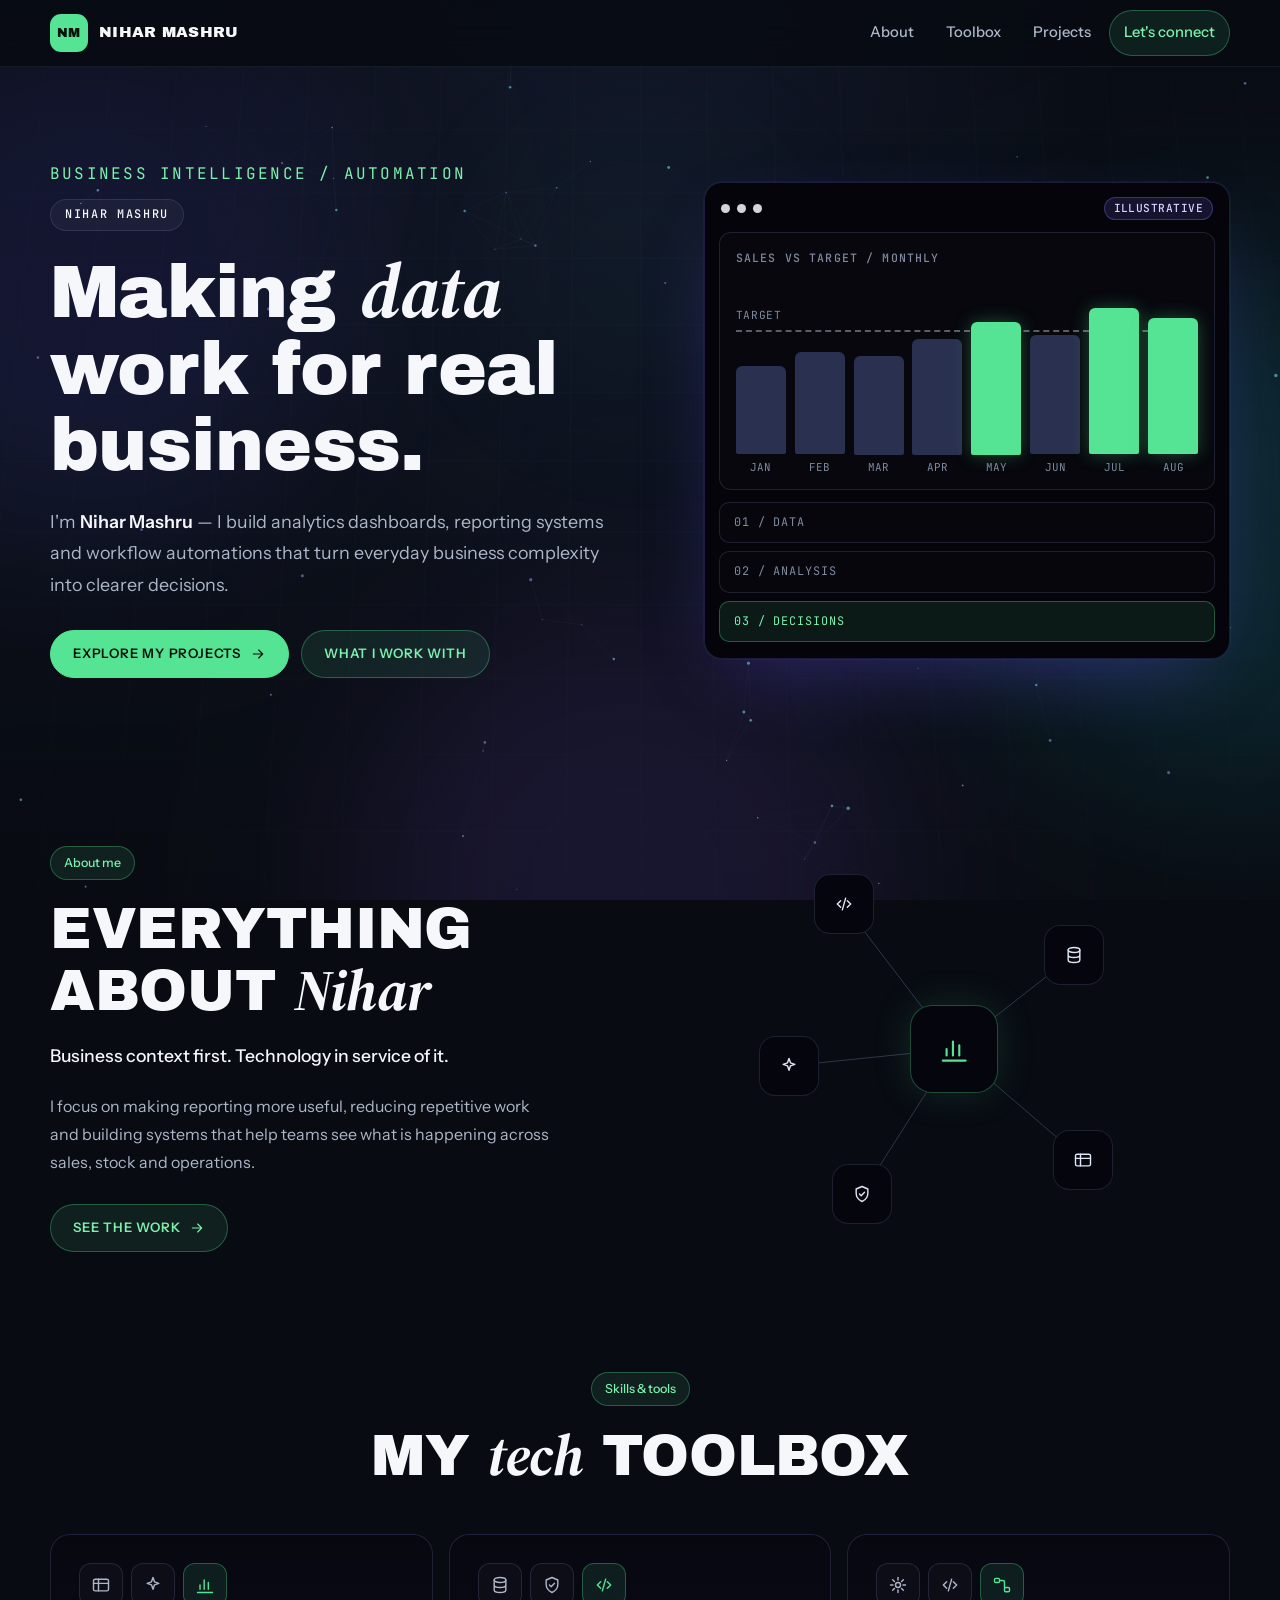
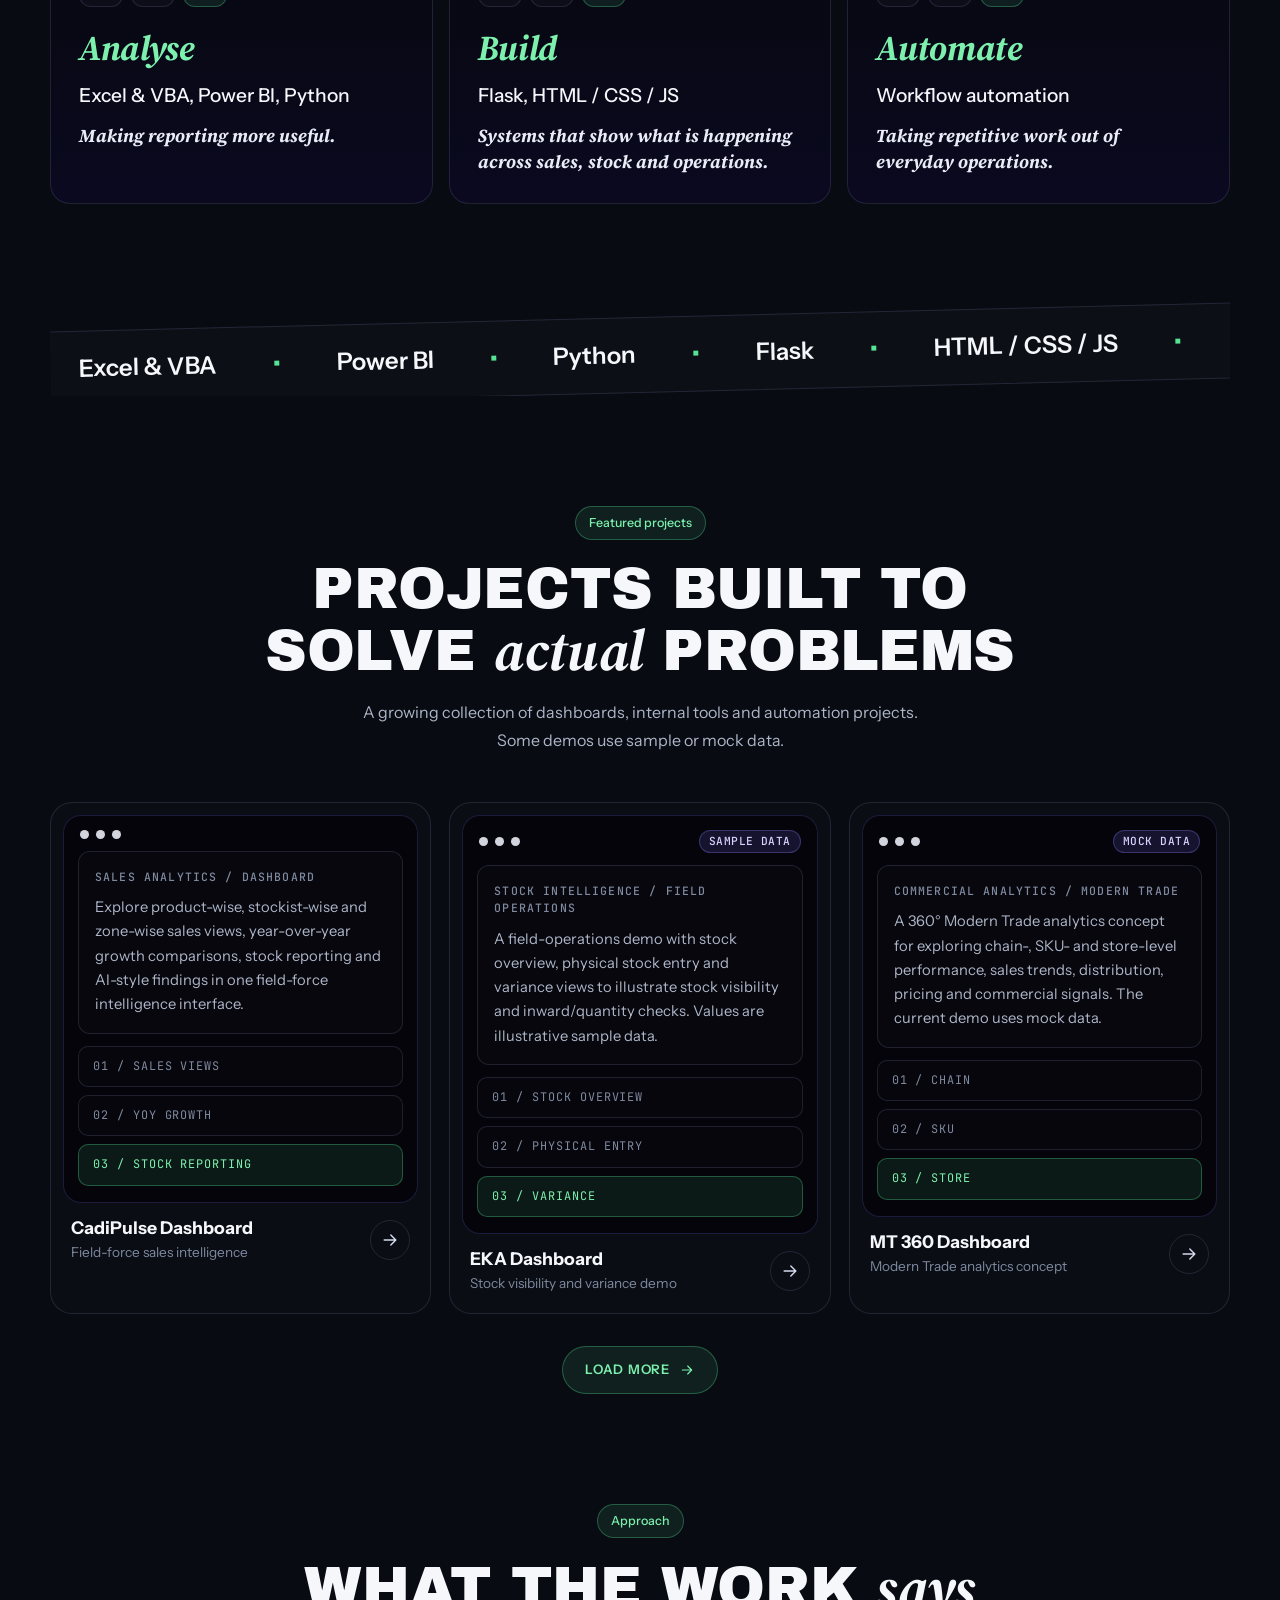
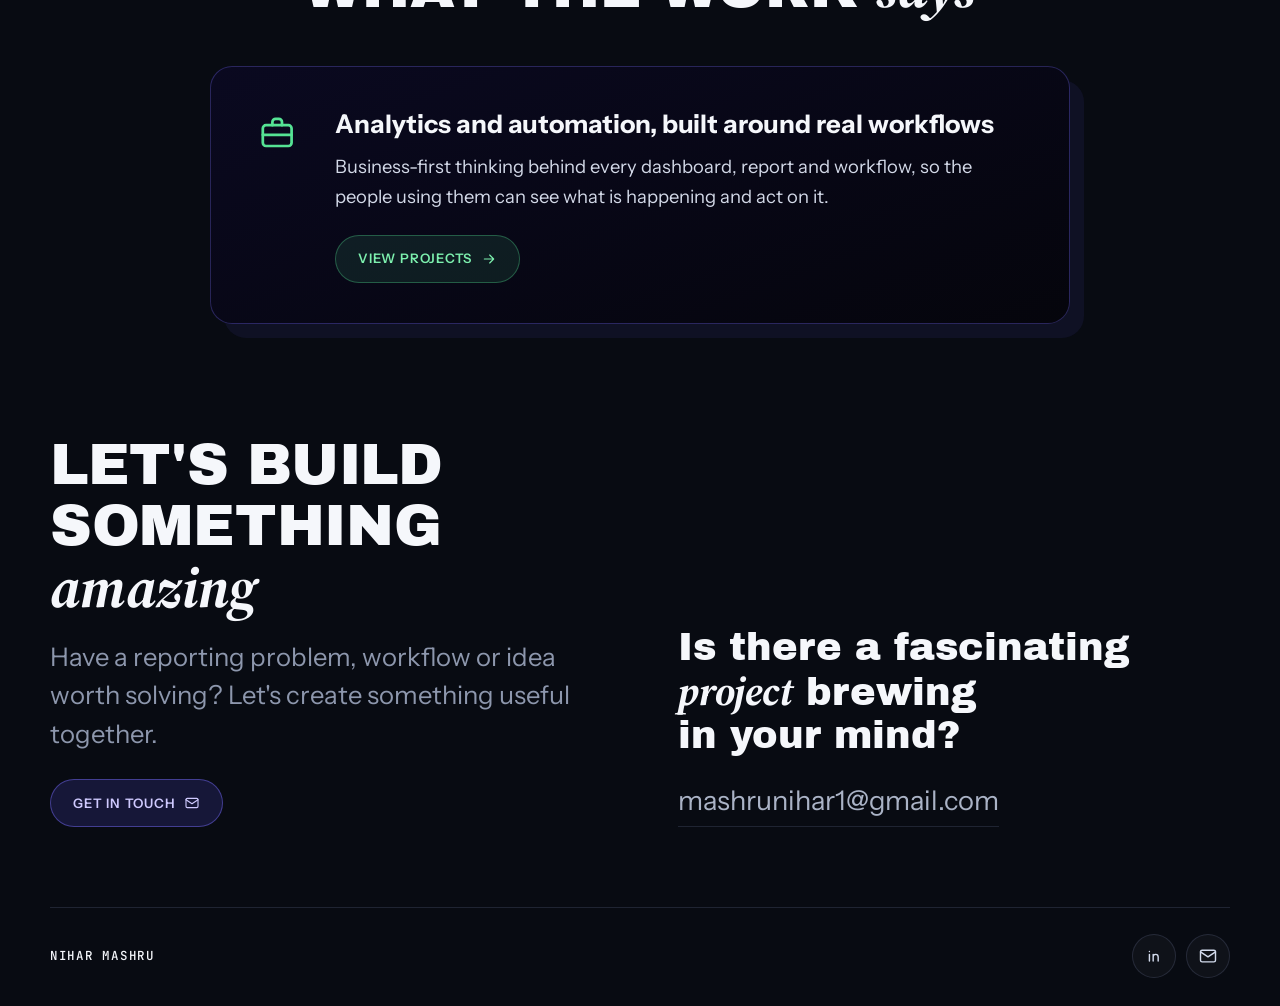
<file: index.html>
<!DOCTYPE html>
<html lang="en">
<head>
  <meta charset="UTF-8">
  <meta name="viewport" content="width=device-width, initial-scale=1, viewport-fit=cover">
  <meta name="theme-color" content="#080b12">
  <meta name="description" content="Nihar Mashru — business analytics, dashboards, workflow automation and decision intelligence projects.">
  <title>Nihar Mashru — Analytics & Automation</title>
  <link rel="preconnect" href="https://fonts.googleapis.com">
  <link rel="preconnect" href="https://fonts.gstatic.com" crossorigin>
  <link href="https://fonts.googleapis.com/css2?family=Archivo+Black&family=Source+Serif+4:ital,wght@1,600;1,700&family=Instrument+Sans:wght@400;500;600&family=JetBrains+Mono:wght@400;500&display=swap" rel="stylesheet">
  <script>document.documentElement.classList.add('js');</script>
  <style>
    :root {
      --bg: #080b12;
      --ink: #f5f7fb;
      --muted: #adb6c8;
      --faint: #7f8aa0;
      --line: rgba(150, 160, 215, .17);
      --card: #070812;
      --green: #55e394;
      --green-ink: #7df0ae;
      --green-soft: rgba(85, 227, 148, .1);
      --green-line: rgba(85, 227, 148, .32);
      --indigo: #6458ff;
      --max: 1180px;
      --gutter: clamp(16px, 4vw, 36px);
      --display: 'Archivo Black', 'Arial Black', Impact, sans-serif;
      --serif: 'Source Serif 4', Georgia, 'Times New Roman', serif;
      --sans: 'Instrument Sans', system-ui, -apple-system, 'Segoe UI', Roboto, sans-serif;
      --mono: 'JetBrains Mono', ui-monospace, SFMono-Regular, Menlo, monospace;
    }
    * { box-sizing: border-box; margin: 0; padding: 0; }
    html { scroll-behavior: smooth; scroll-padding-top: 84px; -webkit-text-size-adjust: 100%; }
    body {
      min-height: 100vh; min-height: 100svh; overflow-x: hidden;
      background: var(--bg); color: var(--ink);
      font-family: var(--sans); font-size: 1rem; line-height: 1.6;
      -webkit-font-smoothing: antialiased; overflow-wrap: break-word;
    }
    a { color: inherit; }
    button { font: inherit; color: inherit; }
    svg { display: block; }
    .icon { width: 1.25rem; height: 1.25rem; fill: none; stroke: currentColor; stroke-width: 1.7; stroke-linecap: round; stroke-linejoin: round; flex: none; }
    :focus-visible { outline: 2px solid var(--green); outline-offset: 3px; border-radius: 8px; }
    .wrap { width: min(var(--max), 100% - var(--gutter) * 2); margin-inline: auto; }
    .ital { font-family: var(--serif); font-style: italic; font-weight: 700; text-transform: none; letter-spacing: -.01em; }

    /* ---------- Background ---------- */
    .scene {
      position: fixed; inset: 0; z-index: -3; overflow: hidden; pointer-events: none;
      background:
        radial-gradient(ellipse at 50% -20%, rgba(64, 82, 145, .22), transparent 55%),
        linear-gradient(180deg, #080b12 0%, #0a0e17 50%, #080b12 100%);
    }
    #particles { position: absolute; inset: 0; width: 100%; height: 100%; opacity: .7; }
    .grid-wash {
      position: absolute; inset: -20%;
      background-image: linear-gradient(rgba(148,166,205,.05) 1px, transparent 1px),
                        linear-gradient(90deg, rgba(148,166,205,.05) 1px, transparent 1px);
      background-size: 64px 64px;
      -webkit-mask-image: radial-gradient(ellipse at 50% 38%, black 0%, transparent 72%);
      mask-image: radial-gradient(ellipse at 50% 38%, black 0%, transparent 72%);
      transform: perspective(900px) rotateX(8deg) scale(1.1);
      opacity: .38;
    }
    .aurora {
      position: absolute; width: 42vw; height: 42vw; min-width: 280px; min-height: 280px;
      border-radius: 50%; filter: blur(90px); opacity: .12; mix-blend-mode: screen;
      animation: drift 22s ease-in-out infinite alternate;
    }
    .aurora.one { top: 0; left: -14%; background: #5a55ff; }
    .aurora.two { top: 28%; right: -18%; background: #12d9dc; animation-delay: -7s; }
    .aurora.three { bottom: -28%; left: 28%; background: #8d55ff; animation-delay: -13s; }
    .cursor-glow {
      position: fixed; width: 460px; height: 460px; border-radius: 50%; z-index: -1;
      pointer-events: none; opacity: .16; filter: blur(85px);
      background: radial-gradient(circle, rgba(98,228,236,.35), transparent 66%);
      transform: translate(-50%, -50%); left: 50%; top: 30%;
    }
    @media (hover: none), (pointer: coarse) { .cursor-glow { display: none; } }
    @keyframes drift { from { transform: translate3d(-4%, -2%, 0) scale(.9); } to { transform: translate3d(8%, 7%, 0) scale(1.12); } }
    .progress { position: fixed; top: 0; left: 0; right: 0; height: 3px; z-index: 60; background: var(--green); transform: scaleX(0); transform-origin: left; box-shadow: 0 0 12px rgba(85,227,148,.6); }

    /* ---------- Shared bits ---------- */
    .pill { display: inline-flex; align-items: center; font-size: .78rem; font-weight: 500; color: var(--green-ink); border: 1px solid var(--green-line); background: var(--green-soft); border-radius: 999px; padding: 6px 13px; }
    .title { font-family: var(--display); font-weight: 400; text-transform: uppercase; letter-spacing: -.005em; line-height: 1.06; font-size: clamp(1.9rem, 5.4vw, 3.6rem); text-wrap: balance; }
    .section { padding-block: clamp(56px, 9vw, 110px) 0; }
    .section-head { text-align: center; display: grid; justify-items: center; gap: 18px; margin-bottom: clamp(28px, 5vw, 48px); }
    .section-note { color: var(--muted); max-width: 52ch; font-size: 1rem; line-height: 1.7; }
    .btn { display: inline-flex; align-items: center; justify-content: center; gap: 9px; min-height: 48px; padding: 0 22px; border-radius: 999px; text-decoration: none; cursor: pointer; font: 600 .82rem/1 var(--sans); letter-spacing: .06em; text-transform: uppercase; border: 1px solid var(--green-line); color: var(--green-ink); background: var(--green-soft); transition: background-color .2s, box-shadow .2s, border-color .2s; }
    .btn:hover { background: rgba(85,227,148,.17); box-shadow: 0 0 28px rgba(85,227,148,.16); }
    .btn-solid { background: var(--green); color: #03120a; border-color: var(--green); }
    .btn-solid:hover { background: #6ef0a6; }
    .btn-indigo { border-color: rgba(120,110,255,.45); background: rgba(100,88,255,.16); color: #cfcaff; }
    .btn-indigo:hover { background: rgba(100,88,255,.28); box-shadow: 0 0 28px rgba(100,88,255,.22); }
    .btn .icon { width: 1rem; height: 1rem; }

    /* window frame used by hero + project cards */
    .win { background: #04040a; border: 1px solid rgba(130,120,255,.2); border-radius: 18px; overflow: hidden; }
    .win-bar { display: flex; align-items: center; gap: 7px; padding: 14px 16px 6px; }
    .win-bar i { width: 9px; height: 9px; border-radius: 50%; background: #e9edf6; opacity: .9; }
    .win-bar .badge { margin-left: auto; }
    .badge { font: 500 .7rem/1 var(--mono); letter-spacing: .04em; color: #d9d2ff; background: rgba(120,110,255,.15); border: 1px solid rgba(140,130,255,.3); border-radius: 999px; padding: 5px 9px; white-space: nowrap; text-transform: uppercase; }
    .win-body { margin: 6px 14px 0; padding: 16px; border: 1px solid var(--line); border-radius: 12px; background: rgba(255,255,255,.015); }
    .kicker { font: 500 .72rem/1.5 var(--mono); letter-spacing: .1em; text-transform: uppercase; color: var(--faint); }
    .steps { list-style: none; display: grid; gap: 8px; padding: 12px 14px 16px; }
    .steps li { font: 400 .74rem/1.3 var(--mono); letter-spacing: .08em; text-transform: uppercase; color: var(--faint); border: 1px solid var(--line); border-radius: 10px; padding: 12px 14px; background: rgba(255,255,255,.012); }
    .steps li.on { color: var(--green-ink); border-color: var(--green-line); background: var(--green-soft); }

    /* ---------- Nav ---------- */
    .nav { position: sticky; top: 0; z-index: 40; background: rgba(8,11,18,.86); -webkit-backdrop-filter: blur(16px); backdrop-filter: blur(16px); border-bottom: 1px solid rgba(150,160,215,.1); padding-top: env(safe-area-inset-top, 0px); }
    .nav-inner { min-height: 66px; display: flex; align-items: center; justify-content: space-between; gap: 14px; }
    .brand { display: inline-flex; align-items: center; gap: 11px; text-decoration: none; font: 400 .95rem/1 var(--display); letter-spacing: .02em; text-transform: uppercase; }
    .brand-mark { width: 38px; height: 38px; border-radius: 11px; display: grid; place-items: center; background: var(--green); color: #03120a; font-size: .8rem; }
    .nav-links { display: flex; align-items: center; gap: 4px; }
    .nav-links a { text-decoration: none; color: var(--muted); font-size: .92rem; font-weight: 500; padding: 10px 14px; border-radius: 999px; transition: color .2s; }
    .nav-links a:hover { color: var(--green-ink); }
    .nav-links a.nav-cta { color: var(--green-ink); border: 1px solid var(--green-line); background: var(--green-soft); }

    /* ---------- Hero ---------- */
    .hero { display: grid; grid-template-columns: minmax(0, 1.05fr) minmax(0, .95fr); gap: clamp(32px, 6vw, 72px); align-items: center; padding-block: clamp(44px, 8vw, 96px) clamp(24px, 4vw, 48px); }
    .eyebrow { font: 400 clamp(.85rem, 1.6vw, 1rem)/1.4 var(--mono); letter-spacing: .14em; text-transform: uppercase; color: var(--green-ink); margin-bottom: 14px; }
    .name-pill { display: inline-flex; font: 500 .74rem/1 var(--mono); letter-spacing: .14em; text-transform: uppercase; border: 1px solid var(--line); background: rgba(255,255,255,.04); border-radius: 999px; padding: 9px 14px; margin-bottom: 20px; }
    h1 { font-family: var(--display); font-weight: 400; font-size: clamp(2.5rem, 6.4vw, 4.6rem); line-height: 1.04; letter-spacing: -.01em; text-wrap: balance; }
    h1 .ital { font-size: 1.04em; }
    .hero-copy { margin-top: 22px; color: var(--muted); font-size: clamp(1rem, 1.5vw, 1.12rem); line-height: 1.75; max-width: 34em; }
    .hero-copy strong { color: var(--ink); font-weight: 600; }
    .hero-actions { display: flex; flex-wrap: wrap; gap: 12px; margin-top: 30px; }

    .hero-win { box-shadow: 0 30px 80px -30px rgba(100,88,255,.4), 0 0 0 1px rgba(85,227,148,.05); min-width: 0; }
    .plot { position: relative; display: grid; grid-template-columns: repeat(8, minmax(0,1fr)); gap: clamp(5px, 1.1vw, 9px); height: clamp(130px, 20vw, 170px); align-items: end; margin-top: 18px; }
    .target { position: absolute; left: 0; right: 0; bottom: 72%; border-top: 2px dashed rgba(173,182,200,.5); pointer-events: none; }
    .target span { position: absolute; left: 0; top: -22px; font: 400 .7rem/1 var(--mono); color: var(--faint); letter-spacing: .06em; }
    .bar { height: var(--h); border-radius: 6px 6px 2px 2px; background: #2a3150; transform-origin: bottom; animation: grow .9s cubic-bezier(.2,.7,.2,1) both; animation-delay: calc(var(--i) * 70ms + 300ms); }
    .bar.hit { background: var(--green); box-shadow: 0 0 18px rgba(85,227,148,.3); }
    .months { display: grid; grid-template-columns: repeat(8, minmax(0,1fr)); gap: clamp(5px, 1.1vw, 9px); margin-top: 8px; text-align: center; font: 400 .68rem/1 var(--mono); color: var(--faint); }
    .win-note { margin-top: 14px; font: 400 .7rem/1.4 var(--mono); color: var(--faint); letter-spacing: .06em; text-transform: uppercase; }
    @keyframes grow { from { transform: scaleY(0); } to { transform: scaleY(1); } }

    /* ---------- About ---------- */
    .about { display: grid; grid-template-columns: minmax(0, 1fr) minmax(0, 1fr); gap: clamp(28px, 6vw, 80px); align-items: center; }
    .about .title { margin-top: 18px; }
    .about p { margin-top: 20px; color: var(--muted); line-height: 1.75; max-width: 46ch; }
    .about .lead { color: var(--ink); font-weight: 500; font-size: 1.1rem; }
    .about .btn { margin-top: 28px; }
    .graph { position: relative; width: 100%; max-width: 460px; aspect-ratio: 1.08; margin-inline: auto; }
    .graph svg.lines { position: absolute; inset: 0; width: 100%; height: 100%; }
    .graph svg.lines line { stroke: rgba(150,160,215,.28); stroke-width: 1; vector-effect: non-scaling-stroke; }
    .node { position: absolute; translate: -50% -50%; width: clamp(46px, 10vw, 60px); aspect-ratio: 1; border-radius: 16px; display: grid; place-items: center; background: #05060d; border: 1px solid var(--line); color: #dfe5f3; animation: bob 6s ease-in-out infinite; }
    .node.main { width: clamp(64px, 14vw, 88px); border-radius: 22px; border-color: var(--green-line); color: var(--green); box-shadow: 0 0 40px rgba(85,227,148,.14); }
    .node.main .icon { width: 1.9rem; height: 1.9rem; }
    @keyframes bob { 0%,100% { transform: translateY(0); } 50% { transform: translateY(-7px); } }

    /* ---------- Toolbox ---------- */
    .tools { display: grid; grid-template-columns: repeat(3, minmax(0,1fr)); gap: 16px; }
    .tool { border: 1px solid var(--line); border-radius: 20px; padding: clamp(20px, 3vw, 28px); background: linear-gradient(180deg, #07080f, #0a0920); display: flex; flex-direction: column; gap: 14px; }
    .tool-icons { display: flex; gap: 8px; margin-bottom: 8px; }
    .tool-icons span { width: 44px; height: 44px; border-radius: 12px; display: grid; place-items: center; border: 1px solid var(--line); background: rgba(255,255,255,.025); color: var(--muted); }
    .tool-icons span:last-child { color: var(--green); border-color: var(--green-line); background: var(--green-soft); }
    .tool h3 { font-size: clamp(1.8rem, 3.4vw, 2.2rem); line-height: 1.1; color: var(--green-ink); }
    .tool .list { font-size: 1.2rem; line-height: 1.45; font-weight: 500; }
    .tool .tag { font-family: var(--serif); font-style: italic; font-weight: 700; font-size: 1.15rem; line-height: 1.4; color: #e9ecf6; }
    .marquee-wrap { margin-top: clamp(36px, 6vw, 64px); overflow: hidden; padding-block: 26px; }
    .marquee { display: flex; width: max-content; transform: rotate(-1.4deg); border-block: 1px solid var(--line); background: rgba(255,255,255,.02); animation: slide 32s linear infinite; }
    .marquee span { padding: 18px 28px; font-weight: 600; font-size: clamp(1.1rem, 2.4vw, 1.5rem); white-space: nowrap; }
    .marquee span::after { content: '•'; margin-left: 56px; color: var(--green); }
    @keyframes slide { to { transform: rotate(-1.4deg) translateX(-50%); } }

    /* ---------- Projects ---------- */
    .grid { display: grid; grid-template-columns: repeat(3, minmax(0,1fr)); gap: 18px; }
    .proj { display: flex; flex-direction: column; gap: 14px; padding: 12px 12px 18px; border: 1px solid var(--line); border-radius: 22px; text-decoration: none; background: rgba(255,255,255,.012); transition: border-color .25s, transform .25s, background-color .25s; min-width: 0; }
    .proj[hidden] { display: none; }
    @media (hover: hover) {
      .proj:hover { border-color: var(--green-line); background: rgba(85,227,148,.03); transform: translateY(-3px); }
      .proj:hover .arrow { background: var(--green); color: #03120a; border-color: var(--green); }
    }
    .proj .win-desc { margin-top: 10px; font-size: .92rem; line-height: 1.65; color: var(--muted); }
    .proj-foot { display: flex; align-items: center; justify-content: space-between; gap: 14px; padding-inline: 8px; }
    .proj-foot h3 { font: 700 1.1rem/1.3 var(--sans); }
    .proj-foot p { color: var(--faint); font-size: .85rem; margin-top: 2px; }
    .arrow { width: 40px; height: 40px; flex: none; border-radius: 50%; border: 1px solid var(--line); display: grid; place-items: center; color: #d3dbed; transition: background-color .25s, color .25s, border-color .25s; }
    .more { display: flex; justify-content: center; margin-top: 32px; }

    /* ---------- Work says ---------- */
    .says { position: relative; max-width: 860px; margin-inline: auto; border: 1px solid rgba(120,110,255,.3); border-radius: 22px; padding: clamp(22px, 4vw, 40px); background: linear-gradient(160deg, #0a0920, #05050c); display: grid; grid-template-columns: auto minmax(0,1fr); gap: 20px clamp(16px, 3vw, 32px); box-shadow: 14px 14px 0 rgba(100,88,255,.08); }
    .says-icon { width: 52px; height: 52px; display: grid; place-items: center; color: var(--green); }
    .says-icon .icon { width: 2.4rem; height: 2.4rem; }
    .says h3 { font: 700 clamp(1.25rem, 2.6vw, 1.6rem)/1.3 var(--sans); }
    .says p { margin-top: 12px; color: #d3d9e8; font-size: clamp(1rem, 1.8vw, 1.15rem); line-height: 1.65; }
    .says .btn { margin-top: 22px; }

    /* ---------- Contact ---------- */
    .cta { display: grid; grid-template-columns: minmax(0,1fr) minmax(0,1fr); gap: clamp(28px, 6vw, 80px); align-items: end; padding-bottom: clamp(48px, 7vw, 80px); }
    .cta p.lead { margin-top: 20px; font-size: clamp(1.15rem, 2.4vw, 1.6rem); line-height: 1.5; color: #8d97ad; max-width: 24em; }
    .cta .btn { margin-top: 26px; }
    .cta-right h3 { font-family: var(--display); font-weight: 400; font-size: clamp(1.5rem, 3.4vw, 2.4rem); line-height: 1.12; text-wrap: balance; }
    .cta-right h3 .ital { font-size: 1.04em; }
    .mail { display: inline-block; margin-top: 22px; font-size: clamp(1.1rem, 2.6vw, 1.7rem); color: #aab3c6; text-decoration: none; overflow-wrap: anywhere; border-bottom: 1px solid var(--line); padding-bottom: 4px; transition: color .2s, border-color .2s; }
    .mail:hover { color: var(--green-ink); border-color: var(--green-line); }
    .footer { border-top: 1px solid var(--line); padding-block: 26px calc(28px + env(safe-area-inset-bottom, 0px)); display: flex; align-items: center; justify-content: space-between; gap: 16px; flex-wrap: wrap; }
    .footer .who { font: 500 .78rem/1 var(--mono); letter-spacing: .14em; text-transform: uppercase; }
    .socials { display: flex; gap: 10px; }
    .socials a { width: 44px; height: 44px; border-radius: 50%; border: 1px solid var(--line); display: grid; place-items: center; color: #d3dbed; background: rgba(255,255,255,.03); transition: color .2s, border-color .2s; }
    .socials a:hover { color: var(--green-ink); border-color: var(--green-line); }
    .totop { position: fixed; right: max(16px, env(safe-area-inset-right)); bottom: calc(16px + env(safe-area-inset-bottom, 0px)); z-index: 50; width: 48px; height: 48px; border-radius: 50%; border: 1px solid var(--line); background: rgba(20,22,34,.9); color: #e9edf6; display: grid; place-items: center; cursor: pointer; opacity: 0; visibility: hidden; transform: translateY(8px); transition: opacity .25s, transform .25s, visibility .25s; -webkit-backdrop-filter: blur(8px); backdrop-filter: blur(8px); }
    .totop.show { opacity: 1; visibility: visible; transform: none; }

    .js .reveal { opacity: 0; transform: translateY(20px); transition: opacity .65s ease, transform .65s cubic-bezier(.2,.7,.2,1); }
    .js .reveal.visible { opacity: 1; transform: none; }

    /* ---------- Responsive ---------- */
    @media (max-width: 960px) {
      .hero, .about, .cta { grid-template-columns: minmax(0,1fr); }
      .grid { grid-template-columns: repeat(2, minmax(0,1fr)); }
      .tools { grid-template-columns: minmax(0,1fr); }
      .tool { display: grid; grid-template-columns: auto minmax(0,1fr); gap: 6px 22px; align-items: start; }
      .tool-icons { grid-row: span 3; flex-direction: column; margin: 0; }
      .graph { max-width: 400px; }
    }
    @media (max-width: 640px) {
      html { scroll-padding-top: 74px; }
      .nav-inner { min-height: 62px; }
      .nav-links a:not(.nav-cta) { display: none; }
      .grid { grid-template-columns: minmax(0,1fr); }
      .tool { display: flex; }
      .tool-icons { flex-direction: row; }
      .hero-actions .btn, .about .btn, .cta .btn { width: 100%; }
      .says { grid-template-columns: minmax(0,1fr); box-shadow: 8px 8px 0 rgba(100,88,255,.08); }
      .says .btn { width: 100%; }
      .footer { flex-direction: column; align-items: flex-start; }
    }
    @media (max-width: 360px) { .brand span:last-child { display: none; } }
    @media (prefers-reduced-motion: reduce) {
      html { scroll-behavior: auto; }
      *, *::before, *::after { animation: none !important; transition: none !important; }
      .js .reveal { opacity: 1; transform: none; }
      .marquee { transform: rotate(-1.4deg); }
      #particles { display: none; }
    }
  </style>
</head>
<body>
  <svg width="0" height="0" style="position:absolute" aria-hidden="true" focusable="false">
    <symbol id="i-chart" viewBox="0 0 24 24"><path d="M3 21h18M6 17v-5M11 17V6M16 17v-8"/></symbol>
    <symbol id="i-db" viewBox="0 0 24 24"><ellipse cx="12" cy="6" rx="7" ry="3"/><path d="M5 6v6c0 1.7 3.1 3 7 3s7-1.3 7-3V6M5 12v6c0 1.7 3.1 3 7 3s7-1.3 7-3v-6"/></symbol>
    <symbol id="i-gear" viewBox="0 0 24 24"><circle cx="12" cy="12" r="3"/><path d="M12 3v3M12 18v3M3 12h3M18 12h3M5.6 5.6l2.1 2.1M16.3 16.3l2.1 2.1M18.4 5.6l-2.1 2.1M7.7 16.3l-2.1 2.1"/></symbol>
    <symbol id="i-shield" viewBox="0 0 24 24"><path d="M12 3l7 3v5c0 5-3 8-7 10-4-2-7-5-7-10V6z"/><path d="M9 12l2 2 4-4"/></symbol>
    <symbol id="i-spark" viewBox="0 0 24 24"><path d="M12 3l1.8 5.2L19 10l-5.2 1.8L12 17l-1.8-5.2L5 10l5.2-1.8z"/></symbol>
    <symbol id="i-table" viewBox="0 0 24 24"><rect x="3" y="5" width="18" height="14" rx="2"/><path d="M3 10h18M9 5v14"/></symbol>
    <symbol id="i-code" viewBox="0 0 24 24"><path d="M8 8l-4 4 4 4M16 8l4 4-4 4M14 5l-4 14"/></symbol>
    <symbol id="i-flow" viewBox="0 0 24 24"><rect x="3" y="4" width="6" height="5" rx="1.5"/><rect x="15" y="15" width="6" height="5" rx="1.5"/><path d="M9 6.5h4a2 2 0 0 1 2 2V15"/></symbol>
    <symbol id="i-briefcase" viewBox="0 0 24 24"><rect x="3" y="7" width="18" height="13" rx="2"/><path d="M9 7V5a2 2 0 0 1 2-2h2a2 2 0 0 1 2 2v2M3 13h18"/></symbol>
    <symbol id="i-mail" viewBox="0 0 24 24"><rect x="3" y="5" width="18" height="14" rx="2"/><path d="M3 7l9 6 9-6"/></symbol>
    <symbol id="i-linkedin" viewBox="0 0 24 24"><path d="M6.5 10v8M6.5 6.5v.01M11 18v-8m0 3c0-2 1.4-3 3-3s3 1 3 3.2V18"/></symbol>
    <symbol id="i-arrow" viewBox="0 0 24 24"><path d="M5 12h14M13 6l6 6-6 6"/></symbol>
    <symbol id="i-up" viewBox="0 0 24 24"><path d="M6 15l6-6 6 6M6 9h12"/></symbol>
  </svg>

  <div class="scene" aria-hidden="true">
    <canvas id="particles"></canvas>
    <div class="grid-wash"></div>
    <div class="aurora one"></div><div class="aurora two"></div><div class="aurora three"></div>
  </div>
  <div class="cursor-glow" id="cursorGlow" aria-hidden="true"></div>
  <div class="progress" id="progress" aria-hidden="true"></div>

  <header class="nav">
    <div class="wrap nav-inner">
      <a class="brand" href="#top" aria-label="Nihar Mashru, home"><span class="brand-mark">NM</span><span>Nihar Mashru</span></a>
      <nav class="nav-links" aria-label="Primary">
        <a href="#about">About</a>
        <a href="#tools">Toolbox</a>
        <a href="#work">Projects</a>
        <a class="nav-cta" href="#contact">Let's connect</a>
      </nav>
    </div>
  </header>

  <main id="top">
    <!-- HERO -->
    <section class="wrap hero" aria-labelledby="hero-title">
      <div>
        <p class="eyebrow">Business intelligence / Automation</p>
        <span class="name-pill">Nihar Mashru</span>
        <h1 id="hero-title">Making <span class="ital">data</span> work for real business.</h1>
        <p class="hero-copy">I'm <strong>Nihar Mashru</strong> — I build analytics dashboards, reporting systems and workflow automations that turn everyday business complexity into clearer decisions.</p>
        <div class="hero-actions">
          <a class="btn btn-solid" href="#work">Explore my projects <svg class="icon"><use href="#i-arrow"/></svg></a>
          <a class="btn" href="#tools">What I work with</a>
        </div>
      </div>

      <div class="win hero-win" aria-label="Illustrative analytics preview">
        <div class="win-bar"><i></i><i></i><i></i><span class="badge">Illustrative</span></div>
        <div class="win-body">
          <p class="kicker">Sales vs target / monthly</p>
          <div class="plot" role="img" aria-label="Illustrative bar chart. Sales are above target in May, July and August, and below target in the other months shown.">
            <div class="target"><span>TARGET</span></div>
            <div class="bar" style="--h:52%;--i:0"></div>
            <div class="bar" style="--h:60%;--i:1"></div>
            <div class="bar" style="--h:58%;--i:2"></div>
            <div class="bar" style="--h:68%;--i:3"></div>
            <div class="bar hit" style="--h:78%;--i:4"></div>
            <div class="bar" style="--h:70%;--i:5"></div>
            <div class="bar hit" style="--h:86%;--i:6"></div>
            <div class="bar hit" style="--h:80%;--i:7"></div>
          </div>
          <div class="months" aria-hidden="true"><span>JAN</span><span>FEB</span><span>MAR</span><span>APR</span><span>MAY</span><span>JUN</span><span>JUL</span><span>AUG</span></div>
        </div>
        <ul class="steps">
          <li>01 / Data</li>
          <li>02 / Analysis</li>
          <li class="on">03 / Decisions</li>
        </ul>
      </div>
    </section>

    <!-- ABOUT -->
    <section class="wrap section" id="about" aria-labelledby="about-title">
      <div class="about">
        <div class="reveal">
          <span class="pill">About me</span>
          <h2 class="title" id="about-title">Everything about <span class="ital">Nihar</span></h2>
          <p class="lead">Business context first. Technology in service of it.</p>
          <p>I focus on making reporting more useful, reducing repetitive work and building systems that help teams see what is happening across sales, stock and operations.</p>
          <a class="btn" href="#work">See the work <svg class="icon"><use href="#i-arrow"/></svg></a>
        </div>
        <div class="graph reveal" aria-hidden="true">
          <svg class="lines" viewBox="0 0 100 100" preserveAspectRatio="none">
            <line x1="50" y1="50" x2="26" y2="16"/><line x1="50" y1="50" x2="76" y2="28"/>
            <line x1="50" y1="50" x2="14" y2="54"/><line x1="50" y1="50" x2="30" y2="84"/>
            <line x1="50" y1="50" x2="78" y2="76"/>
          </svg>
          <div class="node" style="left:26%;top:16%"><svg class="icon"><use href="#i-code"/></svg></div>
          <div class="node" style="left:76%;top:28%;animation-delay:-1.5s"><svg class="icon"><use href="#i-db"/></svg></div>
          <div class="node" style="left:14%;top:54%;animation-delay:-3s"><svg class="icon"><use href="#i-spark"/></svg></div>
          <div class="node" style="left:30%;top:84%;animation-delay:-4.5s"><svg class="icon"><use href="#i-shield"/></svg></div>
          <div class="node" style="left:78%;top:76%;animation-delay:-2.2s"><svg class="icon"><use href="#i-table"/></svg></div>
          <div class="node main" style="left:50%;top:50%"><svg class="icon"><use href="#i-chart"/></svg></div>
        </div>
      </div>
    </section>

    <!-- TOOLBOX -->
    <section class="wrap section" id="tools" aria-labelledby="tools-title">
      <div class="section-head reveal">
        <span class="pill">Skills &amp; tools</span>
        <h2 class="title" id="tools-title">My <span class="ital">tech</span> toolbox</h2>
      </div>
      <div class="tools">
        <article class="tool reveal">
          <div class="tool-icons"><span><svg class="icon"><use href="#i-table"/></svg></span><span><svg class="icon"><use href="#i-spark"/></svg></span><span><svg class="icon"><use href="#i-chart"/></svg></span></div>
          <h3 class="ital">Analyse</h3>
          <p class="list">Excel &amp; VBA, Power BI, Python</p>
          <p class="tag">Making reporting more useful.</p>
        </article>
        <article class="tool reveal">
          <div class="tool-icons"><span><svg class="icon"><use href="#i-db"/></svg></span><span><svg class="icon"><use href="#i-shield"/></svg></span><span><svg class="icon"><use href="#i-code"/></svg></span></div>
          <h3 class="ital">Build</h3>
          <p class="list">Flask, HTML / CSS / JS</p>
          <p class="tag">Systems that show what is happening across sales, stock and operations.</p>
        </article>
        <article class="tool reveal">
          <div class="tool-icons"><span><svg class="icon"><use href="#i-gear"/></svg></span><span><svg class="icon"><use href="#i-code"/></svg></span><span><svg class="icon"><use href="#i-flow"/></svg></span></div>
          <h3 class="ital">Automate</h3>
          <p class="list">Workflow automation</p>
          <p class="tag">Taking repetitive work out of everyday operations.</p>
        </article>
      </div>
      <div class="marquee-wrap" aria-hidden="true">
        <div class="marquee">
          <span>Excel &amp; VBA</span><span>Power BI</span><span>Python</span><span>Flask</span><span>HTML / CSS / JS</span><span>Workflow Automation</span>
          <span>Excel &amp; VBA</span><span>Power BI</span><span>Python</span><span>Flask</span><span>HTML / CSS / JS</span><span>Workflow Automation</span>
        </div>
      </div>
    </section>

    <!-- PROJECTS -->
    <section class="wrap section" id="work" aria-labelledby="work-title">
      <div class="section-head reveal">
        <span class="pill">Featured projects</span>
        <h2 class="title" id="work-title">Projects built to solve <span class="ital">actual</span> problems</h2>
        <p class="section-note">A growing collection of dashboards, internal tools and automation projects. Some demos use sample or mock data.</p>
      </div>

      <div class="grid" id="projectGrid">
        <a class="proj reveal" href="CadiPulse_Dashboard.html">
          <div class="win">
            <div class="win-bar"><i></i><i></i><i></i></div>
            <div class="win-body">
              <p class="kicker">Sales analytics / Dashboard</p>
              <p class="win-desc">Explore product-wise, stockist-wise and zone-wise sales views, year-over-year growth comparisons, stock reporting and AI-style findings in one field-force intelligence interface.</p>
            </div>
            <ul class="steps"><li>01 / Sales views</li><li>02 / YoY growth</li><li class="on">03 / Stock reporting</li></ul>
          </div>
          <div class="proj-foot"><div><h3>CadiPulse Dashboard</h3><p>Field-force sales intelligence</p></div><span class="arrow"><svg class="icon"><use href="#i-arrow"/></svg></span></div>
        </a>

        <a class="proj reveal" href="EKA_Dashboard.html">
          <div class="win">
            <div class="win-bar"><i></i><i></i><i></i><span class="badge">Sample data</span></div>
            <div class="win-body">
              <p class="kicker">Stock intelligence / Field operations</p>
              <p class="win-desc">A field-operations demo with stock overview, physical stock entry and variance views to illustrate stock visibility and inward/quantity checks. Values are illustrative sample data.</p>
            </div>
            <ul class="steps"><li>01 / Stock overview</li><li>02 / Physical entry</li><li class="on">03 / Variance</li></ul>
          </div>
          <div class="proj-foot"><div><h3>EKA Dashboard</h3><p>Stock visibility and variance demo</p></div><span class="arrow"><svg class="icon"><use href="#i-arrow"/></svg></span></div>
        </a>

        <a class="proj reveal" href="mt360/index2.html">
          <div class="win">
            <div class="win-bar"><i></i><i></i><i></i><span class="badge">Mock data</span></div>
            <div class="win-body">
              <p class="kicker">Commercial analytics / Modern trade</p>
              <p class="win-desc">A 360° Modern Trade analytics concept for exploring chain-, SKU- and store-level performance, sales trends, distribution, pricing and commercial signals. The current demo uses mock data.</p>
            </div>
            <ul class="steps"><li>01 / Chain</li><li>02 / SKU</li><li class="on">03 / Store</li></ul>
          </div>
          <div class="proj-foot"><div><h3>MT 360 Dashboard</h3><p>Modern Trade analytics concept</p></div><span class="arrow"><svg class="icon"><use href="#i-arrow"/></svg></span></div>
        </a>

        <a class="proj reveal extra" href="HO_Order_Form.html">
          <div class="win">
            <div class="win-bar"><i></i><i></i><i></i></div>
            <div class="win-body">
              <p class="kicker">Workflow / Data validation</p>
              <p class="win-desc">A guided order-entry workflow covering customer and hospital details, division selection, dynamic product rows, CC email details, attachments and a submission confirmation flow.</p>
            </div>
            <ul class="steps"><li>01 / Customer</li><li>02 / Products</li><li class="on">03 / Submission</li></ul>
          </div>
          <div class="proj-foot"><div><h3>HO Order Form</h3><p>Guided order-entry workflow</p></div><span class="arrow"><svg class="icon"><use href="#i-arrow"/></svg></span></div>
        </a>

        <a class="proj reveal extra" href="New_Stk.html">
          <div class="win">
            <div class="win-bar"><i></i><i></i><i></i></div>
            <div class="win-body">
              <p class="kicker">Master data / Operations</p>
              <p class="win-desc">A multi-step stockist onboarding/request experience with applicant details, progress tracking, submission confirmation, document resubmission and an admin records interface.</p>
            </div>
            <ul class="steps"><li>01 / Applicant</li><li>02 / Progress</li><li class="on">03 / Admin records</li></ul>
          </div>
          <div class="proj-foot"><div><h3>New Stockist / Extension Code Form</h3><p>Stockist onboarding and requests</p></div><span class="arrow"><svg class="icon"><use href="#i-arrow"/></svg></span></div>
        </a>

        <a class="proj reveal extra" href="SAP_RUNNER.html">
          <div class="win">
            <div class="win-bar"><i></i><i></i><i></i></div>
            <div class="win-body">
              <p class="kicker">Automation / SAP</p>
              <p class="win-desc">An interactive SAP automation concept with a run control, execution log, reset/clear actions and a report table to demonstrate how repetitive operational steps could be orchestrated.</p>
            </div>
            <ul class="steps"><li>01 / Run</li><li>02 / Execution log</li><li class="on">03 / Report</li></ul>
          </div>
          <div class="proj-foot"><div><h3>SAP Runner</h3><p>SAP automation concept</p></div><span class="arrow"><svg class="icon"><use href="#i-arrow"/></svg></span></div>
        </a>

        <a class="proj reveal extra" href="Dispatch_Tracker.html">
          <div class="win">
            <div class="win-bar"><i></i><i></i><i></i><span class="badge">Sample data</span></div>
            <div class="win-body">
              <p class="kicker">Supply chain / Tracking</p>
              <p class="win-desc">A supply-chain demo with separate order-tracking and stock-gap views, helping users inspect order progress and identify potential quantity gaps. The displayed records are sample data.</p>
            </div>
            <ul class="steps"><li>01 / Order tracking</li><li>02 / Stock gap</li><li class="on">03 / Quantity check</li></ul>
          </div>
          <div class="proj-foot"><div><h3>Dispatch Tracker</h3><p>Order progress and stock gaps</p></div><span class="arrow"><svg class="icon"><use href="#i-arrow"/></svg></span></div>
        </a>

        <a class="proj reveal extra" href="Ticket_System.html">
          <div class="win">
            <div class="win-bar"><i></i><i></i><i></i><span class="badge">Sample data</span></div>
            <div class="win-body">
              <p class="kicker">Support system / Operations</p>
              <p class="win-desc">A support-desk concept with dashboard and ticket-raising views for Modern Trade and EKA requests, including status and priority-style tracking. Ticket creation is disabled in this static demo.</p>
            </div>
            <ul class="steps"><li>01 / Raise</li><li>02 / Status</li><li class="on">03 / Priority</li></ul>
          </div>
          <div class="proj-foot"><div><h3>MT &amp; EKA Ticket Desk</h3><p>Support desk concept</p></div><span class="arrow"><svg class="icon"><use href="#i-arrow"/></svg></span></div>
        </a>
      </div>

      <div class="more"><button class="btn" id="moreBtn" type="button" aria-expanded="false" hidden>Load more <svg class="icon"><use href="#i-arrow"/></svg></button></div>
    </section>

    <!-- WHAT THE WORK SAYS -->
    <section class="wrap section" aria-labelledby="says-title">
      <div class="section-head reveal">
        <span class="pill">Approach</span>
        <h2 class="title" id="says-title">What the work <span class="ital">says</span></h2>
      </div>
      <div class="says reveal">
        <span class="says-icon" aria-hidden="true"><svg class="icon"><use href="#i-briefcase"/></svg></span>
        <div>
          <h3>Analytics and automation, built around real workflows</h3>
          <p>Business-first thinking behind every dashboard, report and workflow, so the people using them can see what is happening and act on it.</p>
          <a class="btn" href="#work">View projects <svg class="icon"><use href="#i-arrow"/></svg></a>
        </div>
      </div>
    </section>

    <!-- CONTACT -->
    <section class="wrap section" id="contact" aria-labelledby="contact-title">
      <div class="cta">
        <div class="reveal">
          <h2 class="title" id="contact-title">Let's build something <span class="ital">amazing</span></h2>
          <p class="lead">Have a reporting problem, workflow or idea worth solving? Let's create something useful together.</p>
          <a class="btn btn-indigo" href="mailto:mashrunihar1@gmail.com">Get in touch <svg class="icon"><use href="#i-mail"/></svg></a>
        </div>
        <div class="cta-right reveal">
          <h3>Is there a fascinating <span class="ital">project</span> brewing in your mind?</h3>
          <a class="mail" href="mailto:mashrunihar1@gmail.com">mashrunihar1@gmail.com</a>
        </div>
      </div>
    </section>
  </main>

  <footer class="wrap footer">
    <span class="who">Nihar Mashru</span>
    <div class="socials">
      <a href="https://www.linkedin.com/in/nihar-mashru-5180281bb" target="_blank" rel="noopener" aria-label="LinkedIn"><svg class="icon"><use href="#i-linkedin"/></svg></a>
      <a href="mailto:mashrunihar1@gmail.com" aria-label="Email"><svg class="icon"><use href="#i-mail"/></svg></a>
    </div>
  </footer>

  <button class="totop" id="toTop" type="button" aria-label="Back to top"><svg class="icon"><use href="#i-up"/></svg></button>

  <script>
    (function () {
      var reduce = window.matchMedia('(prefers-reduced-motion: reduce)').matches;

      /* particle network background */
      (function () {
        var canvas = document.getElementById('particles');
        var ctx = canvas.getContext('2d');
        var glow = document.getElementById('cursorGlow');
        var width = 0, height = 0, points = [], raf = 0, running = false;
        var pointer = { x: -1000, y: -1000, active: false };
        function resize() {
          width = window.innerWidth; height = window.innerHeight;
          var ratio = Math.min(window.devicePixelRatio || 1, 1.7);
          canvas.width = Math.floor(width * ratio); canvas.height = Math.floor(height * ratio);
          ctx.setTransform(ratio, 0, 0, ratio, 0, 0);
          var cap = width < 700 ? 52 : 105;
          var count = Math.min(cap, Math.max(32, Math.floor(width * height / 14500)));
          points = Array.from({ length: count }, function () { return {
            x: Math.random() * width, y: Math.random() * height,
            vx: (Math.random() - .5) * .24, vy: (Math.random() - .5) * .24,
            r: Math.random() * 1.35 + .45, hue: Math.random() > .55 ? 184 : 255
          }; });
        }
        function draw() {
          ctx.clearRect(0, 0, width, height);
          for (var i = 0; i < points.length; i++) {
            var p = points[i];
            if (!reduce) { p.x += p.vx; p.y += p.vy; }
            if (p.x < -10) p.x = width + 10; if (p.x > width + 10) p.x = -10;
            if (p.y < -10) p.y = height + 10; if (p.y > height + 10) p.y = -10;
            if (pointer.active && !reduce) {
              var dx = p.x - pointer.x, dy = p.y - pointer.y, d = Math.hypot(dx, dy);
              if (d < 120 && d > 0) { p.x += dx / d * .22; p.y += dy / d * .22; }
            }
            ctx.beginPath(); ctx.arc(p.x, p.y, p.r, 0, Math.PI * 2);
            ctx.fillStyle = 'hsla(' + p.hue + ', 90%, 78%, .72)'; ctx.fill();
            for (var j = i + 1; j < points.length; j++) {
              var q = points[j], ex = p.x - q.x, ey = p.y - q.y, e = Math.hypot(ex, ey);
              if (e < 112) {
                ctx.beginPath(); ctx.moveTo(p.x, p.y); ctx.lineTo(q.x, q.y);
                ctx.strokeStyle = 'rgba(116,170,205,' + ((1 - e / 112) * .16) + ')';
                ctx.lineWidth = .7; ctx.stroke();
              }
            }
          }
          if (running) raf = requestAnimationFrame(draw);
        }
        function start() { if (reduce || running) return; running = true; raf = requestAnimationFrame(draw); }
        function stop() { running = false; cancelAnimationFrame(raf); }
        resize(); draw(); start();
        document.addEventListener('visibilitychange', function () { document.hidden ? stop() : start(); });
        var t;
        window.addEventListener('resize', function () { clearTimeout(t); t = setTimeout(function () { resize(); if (!running) draw(); }, 120); }, { passive: true });
        window.addEventListener('pointermove', function (e) {
          if (e.pointerType && e.pointerType !== 'mouse') return;
          pointer.x = e.clientX; pointer.y = e.clientY; pointer.active = true;
          if (glow && !reduce) { glow.style.left = e.clientX + 'px'; glow.style.top = e.clientY + 'px'; }
        }, { passive: true });
        document.addEventListener('pointerleave', function () { pointer.active = false; }, { passive: true });
      })();

      /* scroll progress + back-to-top */
      var bar = document.getElementById('progress');
      var toTop = document.getElementById('toTop');
      var ticking = false;
      function onScroll() {
        var h = document.documentElement.scrollHeight - window.innerHeight;
        var p = h > 0 ? Math.min(1, window.scrollY / h) : 0;
        bar.style.transform = 'scaleX(' + p + ')';
        toTop.classList.toggle('show', window.scrollY > 700);
        ticking = false;
      }
      window.addEventListener('scroll', function () {
        if (!ticking) { ticking = true; requestAnimationFrame(onScroll); }
      }, { passive: true });
      window.addEventListener('resize', onScroll, { passive: true });
      toTop.addEventListener('click', function () { window.scrollTo({ top: 0, behavior: reduce ? 'auto' : 'smooth' }); });
      onScroll();

      /* load more projects (all visible if JS is off) */
      var extras = document.querySelectorAll('.proj.extra');
      var moreBtn = document.getElementById('moreBtn');
      var expanded = false;
      function render() {
        extras.forEach(function (el) { el.hidden = !expanded; });
        moreBtn.setAttribute('aria-expanded', String(expanded));
        moreBtn.firstChild.nodeValue = expanded ? 'Show less ' : 'Load more ';
      }
      moreBtn.hidden = false;
      moreBtn.addEventListener('click', function () {
        expanded = !expanded; render();
        if (!expanded) document.getElementById('work').scrollIntoView({ behavior: reduce ? 'auto' : 'smooth' });
      });
      render();

      /* reveal on scroll */
      var items = document.querySelectorAll('.reveal');
      if ('IntersectionObserver' in window && !reduce) {
        var io = new IntersectionObserver(function (entries) {
          entries.forEach(function (e) { if (e.isIntersecting) { e.target.classList.add('visible'); io.unobserve(e.target); } });
        }, { threshold: .08, rootMargin: '0px 0px -20px 0px' });
        items.forEach(function (el) { io.observe(el); });
      } else {
        items.forEach(function (el) { el.classList.add('visible'); });
      }
    })();
  </script>
</body>
</html>
</file>
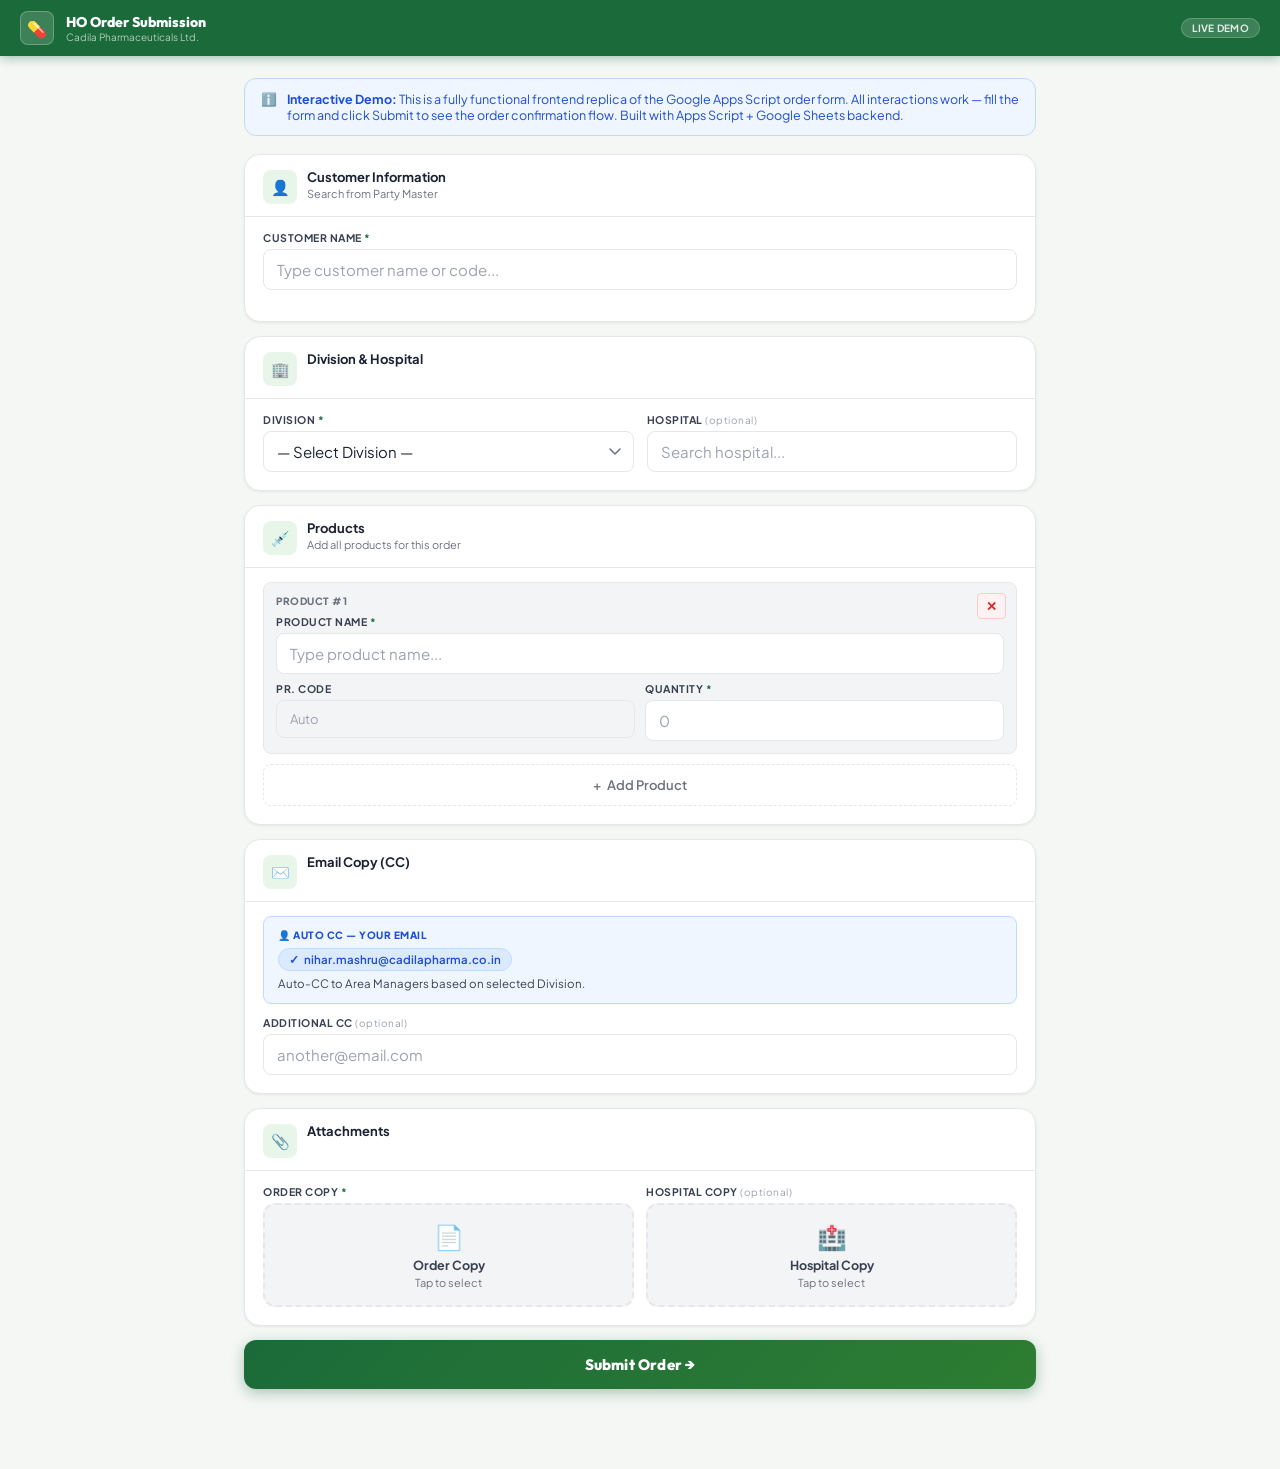
<file: demo2_HO_Order_Form.html>
<!DOCTYPE html>
<html lang="en">
<head>
<meta charset="UTF-8"/>
<meta name="viewport" content="width=device-width,initial-scale=1.0"/>
<title>HO Order Form — Demo</title>
<link href="https://fonts.googleapis.com/css2?family=Plus+Jakarta+Sans:wght@300;400;500;600;700;800&family=Outfit:wght@600;700;800&display=swap" rel="stylesheet"/>
<style>
:root{
  --green:#1B6B3A;--green2:#2E7D32;--green3:#388E3C;
  --gl:#E8F5E9;--gm:#A5D6A7;
  --bg:#F5F7F5;--white:#fff;
  --ink:#1A2332;--ink2:#374151;--ink3:#6B7280;--ink4:#9CA3AF;
  --line:#E5E7EB;--line2:#F3F4F6;
  --red:#DC2626;--redl:#FEF2F2;
  --blue:#1D4ED8;--bluel:#EFF6FF;
  --r4:4px;--r8:8px;--r12:12px;--r16:16px;--r24:24px;
  --sh:0 1px 3px rgba(0,0,0,.07);
  --sh2:0 4px 16px rgba(0,0,0,.10);
  --sh3:0 8px 32px rgba(0,0,0,.14);
  --font:'Plus Jakarta Sans',sans-serif;--fontd:'Outfit',sans-serif;
}
*,*::before,*::after{box-sizing:border-box;margin:0;padding:0}
html{font-size:14px;scroll-behavior:smooth}
body{font-family:var(--font);background:var(--bg);color:var(--ink);min-height:100vh;padding-bottom:60px}
a{color:inherit;text-decoration:none}
button{cursor:pointer;border:none;background:none;font-family:inherit}
::-webkit-scrollbar{width:4px}
::-webkit-scrollbar-thumb{background:var(--line);border-radius:4px}

/* TOPBAR */
.topbar{
  background:var(--green);position:sticky;top:0;z-index:200;
  height:56px;display:flex;align-items:center;padding:0 20px;gap:12px;
  box-shadow:0 2px 10px rgba(27,107,58,.4);
}
.tb-logo{width:34px;height:34px;background:rgba(255,255,255,.15);border:1px solid rgba(255,255,255,.25);border-radius:var(--r8);display:flex;align-items:center;justify-content:center;font-size:16px;flex-shrink:0}
.tb-info{flex:1}
.tb-title{font-family:var(--fontd);font-size:14px;font-weight:800;color:#fff}
.tb-sub{font-size:10px;color:rgba(255,255,255,.65)}
.tb-badge{background:rgba(255,255,255,.15);border:1px solid rgba(255,255,255,.2);color:rgba(255,255,255,.85);font-size:10px;font-weight:700;padding:3px 10px;border-radius:20px;letter-spacing:.3px}

/* SHELL */
.shell{max-width:820px;margin:0 auto;padding:22px 14px 0}

/* DEMO NOTICE */
.demo-notice{
  background:var(--bluel);border:1px solid #BFDBFE;border-radius:var(--r12);
  padding:12px 16px;margin-bottom:18px;
  display:flex;align-items:flex-start;gap:10px;font-size:12.5px;color:var(--blue);
}
.demo-notice strong{font-weight:700}

/* CARD */
.card{background:var(--white);border:1px solid var(--line);border-radius:var(--r16);margin-bottom:14px;box-shadow:var(--sh);overflow:visible}
.card-head{padding:14px 18px 0;display:flex;align-items:flex-start;gap:10px}
.card-icon{width:34px;height:34px;background:var(--gl);border-radius:var(--r8);display:flex;align-items:center;justify-content:center;font-size:15px;flex-shrink:0;margin-top:1px}
.card-head-text h2{font-size:13px;font-weight:700;color:var(--ink)}
.card-head-text p{font-size:11px;color:var(--ink3);margin-top:2px}
.card-divider{height:1px;background:var(--line);margin:12px 0 0}
.card-body{padding:14px 18px 18px}

/* FORM */
label{display:block;font-size:10.5px;font-weight:700;color:var(--ink2);letter-spacing:.5px;text-transform:uppercase;margin-bottom:5px}
.req{color:var(--green)}
.opt{color:var(--ink4);font-weight:400;text-transform:none;font-size:10px}
.inp,select{
  width:100%;padding:10px 13px;border:1.5px solid var(--line);border-radius:var(--r8);
  font-family:var(--font);font-size:15px;color:var(--ink);background:var(--white);
  transition:border-color .15s,box-shadow .15s;outline:none;-webkit-appearance:none;
}
.inp::placeholder{color:var(--ink4)}
.inp:focus,select:focus{border-color:var(--green);box-shadow:0 0 0 3px rgba(27,107,58,.10)}
select{background-image:url("data:image/svg+xml,%3Csvg xmlns='http://www.w3.org/2000/svg' width='12' height='7' fill='none'%3E%3Cpath d='M1 1l5 5 5-5' stroke='%236B7280' stroke-width='1.5' stroke-linecap='round' stroke-linejoin='round'/%3E%3C/svg%3E");background-repeat:no-repeat;background-position:right 12px center;padding-right:32px;cursor:pointer}
.field{margin-bottom:13px}
.field:last-child{margin-bottom:0}
.two-col{display:grid;grid-template-columns:1fr 1fr;gap:13px}
@media(max-width:540px){.two-col{grid-template-columns:1fr}}

/* AUTOCOMPLETE */
.ac-wrap{position:relative}
.ac-inp{padding-right:30px!important}
.ac-x{position:absolute;right:9px;top:50%;transform:translateY(-50%);background:none;border:none;cursor:pointer;color:var(--ink4);font-size:16px;line-height:1;display:none;z-index:2;padding:2px}
.ac-x:hover{color:var(--red)}
.ac-drop{position:fixed;background:var(--white);border:1.5px solid var(--green2);border-radius:var(--r12);max-height:200px;overflow-y:auto;z-index:99999;box-shadow:var(--sh3);display:none;min-width:200px}
.ac-drop.open{display:block}
.ac-item{padding:10px 13px;cursor:pointer;border-bottom:1px solid var(--line2)}
.ac-item:last-child{border-bottom:none}
.ac-item:hover{background:var(--gl)}
.ac-main{font-size:13.5px;font-weight:600;color:var(--ink)}
.ac-sub{font-size:11px;color:var(--ink3);margin-top:2px}
.ac-hl{color:var(--green2);font-weight:800}

/* CUSTOMER BOX */
.cust-box{display:none;background:var(--gl);border:1px solid var(--gm);border-radius:var(--r8);padding:12px 14px;margin-top:10px}
.cust-box.show{display:block}
.cust-box-head{font-size:10px;font-weight:800;letter-spacing:.6px;text-transform:uppercase;color:var(--green2);margin-bottom:8px}
.cust-grid{display:grid;grid-template-columns:1fr 1fr;gap:5px 14px}
.cust-kv{font-size:11.5px;color:var(--ink3)}
.cust-kv strong{display:block;font-size:12px;color:var(--ink);font-weight:600}

/* PRODUCT ROWS */
.prod-list{display:flex;flex-direction:column;gap:10px}
.prod-row{background:var(--line2);border:1px solid var(--line);border-radius:var(--r8);padding:12px;position:relative}
.prod-num{font-size:10px;font-weight:800;color:var(--ink3);letter-spacing:.5px;text-transform:uppercase;margin-bottom:8px}
.prod-fields{display:flex;flex-direction:column;gap:8px}
.prod-rm{position:absolute;top:10px;right:10px;background:var(--redl);border:1px solid #FECACA;color:var(--red);font-size:13px;font-weight:700;padding:4px 8px;border-radius:var(--r4);cursor:pointer;transition:all .12s}
.prod-rm:hover{background:#FEE2E2}
.btn-add{width:100%;margin-top:10px;padding:12px;border:1.5px dashed var(--line);background:none;color:var(--ink3);font-family:var(--font);font-size:13px;font-weight:600;border-radius:var(--r8);cursor:pointer;transition:all .15s;display:flex;align-items:center;justify-content:center;gap:6px}
.btn-add:hover{border-color:var(--green);color:var(--green);background:var(--gl)}

/* FILES */
.file-pair{display:grid;grid-template-columns:1fr 1fr;gap:12px}
@media(max-width:540px){.file-pair{grid-template-columns:1fr}}
.fzone{border:2px dashed var(--line);border-radius:var(--r12);padding:16px;text-align:center;cursor:pointer;background:var(--line2);transition:all .15s}
.fzone:hover{border-color:var(--green);background:var(--gl)}
.fzone input{display:none}
.fz-icon{font-size:24px;margin-bottom:5px}
.fz-title{font-size:12.5px;font-weight:700;color:var(--ink2)}
.fz-sub{font-size:11px;color:var(--ink3);margin-top:3px}

/* SUBMIT */
.btn-submit{
  width:100%;padding:15px;
  background:linear-gradient(135deg,var(--green) 0%,var(--green2) 100%);
  color:#fff;font-family:var(--fontd);font-size:15px;font-weight:800;
  border:none;border-radius:var(--r12);cursor:pointer;
  box-shadow:0 4px 14px rgba(27,107,58,.35);margin-bottom:20px;
  transition:all .15s;letter-spacing:.2px;
}
.btn-submit:hover{transform:translateY(-1px);box-shadow:0 6px 24px rgba(27,107,58,.4)}
.btn-submit:disabled{background:#9CA3AF;box-shadow:none;cursor:not-allowed;transform:none}

/* SUCCESS */
.success{display:none;text-align:center;padding:48px 20px}
.success.show{display:block}
.success-circle{width:70px;height:70px;background:var(--gl);border:2px solid var(--gm);border-radius:50%;display:flex;align-items:center;justify-content:center;font-size:30px;margin:0 auto 14px}
.success h2{font-family:var(--fontd);font-size:20px;font-weight:800;color:var(--ink);margin-bottom:8px}
.success p{font-size:13px;color:var(--ink3)}
.success-ordno{display:inline-block;margin:14px 0;background:var(--gl);border:1px solid var(--gm);border-radius:var(--r8);padding:9px 18px;font-family:var(--fontd);font-size:15px;font-weight:800;color:var(--green2);letter-spacing:.5px}
.btn-new{margin-top:14px;display:inline-flex;align-items:center;gap:7px;padding:10px 22px;background:var(--green2);color:#fff;font-family:var(--fontd);font-size:14px;font-weight:700;border:none;border-radius:var(--r8);cursor:pointer}
.btn-new:hover{background:var(--green3)}

/* OVERLAY */
.overlay{display:none;position:fixed;inset:0;background:rgba(0,0,0,.5);z-index:9999;align-items:center;justify-content:center;padding:16px}
.overlay.show{display:flex}
.loader-box{background:var(--white);border-radius:var(--r16);padding:28px 38px;text-align:center;box-shadow:var(--sh3);width:100%;max-width:280px}
.spin{width:40px;height:40px;border:3px solid var(--line);border-top-color:var(--green2);border-radius:50%;animation:spin .7s linear infinite;margin:0 auto 12px}
@keyframes spin{to{transform:rotate(360deg)}}
.loader-box h3{font-family:var(--fontd);font-size:14px;font-weight:700;color:var(--ink);margin-bottom:4px}
.loader-box p{font-size:12px;color:var(--ink3)}

/* TOAST */
.toast{position:fixed;bottom:14px;left:12px;right:12px;padding:12px 16px;border-radius:var(--r12);font-size:13px;font-weight:600;color:#fff;box-shadow:var(--sh3);z-index:100001;display:none;text-align:center;max-width:460px;margin:0 auto}
.toast.ok{background:var(--green2);display:block}
.toast.err{background:var(--red);display:block}

/* CC */
.cc-box{background:var(--bluel);border:1px solid #BFDBFE;border-radius:var(--r8);padding:12px 14px;margin-bottom:12px}
.cc-box-head{font-size:10px;font-weight:800;letter-spacing:.5px;text-transform:uppercase;color:var(--blue);margin-bottom:7px}
.cc-auto-tag{display:inline-flex;align-items:center;gap:5px;background:#DBEAFE;border:1px solid #BFDBFE;border-radius:20px;padding:3px 10px;font-size:11.5px;color:var(--blue);font-weight:600;margin-bottom:5px}
</style>
</head>
<body>

<header class="topbar">
  <div class="tb-logo">💊</div>
  <div class="tb-info">
    <div class="tb-title">HO Order Submission</div>
    <div class="tb-sub">Cadila Pharmaceuticals Ltd.</div>
  </div>
  <div class="tb-badge">LIVE DEMO</div>
</header>

<div class="shell">

  <div class="demo-notice">
    <span>ℹ️</span>
    <span><strong>Interactive Demo:</strong> This is a fully functional frontend replica of the Google Apps Script order form. All interactions work — fill the form and click Submit to see the order confirmation flow. Built with Apps Script + Google Sheets backend.</span>
  </div>

  <div id="orderForm">

    <!-- CUSTOMER -->
    <div class="card">
      <div class="card-head">
        <div class="card-icon">👤</div>
        <div class="card-head-text"><h2>Customer Information</h2><p>Search from Party Master</p></div>
      </div>
      <div class="card-divider"></div>
      <div class="card-body">
        <div class="field">
          <label>Customer Name <span class="req">*</span></label>
          <div class="ac-wrap">
            <input type="text" id="custInput" class="inp ac-inp" placeholder="Type customer name or code..." autocomplete="off"
              oninput="acSearch(this.value)" onkeydown="acKeyNav(event)">
            <button type="button" class="ac-x" id="custClear" onclick="acClear()">×</button>
            <div class="ac-drop" id="custList"></div>
          </div>
        </div>
        <div class="cust-box" id="custBox">
          <div class="cust-box-head">✦ Auto-filled from Party Master</div>
          <div class="cust-grid" id="custGrid"></div>
        </div>
      </div>
    </div>

    <!-- DIVISION + HOSPITAL -->
    <div class="card">
      <div class="card-head">
        <div class="card-icon">🏢</div>
        <div class="card-head-text"><h2>Division &amp; Hospital</h2></div>
      </div>
      <div class="card-divider"></div>
      <div class="card-body">
        <div class="two-col">
          <div class="field" style="margin-bottom:0">
            <label>Division <span class="req">*</span></label>
            <select id="divSel">
              <option value="">— Select Division —</option>
              <option value="NC">NC — New Care</option>
              <option value="CO">CO — CadiCO</option>
              <option value="NU">NU — CadiNu</option>
              <option value="RACE">RACE — CadiRace</option>
              <option value="SURGE">SURGE — CadiSurge</option>
            </select>
          </div>
          <div class="field" style="margin-bottom:0">
            <label>Hospital <span class="opt">(optional)</span></label>
            <div class="ac-wrap">
              <input type="text" id="hospInput" class="inp ac-inp" placeholder="Search hospital..." autocomplete="off"
                oninput="hospSearch(this.value)">
              <button type="button" class="ac-x" id="hospClear" onclick="hospClear()">×</button>
              <div class="ac-drop" id="hospList"></div>
            </div>
          </div>
        </div>
      </div>
    </div>

    <!-- PRODUCTS -->
    <div class="card">
      <div class="card-head">
        <div class="card-icon">💉</div>
        <div class="card-head-text"><h2>Products</h2><p>Add all products for this order</p></div>
      </div>
      <div class="card-divider"></div>
      <div class="card-body">
        <div class="prod-list" id="prodRows"></div>
        <button type="button" class="btn-add" onclick="addProd()"><span>+</span> Add Product</button>
      </div>
    </div>

    <!-- EMAIL CC -->
    <div class="card">
      <div class="card-head">
        <div class="card-icon">✉️</div>
        <div class="card-head-text"><h2>Email Copy (CC)</h2></div>
      </div>
      <div class="card-divider"></div>
      <div class="card-body">
        <div class="cc-box">
          <div class="cc-box-head">👤 Auto CC — Your Email</div>
          <div class="cc-auto-tag"><span>✓</span><span>nihar.mashru@cadilapharma.co.in</span></div>
          <p style="font-size:11.5px;color:#374151">Auto-CC to Area Managers based on selected Division.</p>
        </div>
        <div class="field">
          <label>Additional CC <span class="opt">(optional)</span></label>
          <input type="email" id="ccInput" class="inp" placeholder="another@email.com">
        </div>
      </div>
    </div>

    <!-- FILES -->
    <div class="card">
      <div class="card-head">
        <div class="card-icon">📎</div>
        <div class="card-head-text"><h2>Attachments</h2></div>
      </div>
      <div class="card-divider"></div>
      <div class="card-body">
        <div class="file-pair">
          <div>
            <label>Order Copy <span class="req">*</span></label>
            <div class="fzone" id="fzOrder" onclick="document.getElementById('fOrder').click()">
              <input type="file" id="fOrder" accept=".pdf,.jpg,.png,.xlsx" onchange="fileChange('Order')">
              <div class="fz-icon">📄</div>
              <div class="fz-title">Order Copy</div>
              <div class="fz-sub" id="fnOrder">Tap to select</div>
            </div>
          </div>
          <div>
            <label>Hospital Copy <span class="opt">(optional)</span></label>
            <div class="fzone" id="fzHospital" onclick="document.getElementById('fHospital').click()">
              <input type="file" id="fHospital" accept=".pdf,.jpg,.png,.xlsx" onchange="fileChange('Hospital')">
              <div class="fz-icon">🏥</div>
              <div class="fz-title">Hospital Copy</div>
              <div class="fz-sub" id="fnHospital">Tap to select</div>
            </div>
          </div>
        </div>
      </div>
    </div>

    <button class="btn-submit" id="submitBtn" onclick="handleSubmit()">Submit Order →</button>
  </div>

  <!-- SUCCESS -->
  <div class="card success" id="successPanel">
    <div class="success-circle">✓</div>
    <h2>Order Submitted!</h2>
    <p>Order saved &amp; email dispatched to MIS team.</p>
    <div class="success-ordno" id="successOrdNo">ORD-20250519143022</div>
    <p style="font-size:12px;color:var(--ink3);margin-top:4px" id="successMeta"></p>
    <br>
    <button class="btn-new" onclick="resetForm()">+ New Order</button>
  </div>

</div><!-- /shell -->

<div class="overlay" id="overlay">
  <div class="loader-box">
    <div class="spin"></div>
    <h3>Submitting Order...</h3>
    <p>Saving data &amp; sending emails</p>
  </div>
</div>
<div class="toast" id="toast"></div>

<script>
// ── FAKE DATA ────────────────────────────────────────────
var CUSTOMERS = [
  {code:'C001',name:'Ahmedabad Medical Store',city:'Ahmedabad',region:'West',hq:'AMD HQ',plant:'1000',abm:'Rahul Shah',agm:'Priya Mehta'},
  {code:'C002',name:'Surat Pharma Distributors',city:'Surat',region:'West',hq:'SRT HQ',plant:'1000',abm:'Kiran Patel',agm:'Priya Mehta'},
  {code:'C003',name:'Mumbai Central Stockist',city:'Mumbai',region:'West',hq:'MUM HQ',plant:'1001',abm:'Anil Desai',agm:'Raj Verma'},
  {code:'C004',name:'Baroda Health Depot',city:'Vadodara',region:'West',hq:'BRD HQ',plant:'1000',abm:'Rahul Shah',agm:'Priya Mehta'},
  {code:'C005',name:'Rajkot Medical Agency',city:'Rajkot',region:'West',hq:'RJK HQ',plant:'1000',abm:'Nilesh Joshi',agm:'Priya Mehta'},
  {code:'C006',name:'Delhi Pharma Hub',city:'New Delhi',region:'North',hq:'DEL HQ',plant:'1002',abm:'Suresh Kumar',agm:'Deepak Singh'},
  {code:'C007',name:'Pune Distributor Network',city:'Pune',region:'West',hq:'PNE HQ',plant:'1001',abm:'Anil Desai',agm:'Raj Verma'},
  {code:'C008',name:'Hyderabad Medical Stores',city:'Hyderabad',region:'South',hq:'HYD HQ',plant:'1003',abm:'Ravi Reddy',agm:'Kavitha Nair'},
];
var HOSPITALS = [
  {name:'Civil Hospital Ahmedabad',place:'Ahmedabad',code:'H001'},
  {name:'AIIMS Delhi',place:'New Delhi',code:'H002'},
  {name:'Bombay Hospital',place:'Mumbai',code:'H003'},
  {name:'Surat Government Hospital',place:'Surat',code:'H004'},
  {name:'Apollo Hospitals Hyderabad',place:'Hyderabad',code:'H005'},
  {name:'Narayana Health Bangalore',place:'Bangalore',code:'H006'},
];
var PRODUCTS = [
  {name:'Pantodac 40mg Tablet',code:'PDC40',pack:'10x10'},
  {name:'Metformin SR 500mg',code:'MET500',pack:'10x15'},
  {name:'Telmisartan 40mg Tablet',code:'TEL40',pack:'10x10'},
  {name:'Atorvastatin 10mg',code:'ATV10',pack:'10x10'},
  {name:'Amlodipine 5mg',code:'AML5',pack:'10x10'},
  {name:'Cefixime 200mg Capsule',code:'CFX200',pack:'10x6'},
  {name:'Ranitidine 150mg',code:'RAN150',pack:'10x10'},
  {name:'Azithromycin 500mg',code:'AZI500',pack:'3s'},
  {name:'Paracetamol IP 500mg',code:'PCM500',pack:'10x10'},
  {name:'Omeprazole 20mg',code:'OME20',pack:'10x10'},
];

// ── STATE ────────────────────────────────────────────────
var acFiltered = [], acIdx = -1;
var hFiltered  = [], hIdx  = -1;
var currentCust = null;
var prodCount   = 0;
var prodState   = {};
var pFiltered   = {}, pIdx = {};

// ── CUSTOMER AC ──────────────────────────────────────────
function acSearch(q) {
  acIdx = -1;
  document.getElementById('custClear').style.display = q ? 'block' : 'none';
  if (!q.trim()) { closeDrop('custList'); return; }
  var lq = q.toLowerCase();
  acFiltered = CUSTOMERS.filter(function(c){
    return c.name.toLowerCase().includes(lq) || c.code.toLowerCase().includes(lq) || c.city.toLowerCase().includes(lq);
  });
  var drop = document.getElementById('custList');
  drop.innerHTML = '';
  if (!acFiltered.length) { drop.innerHTML='<div style="padding:12px;text-align:center;color:var(--ink3);font-size:13px">No results</div>'; openDrop(drop,'custInput'); return; }
  acFiltered.forEach(function(c,i){
    var d=document.createElement('div');d.className='ac-item';d.dataset.i=i;
    d.innerHTML='<div class="ac-main">'+hl(c.name,lq)+'</div><div class="ac-sub">Code: '+hl(c.code,lq)+' &bull; '+hl(c.city,lq)+'</div>';
    d.onclick=function(){pickCust(c)};
    drop.appendChild(d);
  });
  openDrop(drop,'custInput');
}
function acKeyNav(e){
  var drop=document.getElementById('custList');
  var items=drop.querySelectorAll('.ac-item');
  if(!drop.classList.contains('open'))return;
  if(e.key==='ArrowDown'){e.preventDefault();acIdx=Math.min(acIdx+1,items.length-1);hiItems(items,acIdx)}
  else if(e.key==='ArrowUp'){e.preventDefault();acIdx=Math.max(acIdx-1,0);hiItems(items,acIdx)}
  else if(e.key==='Enter'){e.preventDefault();if(acIdx>=0)items[acIdx].click()}
  else if(e.key==='Escape')closeDrop('custList');
}
function acClear(){
  document.getElementById('custInput').value='';
  document.getElementById('custClear').style.display='none';
  document.getElementById('custBox').classList.remove('show');
  currentCust=null;closeDrop('custList');
}
function pickCust(c){
  currentCust=c;
  document.getElementById('custInput').value=c.name;
  document.getElementById('custClear').style.display='block';
  closeDrop('custList');
  var pairs=[['City',c.city],['Region',c.region],['HQ',c.hq],['Plant',c.plant],['Cust.Code',c.code],['ABM',c.abm]];
  document.getElementById('custGrid').innerHTML=pairs.map(function(p){
    return '<div class="cust-kv">'+p[0]+'<strong>'+(p[1]||'—')+'</strong></div>';
  }).join('');
  document.getElementById('custBox').classList.add('show');
  // Auto-select a division
  var divMap={C001:'NC',C002:'NC',C003:'CO',C004:'NU',C005:'RACE',C006:'SURGE',C007:'CO',C008:'NU'};
  if(divMap[c.code]){document.getElementById('divSel').value=divMap[c.code]}
}

// ── HOSPITAL AC ──────────────────────────────────────────
function hospSearch(q){
  document.getElementById('hospClear').style.display=q?'block':'none';
  if(!q.trim()){closeDrop('hospList');return}
  var lq=q.toLowerCase();
  hFiltered=HOSPITALS.filter(function(h){return h.name.toLowerCase().includes(lq)||h.place.toLowerCase().includes(lq)});
  var drop=document.getElementById('hospList');drop.innerHTML='';
  if(!hFiltered.length){drop.innerHTML='<div style="padding:12px;text-align:center;color:var(--ink3);font-size:13px">No results</div>';openDrop(drop,'hospInput');return}
  hFiltered.forEach(function(h){
    var d=document.createElement('div');d.className='ac-item';
    d.innerHTML='<div class="ac-main">'+hl(h.name,lq)+'</div><div class="ac-sub">'+hl(h.place,lq)+'</div>';
    d.onclick=function(){document.getElementById('hospInput').value=h.name;document.getElementById('hospClear').style.display='block';closeDrop('hospList')};
    drop.appendChild(d);
  });
  openDrop(drop,'hospInput');
}
function hospClear(){document.getElementById('hospInput').value='';document.getElementById('hospClear').style.display='none';closeDrop('hospList')}

// ── PRODUCT ROWS ─────────────────────────────────────────
function addProd(){
  prodCount++;var id=prodCount;prodState[id]={};pFiltered[id]=[];pIdx[id]=-1;
  var div=document.createElement('div');div.className='prod-row';div.id='pr_'+id;
  div.innerHTML=
    '<div class="prod-num">Product #'+id+'</div>'+
    '<button type="button" class="prod-rm" onclick="rmProd('+id+')">✕</button>'+
    '<div class="prod-fields">'+
      '<div class="field" style="margin-bottom:0">'+
        '<label style="margin-bottom:5px">Product Name <span class="req">*</span></label>'+
        '<div class="ac-wrap">'+
          '<input type="text" id="pn_'+id+'" class="inp ac-inp" placeholder="Type product name..." autocomplete="off" '+
            'oninput="pSearch('+id+',this.value)" onkeydown="pKeyNav(event,'+id+')" required>'+
          '<button type="button" class="ac-x" id="px_'+id+'" onclick="pClear('+id+')" style="display:none">×</button>'+
          '<div class="ac-drop" id="pd_'+id+'"></div>'+
        '</div>'+
      '</div>'+
      '<div style="display:grid;grid-template-columns:1fr 1fr;gap:10px">'+
        '<div class="field" style="margin-bottom:0">'+
          '<label style="margin-bottom:5px">PR. Code</label>'+
          '<input type="text" id="pc_'+id+'" class="inp" placeholder="Auto" readonly style="background:var(--line2);color:var(--ink3);font-size:13px">'+
        '</div>'+
        '<div class="field" style="margin-bottom:0">'+
          '<label style="margin-bottom:5px">Quantity <span class="req">*</span></label>'+
          '<input type="number" id="pq_'+id+'" class="inp" placeholder="0" min="1" required>'+
        '</div>'+
      '</div>'+
    '</div>';
  document.getElementById('prodRows').appendChild(div);
}
function pSearch(id,q){
  document.getElementById('px_'+id).style.display=q?'block':'none';
  pIdx[id]=-1;
  if(!q.trim()){closeDrop('pd_'+id);return}
  var lq=q.toLowerCase();
  pFiltered[id]=PRODUCTS.filter(function(p){return p.name.toLowerCase().includes(lq)||(p.code&&p.code.toLowerCase().includes(lq))});
  var drop=document.getElementById('pd_'+id);drop.innerHTML='';
  if(!pFiltered[id].length){closeDrop('pd_'+id);return}
  pFiltered[id].forEach(function(p){
    var d=document.createElement('div');d.className='ac-item';
    d.innerHTML='<div class="ac-main">'+hl(p.name,lq)+'</div>'+(p.code?'<div class="ac-sub">Code: '+p.code+'</div>':'');
    d.onclick=function(){
      document.getElementById('pn_'+id).value=p.name;
      document.getElementById('pc_'+id).value=p.code||'';
      document.getElementById('pn_'+id).dataset.code=p.code||'';
      document.getElementById('pn_'+id).dataset.pack=p.pack||'';
      document.getElementById('px_'+id).style.display='block';
      closeDrop('pd_'+id);
    };
    drop.appendChild(d);
  });
  openDrop(drop,'pn_'+id);
}
function pKeyNav(e,id){
  var drop=document.getElementById('pd_'+id);var items=drop.querySelectorAll('.ac-item');
  if(!drop.classList.contains('open'))return;
  if(e.key==='ArrowDown'){e.preventDefault();pIdx[id]=Math.min(pIdx[id]+1,items.length-1);hiItems(items,pIdx[id])}
  else if(e.key==='ArrowUp'){e.preventDefault();pIdx[id]=Math.max(pIdx[id]-1,0);hiItems(items,pIdx[id])}
  else if(e.key==='Enter'){e.preventDefault();if(pIdx[id]>=0)items[pIdx[id]].click()}
  else if(e.key==='Escape')closeDrop('pd_'+id);
}
function pClear(id){
  document.getElementById('pn_'+id).value='';document.getElementById('pc_'+id).value='';
  document.getElementById('px_'+id).style.display='none';closeDrop('pd_'+id);
}
function rmProd(id){
  if(document.querySelectorAll('.prod-row').length<=1){showToast('At least one product is required.','err');return}
  document.getElementById('pr_'+id).remove();
}
function getProds(){
  return Array.from(document.querySelectorAll('.prod-row')).map(function(row){
    var id=row.id.replace('pr_','');
    var n=document.getElementById('pn_'+id);var q=document.getElementById('pq_'+id);
    if(!n||!n.value.trim())return null;
    return{name:n.value.trim(),code:n.dataset.code||'',pack:n.dataset.pack||'',qty:q.value||1};
  }).filter(Boolean);
}

// ── FILES ────────────────────────────────────────────────
function fileChange(type){
  var file=document.getElementById('f'+type).files[0];
  var sub=document.getElementById('fn'+type);var zone=document.getElementById('fz'+type);
  if(file){sub.innerHTML='<span style="color:var(--green2);font-weight:700">'+file.name+'</span>';zone.style.borderColor='var(--green)';zone.style.background='var(--gl)'}
  else{sub.textContent='Tap to select';zone.style.borderColor='';zone.style.background=''}
}

// ── SUBMIT ───────────────────────────────────────────────
function handleSubmit(){
  if(!currentCust){showToast('Please select a customer first.','err');return}
  if(!document.getElementById('divSel').value){showToast('Please select a division.','err');return}
  var prods=getProds();
  if(!prods.length){showToast('Add at least one product.','err');return}
  if(!document.getElementById('fOrder').files[0]){showToast('Order Copy is mandatory.','err');return}

  document.getElementById('overlay').classList.add('show');
  document.getElementById('submitBtn').disabled=true;

  // Simulate async submission
  setTimeout(function(){
    document.getElementById('overlay').classList.remove('show');
    document.getElementById('submitBtn').disabled=false;
    var ordNo='ORD-'+Date.now().toString().slice(-12);
    document.getElementById('successOrdNo').textContent=ordNo;
    var div=document.getElementById('divSel').value;
    document.getElementById('successMeta').textContent='✉️ Email dispatched to MIS: mis.'+div.toLowerCase()+'@cadilapharma.co.in';
    document.getElementById('orderForm').style.display='none';
    document.getElementById('successPanel').classList.add('show');
    window.scrollTo({top:0,behavior:'smooth'});
  }, 2200);
}
function resetForm(){
  document.getElementById('successPanel').classList.remove('show');
  document.getElementById('orderForm').style.display='';
  document.getElementById('custInput').value='';document.getElementById('custClear').style.display='none';
  document.getElementById('custBox').classList.remove('show');currentCust=null;
  document.getElementById('divSel').value='';
  document.getElementById('hospInput').value='';
  document.getElementById('fOrder').value='';document.getElementById('fHospital').value='';
  fileChange('Order');fileChange('Hospital');
  document.getElementById('prodRows').innerHTML='';
  prodCount=0;addProd();
  window.scrollTo({top:0,behavior:'smooth'});
}

// ── DROPDOWN HELPERS ─────────────────────────────────────
function openDrop(drop,inputId){
  var inp=document.getElementById(inputId);
  var r=inp.getBoundingClientRect();
  drop.style.left=r.left+'px';drop.style.top=(r.bottom+4)+'px';drop.style.width=Math.max(r.width,200)+'px';
  drop.classList.add('open');
}
function closeDrop(id){var d=document.getElementById(id);if(d)d.classList.remove('open')}
function hiItems(items,idx){items.forEach(function(el,i){el.style.background=i===idx?'var(--gl)':''})}
function hl(text,q){if(!q)return text;return text.replace(new RegExp('('+q.replace(/[.*+?^${}()|[\]\\]/g,'\\$&')+')','gi'),'<span class="ac-hl">$1</span>')}

document.addEventListener('click',function(e){
  if(!e.target.closest('.ac-wrap')){['custList','hospList'].forEach(closeDrop)}
  document.querySelectorAll('[id^="pd_"]').forEach(function(d){if(!e.target.closest('.prod-row'))d.classList.remove('open')});
});

// ── TOAST ────────────────────────────────────────────────
function showToast(msg,type){
  var t=document.getElementById('toast');t.textContent=msg;t.className='toast '+type;
  setTimeout(function(){t.className='toast'},4000);
}

// ── INIT ─────────────────────────────────────────────────
addProd();
</script>
</body>
</html>
</file>
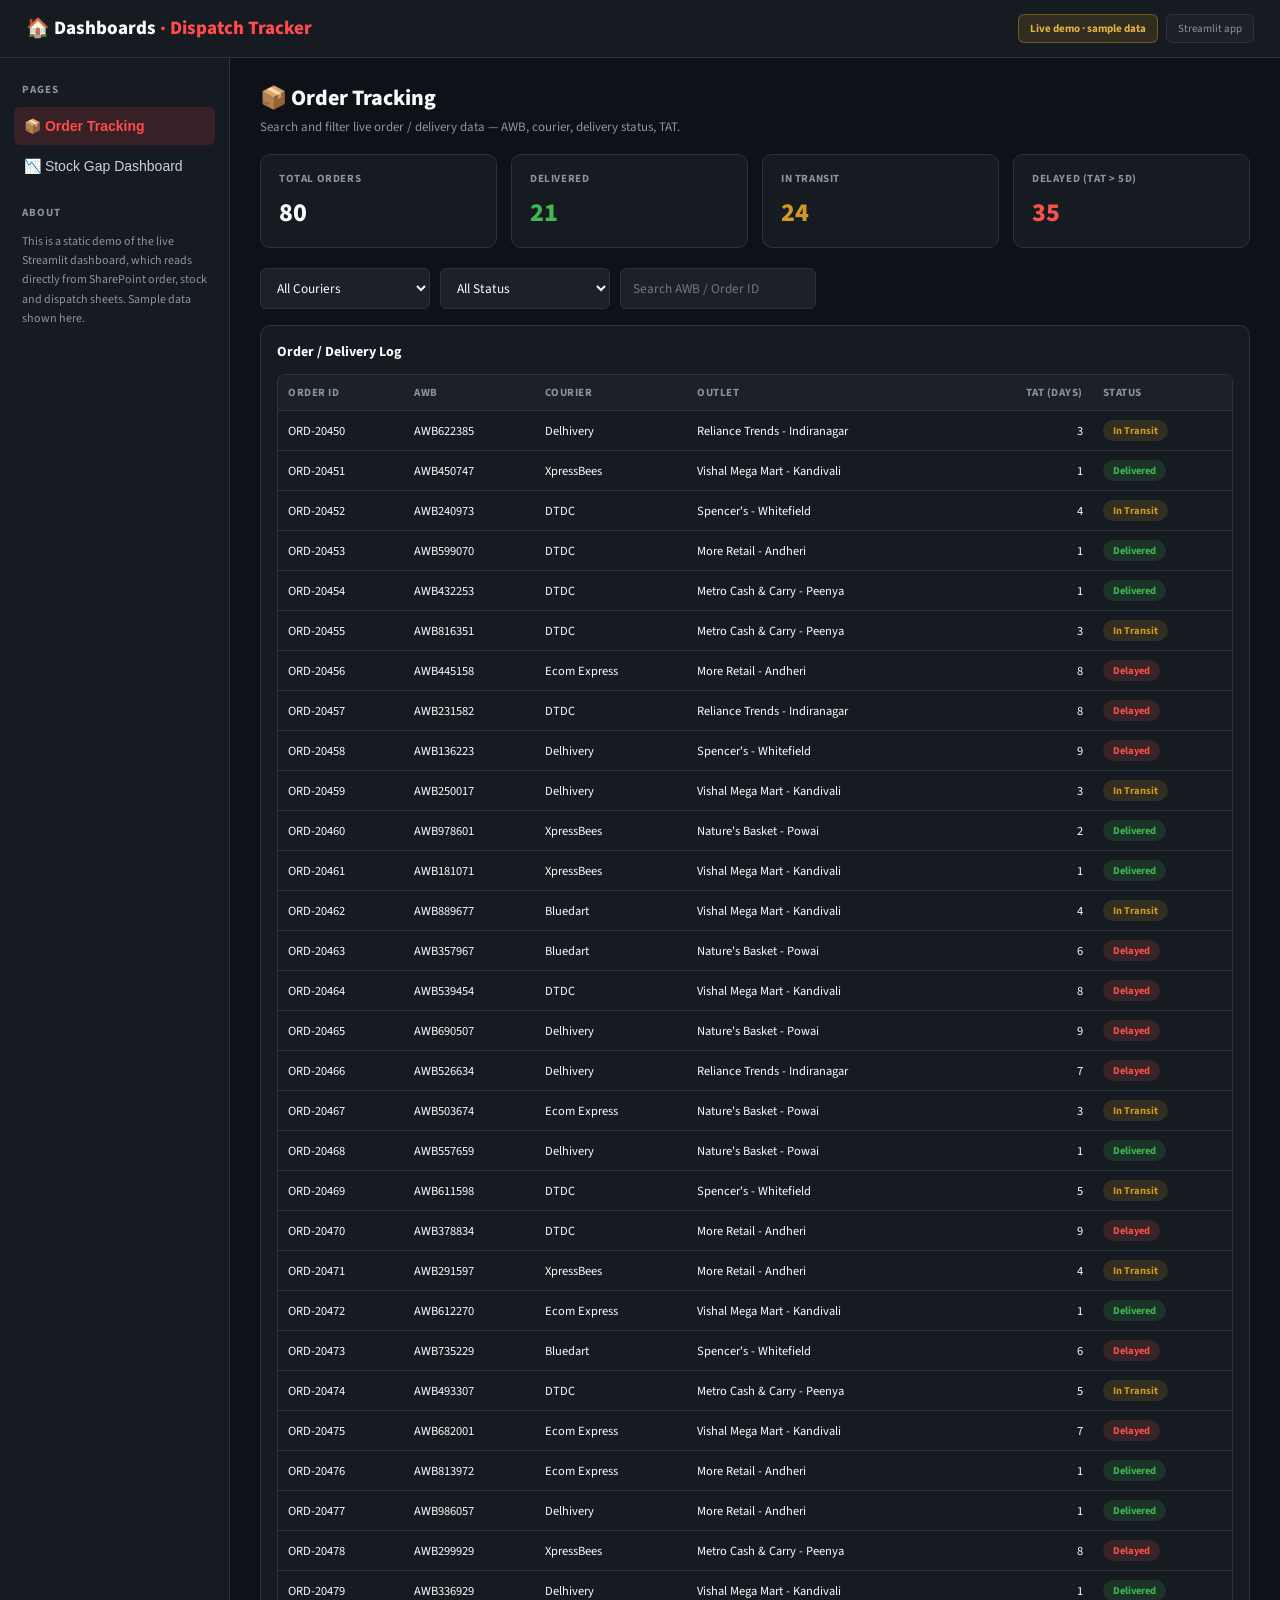
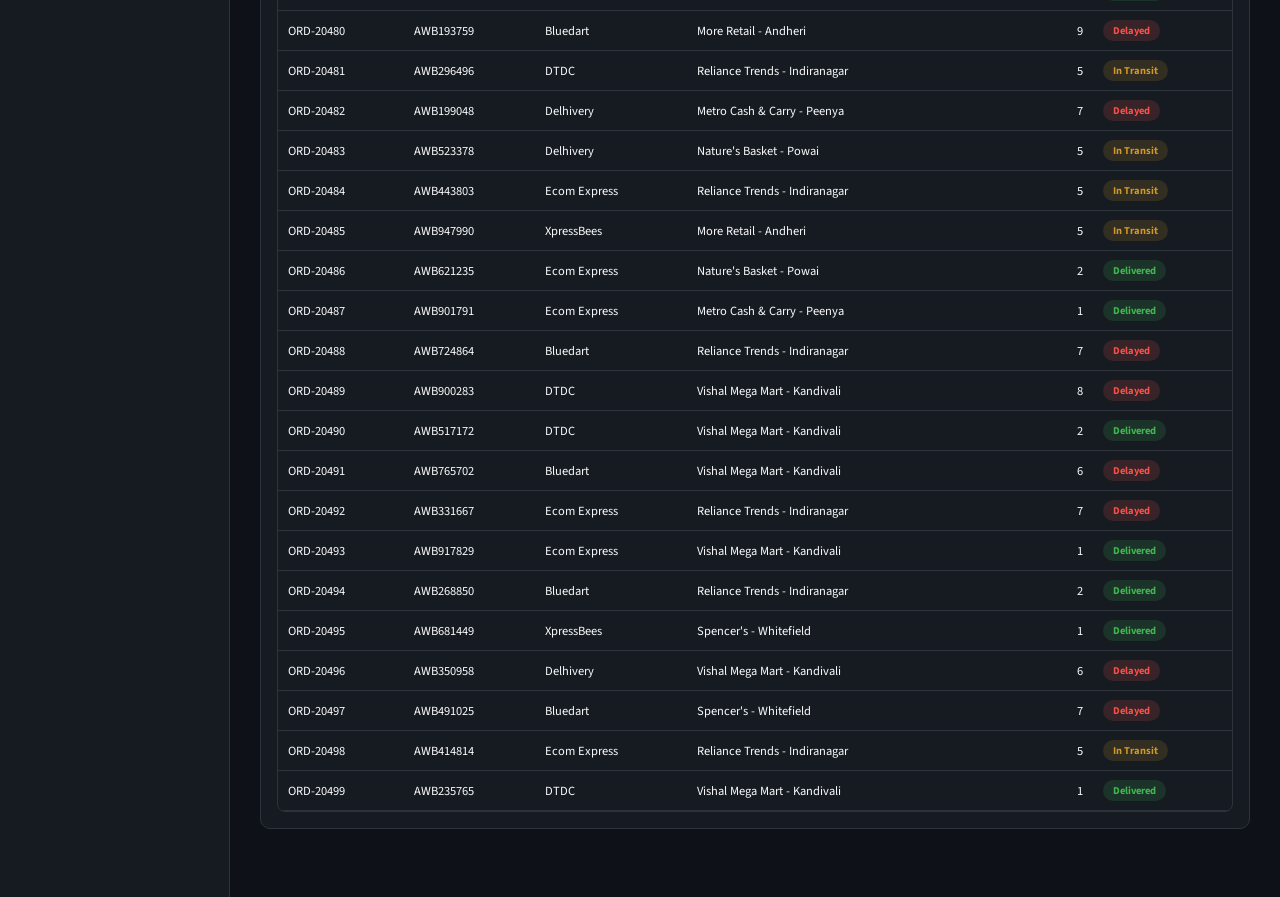
<file: Dispatch_Tracker.html>
<!DOCTYPE html>
<html lang="en">
<head>
<meta charset="UTF-8"/>
<meta name="viewport" content="width=device-width,initial-scale=1.0"/>
<title>Dispatch Tracker — Demo</title>
<link href="https://fonts.googleapis.com/css2?family=Source+Sans+3:wght@400;500;600;700;800&display=swap" rel="stylesheet"/>
<style>
:root{--accent:#FF4B4B;--bg:#0E1117;--panel:#161B22;--panel2:#1C2128;--line:#2D333B;--text:#FAFAFA;--muted:#8B949E;--good:#3FB950;--warn:#D29922;--bad:#F85149}
*{box-sizing:border-box}
body{margin:0;background:var(--bg);color:var(--text);font-family:'Source Sans 3',sans-serif}
.topbar{background:var(--panel);border-bottom:1px solid var(--line);padding:14px 26px;display:flex;justify-content:space-between;align-items:center;flex-wrap:wrap;gap:10px}
.topbar h1{margin:0;font-size:19px;font-weight:800}
.topbar h1 span{color:var(--accent)}
.badge{border:1px solid var(--line);background:var(--panel2);color:var(--muted);padding:6px 11px;border-radius:6px;font-size:11px}
.demo-badge{background:rgba(210,153,34,.15);border-color:rgba(210,153,34,.4);color:#E3B341;font-weight:700}
.wrap{display:flex}
.sidebar{width:230px;flex-shrink:0;background:var(--panel);border-right:1px solid var(--line);min-height:calc(100vh - 57px);padding:18px 14px}
.side-title{font-size:11px;text-transform:uppercase;letter-spacing:1px;color:var(--muted);margin:6px 8px 10px;font-weight:700}
.nav{display:block;width:100%;text-align:left;background:transparent;border:0;color:#C9D1D9;padding:11px 10px;border-radius:6px;font-size:14px;margin-bottom:2px;cursor:pointer}
.nav:hover{background:var(--panel2)}
.nav.active{background:rgba(255,75,75,.14);color:var(--accent);font-weight:700}
main{flex:1;padding:24px 30px 50px;min-width:0}
.view{display:none}
.view.active{display:block}
h2{font-size:22px;margin:0 0 4px;font-weight:800}
.cap{color:var(--muted);font-size:13px;margin-bottom:18px}
.kpis{display:grid;grid-template-columns:repeat(4,1fr);gap:14px;margin-bottom:20px}
.kpi{background:var(--panel);border:1px solid var(--line);border-radius:10px;padding:16px 18px}
.kpi .lbl{font-size:11px;color:var(--muted);text-transform:uppercase;letter-spacing:.6px;font-weight:700}
.kpi .val{font-size:26px;font-weight:800;margin-top:8px}
.kpi.good .val{color:var(--good)}
.kpi.bad .val{color:var(--bad)}
.kpi.warn .val{color:var(--warn)}
.filters{display:flex;gap:10px;margin-bottom:16px;flex-wrap:wrap}
.filters select,.filters input{background:var(--panel2);border:1px solid var(--line);color:var(--text);padding:9px 12px;border-radius:6px;font-family:inherit;min-width:170px}
.panel{background:var(--panel);border:1px solid var(--line);border-radius:10px;padding:16px;margin-bottom:18px}
.panel h3{margin:0 0 12px;font-size:14px;font-weight:700}
.table-wrap{overflow:auto;border-radius:8px;border:1px solid var(--line)}
table{border-collapse:collapse;width:100%;min-width:820px}
th{position:sticky;top:0;background:var(--panel2);text-align:left;padding:10px;font-size:11px;text-transform:uppercase;color:var(--muted);letter-spacing:.5px;border-bottom:1px solid var(--line)}
td{padding:9px 10px;border-bottom:1px solid var(--line);font-size:12.5px}
.num{text-align:right;font-variant-numeric:tabular-nums}
tbody tr:hover td{background:var(--panel2)}
.pill{display:inline-block;padding:3px 10px;border-radius:20px;font-size:10.5px;font-weight:700}
.pill.delivered{background:rgba(63,185,80,.15);color:var(--good)}
.pill.transit{background:rgba(210,153,34,.15);color:var(--warn)}
.pill.delayed{background:rgba(248,81,73,.15);color:var(--bad)}
.gapbar{height:8px;border-radius:4px;background:var(--panel2);overflow:hidden;width:100px}
.gapbar div{height:100%;background:var(--bad)}
@media(max-width:900px){.sidebar{display:none}.kpis{grid-template-columns:1fr 1fr}}
</style>
</head>
<body>
<div class="topbar">
  <h1>🏠 Dashboards<span> · Dispatch Tracker</span></h1>
  <div style="display:flex;gap:8px"><span class="badge demo-badge">Live demo · sample data</span><span class="badge">Streamlit app</span></div>
</div>
<div class="wrap">
  <aside class="sidebar">
    <div class="side-title">Pages</div>
    <button class="nav active" onclick="showView('order')">📦 Order Tracking</button>
    <button class="nav" onclick="showView('gap')">📉 Stock Gap Dashboard</button>
    <div class="side-title" style="margin-top:20px">About</div>
    <p style="color:var(--muted);font-size:12px;line-height:1.6;padding:0 8px">This is a static demo of the live Streamlit dashboard, which reads directly from SharePoint order, stock and dispatch sheets. Sample data shown here.</p>
  </aside>
  <main>
    <div id="view-order" class="view active">
      <h2>📦 Order Tracking</h2>
      <div class="cap">Search and filter live order / delivery data — AWB, courier, delivery status, TAT.</div>
      <div class="kpis">
        <div class="kpi"><div class="lbl">Total Orders</div><div class="val" id="k1">—</div></div>
        <div class="kpi good"><div class="lbl">Delivered</div><div class="val" id="k2">—</div></div>
        <div class="kpi warn"><div class="lbl">In Transit</div><div class="val" id="k3">—</div></div>
        <div class="kpi bad"><div class="lbl">Delayed (TAT &gt; 5d)</div><div class="val" id="k4">—</div></div>
      </div>
      <div class="filters">
        <select id="fCourier" onchange="renderOrders()"><option value="">All Couriers</option></select>
        <select id="fStatus" onchange="renderOrders()"><option value="">All Status</option><option>Delivered</option><option>In Transit</option><option>Delayed</option></select>
        <input id="fAwb" placeholder="Search AWB / Order ID" oninput="renderOrders()"/>
      </div>
      <div class="panel">
        <h3>Order / Delivery Log</h3>
        <div class="table-wrap"><table>
          <thead><tr><th>Order ID</th><th>AWB</th><th>Courier</th><th>Outlet</th><th class="num">TAT (days)</th><th>Status</th></tr></thead>
          <tbody id="orderBody"></tbody>
        </table></div>
      </div>
    </div>

    <div id="view-gap" class="view">
      <h2>📉 Stock Gap Dashboard</h2>
      <div class="cap">Matches live orders against live stock — Ahmedabad (MWH) or Bangalore (Direct Shelf BLR).</div>
      <div class="filters">
        <select id="fWh" onchange="renderGap()"><option value="">All Warehouses</option><option>Ahmedabad (MWH)</option><option>Bangalore (Direct Shelf)</option></select>
      </div>
      <div class="panel">
        <h3>Orders Exceeding Available Stock</h3>
        <div class="table-wrap"><table>
          <thead><tr><th>SKU</th><th>Warehouse</th><th class="num">Ordered Qty</th><th class="num">Available Stock</th><th class="num">Gap</th><th>Severity</th></tr></thead>
          <tbody id="gapBody"></tbody>
        </table></div>
      </div>
    </div>
  </main>
</div>

<script>
function rnd(a,b){return Math.floor(Math.random()*(b-a+1))+a}
function pick(arr){return arr[Math.floor(Math.random()*arr.length)]}
const COURIERS=["Delhivery","Bluedart","Ecom Express","XpressBees","DTDC"];
const OUTLETS=["Reliance Trends - Indiranagar","More Retail - Andheri","Nature's Basket - Powai","Spencer's - Whitefield","Vishal Mega Mart - Kandivali","Metro Cash & Carry - Peenya"];
const ORDERS=Array.from({length:80},(_,i)=>{
  const tat=rnd(1,9);
  const status = tat>5?"Delayed":tat>=3?"In Transit":"Delivered";
  return {id:`ORD-${20450+i}`, awb:`AWB${rnd(100000,999999)}`, courier:pick(COURIERS), outlet:pick(OUTLETS), tat, status};
});
COURIERS.forEach(c=>{const o=document.createElement('option');o.textContent=c;document.getElementById('fCourier').appendChild(o)});

function renderOrders(){
  const c=document.getElementById('fCourier').value, s=document.getElementById('fStatus').value, q=document.getElementById('fAwb').value.toLowerCase();
  const rows=ORDERS.filter(r=>(!c||r.courier===c)&&(!s||r.status===s)&&(!q||r.awb.toLowerCase().includes(q)||r.id.toLowerCase().includes(q)));
  document.getElementById('k1').textContent=rows.length;
  document.getElementById('k2').textContent=rows.filter(r=>r.status==="Delivered").length;
  document.getElementById('k3').textContent=rows.filter(r=>r.status==="In Transit").length;
  document.getElementById('k4').textContent=rows.filter(r=>r.status==="Delayed").length;
  document.getElementById('orderBody').innerHTML=rows.slice(0,50).map(r=>`<tr><td>${r.id}</td><td>${r.awb}</td><td>${r.courier}</td><td>${r.outlet}</td><td class="num">${r.tat}</td><td><span class="pill ${r.status==='Delivered'?'delivered':r.status==='In Transit'?'transit':'delayed'}">${r.status}</span></td></tr>`).join('');
}

const WHS=["Ahmedabad (MWH)","Bangalore (Direct Shelf)"];
const SKUS=["Renee Kajal 0.35g","Renee Matte Lipstick","Renee Lip Serum","Renee Foundation 30ml","Renee Compact Powder","Renee Eyeliner Pen","Renee Highlighter Duo"];
const GAP=Array.from({length:30},()=>{
  const ordered=rnd(20,400), avail=rnd(0,ordered+50);
  const gap=Math.max(0,ordered-avail);
  const sev=gap===0?"None":gap<50?"Low":gap<150?"Medium":"High";
  return {sku:pick(SKUS), wh:pick(WHS), ordered, avail, gap, sev};
}).filter(r=>r.gap>0);

function renderGap(){
  const wh=document.getElementById('fWh').value;
  const rows=GAP.filter(r=>!wh||r.wh===wh);
  document.getElementById('gapBody').innerHTML=rows.map(r=>`<tr><td>${r.sku}</td><td>${r.wh}</td><td class="num">${r.ordered}</td><td class="num">${r.avail}</td><td class="num" style="color:var(--bad)">${r.gap}</td><td><span class="pill ${r.sev==='High'?'delayed':r.sev==='Medium'?'transit':'delivered'}">${r.sev}</span></td></tr>`).join('');
}

function showView(name){
  document.querySelectorAll('.view').forEach(v=>v.classList.remove('active'));
  document.getElementById('view-'+name).classList.add('active');
  document.querySelectorAll('.nav').forEach(n=>n.classList.remove('active'));
  event.target.classList.add('active');
}
renderOrders(); renderGap();
</script>
</body>
</html>
</file>
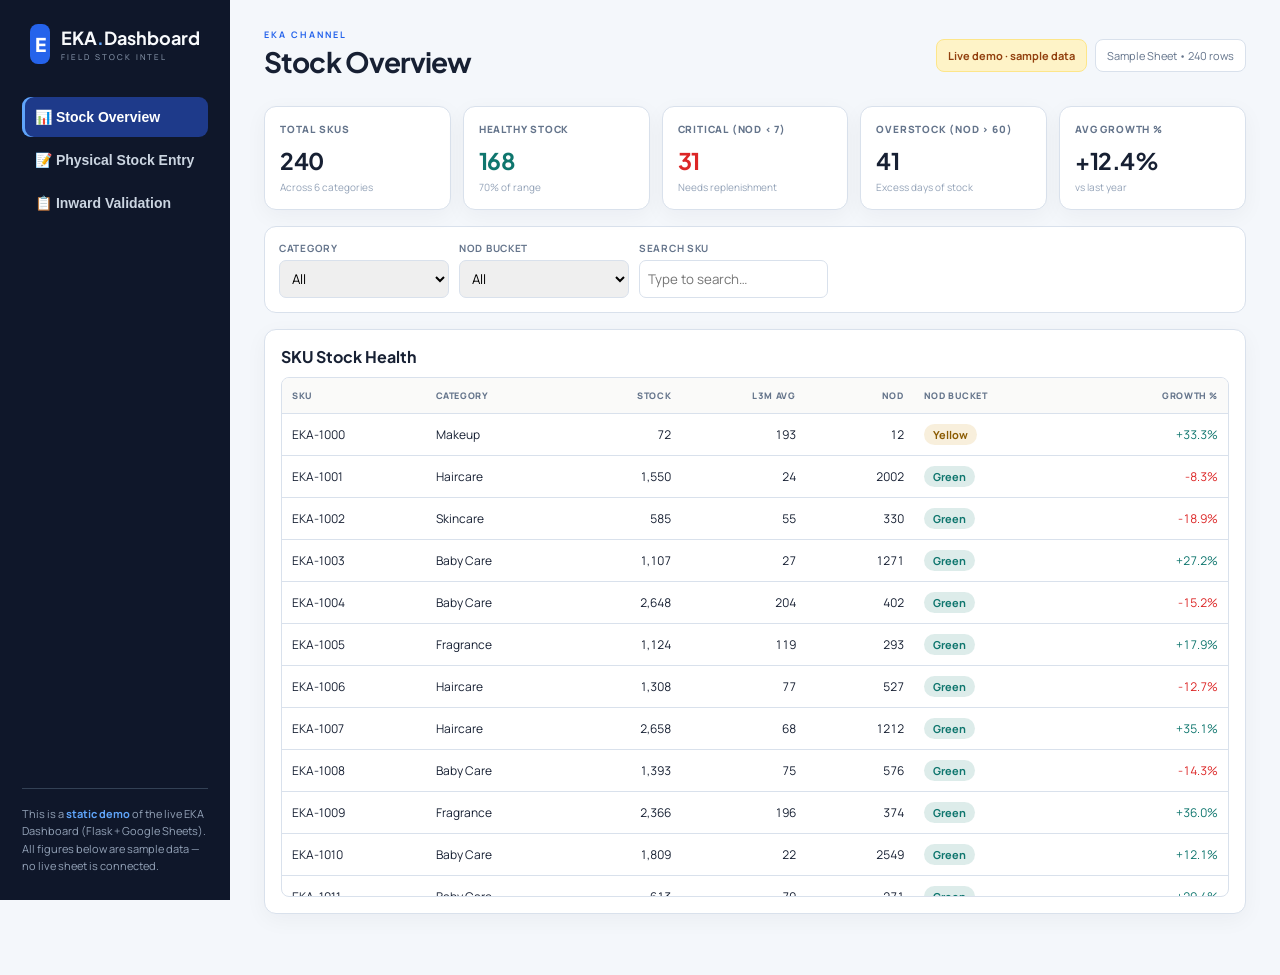
<file: EKA_Dashboard.html>
<!DOCTYPE html>
<html lang="en">
<head>
<meta charset="UTF-8"/>
<meta name="viewport" content="width=device-width,initial-scale=1.0"/>
<title>EKA Dashboard — Demo</title>
<link href="https://fonts.googleapis.com/css2?family=Plus+Jakarta+Sans:wght@400;500;600;700;800&family=Manrope:wght@400;500;700&display=swap" rel="stylesheet"/>
<style>
:root{--accent:#2563EB;--text:#172033;--text2:#334155;--muted:#64748B;--muted2:#94A3B8;--line:#D9E1EC;--bg:#F4F7FB;--good:#0F766E;--danger:#DC2626;--font-display:'Plus Jakarta Sans',sans-serif;--font-body:'Manrope',sans-serif}
*{box-sizing:border-box}
body{margin:0;background:var(--bg);color:var(--text);font-family:var(--font-body)}
a{color:inherit;text-decoration:none}
.app-shell{min-height:100vh}
.sidebar{position:fixed;left:0;top:0;bottom:0;width:230px;background:#0F172A;padding:22px;z-index:20}
.brand{display:flex;gap:11px;align-items:center;padding:2px 8px 30px}
.brand-mark{width:40px;height:40px;border-radius:8px;display:grid;place-items:center;color:#fff;background:var(--accent);font-family:var(--font-display);font-weight:800;font-size:19px}
.brand-name{font:700 18px var(--font-display);color:#F8FAFC}
.brand-name span{color:#60A5FA}
.brand-sub{font-size:8px;letter-spacing:2px;color:#94A3B8;margin-top:2px;text-transform:uppercase}
.nav{width:100%;display:block;background:transparent;border:0;color:#CBD5E1;text-align:left;padding:12px 13px;border-radius:9px;margin:3px 0;font-weight:600;cursor:pointer;font-size:14px}
.nav:hover{background:#17233A;color:#fff}
.nav.active{background:#1E3A8A;color:#fff;box-shadow:inset 3px 0 #60A5FA}
.side-note{position:absolute;left:22px;right:22px;bottom:25px;color:#94A3B8;line-height:1.6;font-size:11px;border-top:1px solid #334155;padding-top:16px}
.side-note b{color:#60A5FA}
main{margin-left:230px;width:calc(100% - 230px);padding:28px 34px 45px}
.topbar{display:flex;justify-content:space-between;align-items:center;margin-bottom:24px;flex-wrap:wrap;gap:12px}
.eyebrow{font-size:9px;letter-spacing:2px;color:var(--accent);font-weight:700}
.topbar h1{font:700 28px var(--font-display);margin:3px 0;letter-spacing:-.03em}
.badge{border:1px solid var(--line);background:#fff;color:var(--muted);padding:8px 11px;border-radius:8px;font-size:11px}
.demo-badge{background:#FEF3C7;border-color:#FDE68A;color:#92400E;font-weight:700}
.kpis{display:grid;grid-template-columns:repeat(5,1fr);gap:12px;margin-bottom:16px}
.kpi{background:#fff;border:1px solid var(--line);border-radius:12px;padding:15px;min-height:100px;box-shadow:0 6px 22px rgba(15,23,42,.045)}
.k-title{font-size:10px;text-transform:uppercase;letter-spacing:.8px;color:var(--muted);font-weight:800}
.k-value{font:700 23px var(--font-display);margin:10px 0 5px;letter-spacing:-.02em}
.k-sub{font-size:10px;color:var(--muted2)}
.good .k-value{color:var(--good)}
.bad .k-value{color:var(--danger)}
.filters{background:#fff;border:1px solid var(--line);border-radius:12px;padding:14px;margin-bottom:16px;display:flex;gap:10px;flex-wrap:wrap;align-items:flex-end}
.filter{min-width:170px}
.filter label{display:block;color:var(--muted);font-size:10px;margin:0 0 5px;text-transform:uppercase;letter-spacing:.7px;font-weight:700}
.filter select,.filter input{width:100%;height:38px;border:1px solid var(--line);border-radius:7px;padding:8px;font-family:inherit}
.card{background:#fff;border:1px solid var(--line);border-radius:12px;padding:16px;margin-bottom:16px;box-shadow:0 6px 22px rgba(15,23,42,.045)}
.card-title{font-family:var(--font-display);font-weight:700;margin-bottom:10px}
.table-wrap{overflow:auto;max-height:520px;border:1px solid var(--line);border-radius:8px}
table{border-collapse:collapse;width:100%;min-width:900px}
th{position:sticky;top:0;background:#FAFAF9;color:var(--muted);text-transform:uppercase;letter-spacing:.6px;font-size:9px;text-align:left;padding:11px 10px;border-bottom:1px solid var(--line);font-weight:800}
td{padding:10px;border-bottom:1px solid var(--line);font-size:12px;white-space:nowrap}
.num{text-align:right;font-variant-numeric:tabular-nums}
tbody tr:hover td{background:#F3F9FE}
.nod-badge{display:inline-block;min-width:32px;text-align:center;padding:3px 9px;border-radius:12px;font-weight:700;font-size:11px}
.nod-red{background:rgba(220,38,38,.12);color:#B91C1C}
.nod-yellow{background:rgba(217,164,65,.18);color:#8A5A00}
.nod-green{background:rgba(15,118,110,.14);color:#0F766E}
.view{display:none}
.view.active{display:block}
@media(max-width:1100px){.sidebar{width:190px}main{margin-left:190px;width:calc(100% - 190px);padding:22px}.kpis{grid-template-columns:repeat(3,1fr)}}
@media(max-width:700px){.sidebar{display:none}main{margin-left:0;width:100%}.kpis{grid-template-columns:1fr 1fr}}
</style>
</head>
<body>
<div class="app-shell">
  <aside class="sidebar">
    <div class="brand">
      <div class="brand-mark">E</div>
      <div>
        <div class="brand-name">EKA<span>.</span>Dashboard</div>
        <div class="brand-sub">Field Stock Intel</div>
      </div>
    </div>
    <button class="nav active" onclick="showView('stock')">📊 Stock Overview</button>
    <button class="nav" onclick="showView('entry')">📝 Physical Stock Entry</button>
    <button class="nav" onclick="showView('variance')">📋 Inward Validation</button>
    <div class="side-note">This is a <b>static demo</b> of the live EKA Dashboard (Flask + Google Sheets). All figures below are sample data — no live sheet is connected.</div>
  </aside>

  <main>
    <div class="topbar">
      <div>
        <div class="eyebrow">EKA CHANNEL</div>
        <h1>Stock Overview</h1>
      </div>
      <div style="display:flex;gap:8px;align-items:center">
        <span class="badge demo-badge">Live demo · sample data</span>
        <span class="badge" id="sourceBadge">Sample Sheet • 240 rows</span>
      </div>
    </div>

    <div id="view-stock" class="view active">
      <div class="kpis">
        <div class="kpi"><div class="k-title">Total SKUs</div><div class="k-value">240</div><div class="k-sub">Across 6 categories</div></div>
        <div class="kpi good"><div class="k-title">Healthy Stock</div><div class="k-value">168</div><div class="k-sub">70% of range</div></div>
        <div class="kpi bad"><div class="k-title">Critical (NOD &lt; 7)</div><div class="k-value">31</div><div class="k-sub">Needs replenishment</div></div>
        <div class="kpi"><div class="k-title">Overstock (NOD &gt; 60)</div><div class="k-value">41</div><div class="k-sub">Excess days of stock</div></div>
        <div class="kpi"><div class="k-title">Avg Growth %</div><div class="k-value">+12.4%</div><div class="k-sub">vs last year</div></div>
      </div>

      <div class="filters">
        <div class="filter"><label>Category</label><select id="fCat" onchange="render()"><option value="">All</option></select></div>
        <div class="filter"><label>NOD Bucket</label><select id="fNod" onchange="render()"><option value="">All</option><option>Red</option><option>Yellow</option><option>Green</option></select></div>
        <div class="filter"><label>Search SKU</label><input id="fSearch" placeholder="Type to search…" oninput="render()"/></div>
      </div>

      <div class="card">
        <div class="card-title">SKU Stock Health</div>
        <div class="table-wrap">
          <table>
            <thead><tr><th>SKU</th><th>Category</th><th class="num">Stock</th><th class="num">L3M Avg</th><th class="num">NOD</th><th>NOD Bucket</th><th class="num">Growth %</th></tr></thead>
            <tbody id="tbody"></tbody>
          </table>
        </div>
      </div>
    </div>

    <div id="view-entry" class="view">
      <div class="card">
        <div class="card-title">Physical Stock Entry</div>
        <p class="k-sub" style="margin-bottom:14px">Select a location, enter counted quantities per SKU, and submit for reconciliation. (Form disabled in this static demo.)</p>
        <div class="filters">
          <div class="filter"><label>Location</label><select disabled><option>Warehouse — Ahmedabad</option></select></div>
          <div class="filter"><label>Entry Date</label><input type="date" disabled/></div>
        </div>
        <div class="table-wrap">
          <table>
            <thead><tr><th>SKU</th><th class="num">System Stock</th><th class="num">Counted Qty</th></tr></thead>
            <tbody id="entryBody"></tbody>
          </table>
        </div>
      </div>
    </div>

    <div id="view-variance" class="view">
      <div class="card">
        <div class="card-title">Inward Validation</div>
        <p class="k-sub" style="margin-bottom:14px">Enter a PO number to fetch expected SKUs and quantities, then log actual received qty to generate a variance report. (Demo only.)</p>
        <div class="filters">
          <div class="filter"><label>PO Number</label><input placeholder="e.g. PO-88291" disabled/></div>
          <div class="filter"><button class="badge" style="cursor:pointer" disabled>Fetch</button></div>
        </div>
        <div class="table-wrap">
          <table>
            <thead><tr><th>SKU</th><th class="num">Order Qty</th><th class="num">Received Qty</th><th class="num">Variance</th></tr></thead>
            <tbody id="varBody"></tbody>
          </table>
        </div>
      </div>
    </div>
  </main>
</div>

<script>
const CATS=["Skincare","Haircare","Makeup","Fragrance","Wellness","Baby Care"];
function rnd(a,b){return Math.floor(Math.random()*(b-a+1))+a}
function pick(arr){return arr[Math.floor(Math.random()*arr.length)]}
const DATA=Array.from({length:240},(_,i)=>{
  const stock=rnd(0,3000), avg=rnd(5,220);
  const nod = avg>0 ? Math.round(stock/avg*31) : 0;
  const bucket = nod<7?"Red":nod>60?"Green":"Yellow";
  const growth = (Math.random()*80-20).toFixed(1);
  return {sku:`EKA-${1000+i}`, cat:pick(CATS), stock, avg, nod, bucket, growth};
});
CATS.forEach(c=>{const o=document.createElement('option');o.textContent=c;document.getElementById('fCat').appendChild(o)});

function render(){
  const cat=document.getElementById('fCat').value;
  const nod=document.getElementById('fNod').value;
  const q=document.getElementById('fSearch').value.toLowerCase();
  const rows=DATA.filter(r=> (!cat||r.cat===cat) && (!nod||r.bucket===nod) && (!q||r.sku.toLowerCase().includes(q)) ).slice(0,120);
  document.getElementById('tbody').innerHTML=rows.map(r=>`<tr><td>${r.sku}</td><td>${r.cat}</td><td class="num">${r.stock.toLocaleString('en-IN')}</td><td class="num">${r.avg}</td><td class="num">${r.nod}</td><td><span class="nod-badge nod-${r.bucket.toLowerCase()}">${r.bucket}</span></td><td class="num" style="color:${r.growth>=0?'#0F766E':'#DC2626'}">${r.growth>=0?'+':''}${r.growth}%</td></tr>`).join('');
}
document.getElementById('entryBody').innerHTML = DATA.slice(0,15).map(r=>`<tr><td>${r.sku}</td><td class="num">${r.stock}</td><td class="num"><input class="entryNum" style="width:90px" placeholder="—" disabled/></td></tr>`).join('');
document.getElementById('varBody').innerHTML = DATA.slice(0,10).map(r=>{const rec=rnd(r.stock-20,r.stock+20); const v=rec-r.stock; return `<tr><td>${r.sku}</td><td class="num">${r.stock}</td><td class="num">${rec}</td><td class="num" style="color:${v===0?'#64748B':v>0?'#0F766E':'#DC2626'}">${v>0?'+':''}${v}</td></tr>`}).join('');

function showView(name){
  document.querySelectorAll('.view').forEach(v=>v.classList.remove('active'));
  document.getElementById('view-'+name).classList.add('active');
  document.querySelectorAll('.nav').forEach(n=>n.classList.remove('active'));
  event.target.classList.add('active');
}
render();
</script>
</body>
</html>
</file>
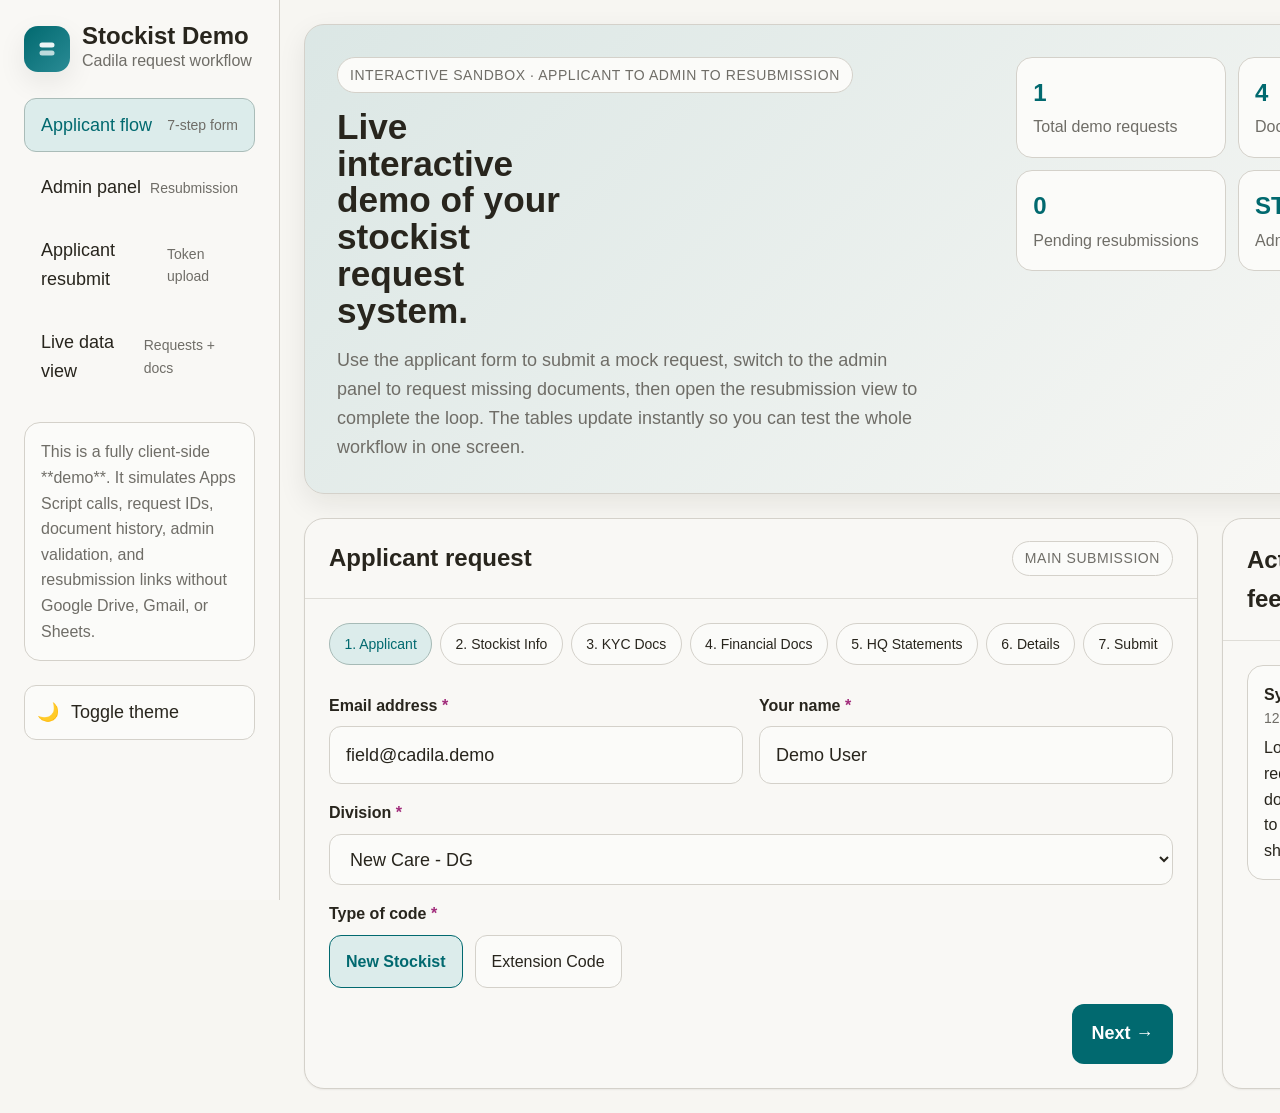
<file: New Stk.html>
<!DOCTYPE html>
<html lang="en" data-theme="light">
<head>
  <meta charset="UTF-8" />
  <meta name="viewport" content="width=device-width, initial-scale=1.0" />
  <title>Cadila Stockist Request Demo</title>
  <link href="https://api.fontshare.com/v2/css?f[]=satoshi@400,500,700&f[]=clash-display@500,600&display=swap" rel="stylesheet">
  <style>
    :root, [data-theme="light"] {
      --text-xs: clamp(0.75rem, 0.7rem + 0.25vw, 0.875rem);
      --text-sm: clamp(0.875rem, 0.8rem + 0.35vw, 1rem);
      --text-base: clamp(1rem, 0.95rem + 0.25vw, 1.125rem);
      --text-lg: clamp(1.125rem, 1rem + 0.75vw, 1.5rem);
      --text-xl: clamp(1.5rem, 1.2rem + 1.25vw, 2.25rem);
      --space-1: .25rem; --space-2: .5rem; --space-3: .75rem; --space-4: 1rem; --space-5: 1.25rem;
      --space-6: 1.5rem; --space-8: 2rem; --space-10: 2.5rem; --space-12: 3rem; --space-16: 4rem;
      --color-bg: #f7f6f2; --color-surface:#f9f8f5; --color-surface-2:#fbfbf9; --color-surface-offset:#f1efe8;
      --color-border:#d4d1ca; --color-divider:#dfddd7; --color-text:#28251d; --color-text-muted:#6f6d67; --color-text-faint:#a19e97;
      --color-primary:#01696f; --color-primary-hover:#0c4e54; --color-primary-highlight:#dceceb;
      --color-success:#437a22; --color-success-highlight:#dde7d7; --color-warning:#964219; --color-error:#a12c7b;
      --radius-sm:.5rem; --radius-md:.75rem; --radius-lg:1rem; --radius-xl:1.25rem; --radius-full:999px;
      --shadow-sm:0 1px 2px rgba(28,24,18,.06); --shadow-md:0 10px 28px rgba(28,24,18,.08); --shadow-lg:0 20px 48px rgba(28,24,18,.12);
      --font-body:'Satoshi', Inter, sans-serif; --font-display:'Clash Display', 'Satoshi', sans-serif;
    }
    [data-theme="dark"] {
      --color-bg:#171614; --color-surface:#1c1b19; --color-surface-2:#201f1d; --color-surface-offset:#23211f;
      --color-border:#393836; --color-divider:#2a2927; --color-text:#d7d4ce; --color-text-muted:#9a9790; --color-text-faint:#6e6b66;
      --color-primary:#4f98a3; --color-primary-hover:#73b4be; --color-primary-highlight:#263334;
      --color-success:#79b155; --color-success-highlight:#263226; --color-warning:#cf845d; --color-error:#d163a7;
      --shadow-sm:0 1px 2px rgba(0,0,0,.22); --shadow-md:0 10px 28px rgba(0,0,0,.28); --shadow-lg:0 20px 48px rgba(0,0,0,.38);
    }
    *{box-sizing:border-box;margin:0;padding:0}
    html{-webkit-font-smoothing:antialiased;scroll-behavior:smooth}
    body{font-family:var(--font-body);font-size:var(--text-base);background:var(--color-bg);color:var(--color-text);line-height:1.6;min-height:100dvh}
    button,input,select,textarea{font:inherit;color:inherit}
    button{cursor:pointer;border:none;background:none}
    img,svg{display:block;max-width:100%}
    a{color:inherit}
    .app-shell{display:grid;grid-template-columns:280px 1fr;min-height:100dvh}
    .sidebar{background:var(--color-surface);border-right:1px solid var(--color-border);padding:var(--space-6);display:flex;flex-direction:column;gap:var(--space-6);position:sticky;top:0;height:100dvh}
    .brand{display:flex;gap:var(--space-3);align-items:center}
    .logo{width:46px;height:46px;border-radius:14px;background:linear-gradient(135deg,var(--color-primary),#2a8b95);display:grid;place-items:center;color:#fff;box-shadow:var(--shadow-md)}
    .brand h1{font-family:var(--font-display);font-size:var(--text-lg);line-height:1}
    .brand p{font-size:var(--text-sm);color:var(--color-text-muted)}
    .nav-group{display:grid;gap:var(--space-2)}
    .nav-btn{width:100%;text-align:left;padding:var(--space-3) var(--space-4);border-radius:var(--radius-md);background:transparent;border:1px solid transparent;display:flex;justify-content:space-between;align-items:center}
    .nav-btn.active{background:var(--color-primary-highlight);border-color:color-mix(in srgb, var(--color-primary) 20%, var(--color-border));color:var(--color-primary)}
    .nav-btn small{font-size:var(--text-xs);color:var(--color-text-muted)}
    .mini-card{background:var(--color-surface-2);border:1px solid var(--color-border);border-radius:var(--radius-lg);padding:var(--space-4);font-size:var(--text-sm);color:var(--color-text-muted)}
    .theme-toggle{padding:var(--space-3);border-radius:var(--radius-md);border:1px solid var(--color-border);background:var(--color-surface-2);display:flex;align-items:center;gap:var(--space-3)}
    .main{padding:var(--space-6);display:grid;gap:var(--space-6)}
    .hero{background:linear-gradient(135deg,color-mix(in srgb,var(--color-primary) 12%, var(--color-surface)),var(--color-surface));border:1px solid var(--color-border);border-radius:var(--radius-xl);padding:var(--space-8);box-shadow:var(--shadow-md);display:grid;grid-template-columns:1.2fr .8fr;gap:var(--space-8)}
    .eyebrow{display:inline-flex;gap:var(--space-2);align-items:center;background:var(--color-surface-2);border:1px solid var(--color-border);border-radius:var(--radius-full);padding:.35rem .75rem;font-size:var(--text-xs);letter-spacing:.04em;text-transform:uppercase;color:var(--color-text-muted)}
    .hero h2{font-family:var(--font-display);font-size:var(--text-xl);line-height:1.05;margin-top:var(--space-4);max-width:13ch}
    .hero p{margin-top:var(--space-4);max-width:58ch;color:var(--color-text-muted)}
    .hero-grid{display:grid;grid-template-columns:repeat(2,minmax(0,1fr));gap:var(--space-3);align-content:start}
    .stat{background:var(--color-surface-2);border:1px solid var(--color-border);border-radius:var(--radius-lg);padding:var(--space-4)}
    .stat strong{display:block;font-size:var(--text-lg);color:var(--color-primary)}
    .stat span{font-size:var(--text-sm);color:var(--color-text-muted)}
    .workspace{display:grid;grid-template-columns:1.3fr .7fr;gap:var(--space-6)}
    .panel{background:var(--color-surface);border:1px solid var(--color-border);border-radius:var(--radius-xl);box-shadow:var(--shadow-sm)}
    .panel-head{padding:var(--space-5) var(--space-6);border-bottom:1px solid var(--color-divider);display:flex;justify-content:space-between;align-items:center;gap:var(--space-3)}
    .panel-head h3{font-size:var(--text-lg);font-family:var(--font-display);font-weight:600}
    .panel-body{padding:var(--space-6)}
    .steps{display:flex;gap:var(--space-2);overflow:auto;padding-bottom:var(--space-2)}
    .step-pill{padding:.55rem .9rem;border-radius:var(--radius-full);border:1px solid var(--color-border);background:var(--color-surface-2);font-size:var(--text-xs);white-space:nowrap}
    .step-pill.done{background:var(--color-success-highlight);color:var(--color-success);border-color:color-mix(in srgb,var(--color-success) 22%, var(--color-border))}
    .step-pill.active{background:var(--color-primary-highlight);color:var(--color-primary);border-color:color-mix(in srgb,var(--color-primary) 22%, var(--color-border))}
    .grid{display:grid;gap:var(--space-4)}
    .grid.two{grid-template-columns:repeat(2,minmax(0,1fr))}
    .field{display:grid;gap:var(--space-2)}
    .field label{font-size:var(--text-sm);font-weight:700}
    .req{color:var(--color-error)}
    input,select,textarea{width:100%;padding:.85rem 1rem;border-radius:var(--radius-md);border:1px solid var(--color-border);background:var(--color-surface-2);outline:none}
    input:focus,select:focus,textarea:focus{border-color:var(--color-primary);box-shadow:0 0 0 4px color-mix(in srgb, var(--color-primary) 14%, transparent)}
    textarea{min-height:96px;resize:vertical}
    .segmented{display:flex;gap:var(--space-3);flex-wrap:wrap}
    .chip{padding:.8rem 1rem;border-radius:var(--radius-md);border:1px solid var(--color-border);background:var(--color-surface-2);font-size:var(--text-sm);display:flex;gap:.5rem;align-items:center}
    .chip.active{border-color:var(--color-primary);background:var(--color-primary-highlight);color:var(--color-primary);font-weight:700}
    .doc-grid{display:grid;grid-template-columns:repeat(2,minmax(0,1fr));gap:var(--space-4)}
    .upload-card{border:1px dashed var(--color-border);background:var(--color-surface-2);border-radius:var(--radius-lg);padding:var(--space-4);display:grid;gap:var(--space-2)}
    .upload-card.done{border-style:solid;border-color:color-mix(in srgb,var(--color-success) 30%, var(--color-border));background:var(--color-success-highlight)}
    .upload-card h4{font-size:var(--text-sm)}
    .upload-card p{font-size:var(--text-xs);color:var(--color-text-muted)}
    .upload-card .fake-file{font-size:var(--text-xs);color:var(--color-success);font-weight:700}
    .actions{display:flex;justify-content:space-between;gap:var(--space-3);padding-top:var(--space-4)}
    .btn{padding:.9rem 1.15rem;border-radius:var(--radius-md);font-weight:700;border:1px solid transparent;display:inline-flex;align-items:center;gap:.6rem}
    .btn-primary{background:var(--color-primary);color:#fff}.btn-primary:hover{background:var(--color-primary-hover)}
    .btn-secondary{background:var(--color-surface-2);border-color:var(--color-border)}
    .btn-success{background:var(--color-success);color:#fff}
    .timeline{display:grid;gap:var(--space-3)}
    .event{padding:var(--space-4);border:1px solid var(--color-border);border-radius:var(--radius-lg);background:var(--color-surface-2)}
    .event strong{display:block;font-size:var(--text-sm)} .event span{display:block;font-size:var(--text-xs);color:var(--color-text-muted)}
    .event p{font-size:var(--text-sm);margin-top:.35rem;color:var(--color-text)}
    .table{width:100%;border-collapse:collapse;font-size:var(--text-sm)}
    .table th,.table td{padding:.8rem;border-bottom:1px solid var(--color-divider);text-align:left;vertical-align:top}
    .table th{color:var(--color-text-muted);font-size:var(--text-xs);text-transform:uppercase;letter-spacing:.04em}
    .badge{display:inline-flex;padding:.28rem .6rem;border-radius:var(--radius-full);font-size:var(--text-xs);font-weight:700}
    .badge.submitted{background:var(--color-primary-highlight);color:var(--color-primary)}
    .badge.pending{background:#f3e3da;color:var(--color-warning)}
    .badge.completed{background:var(--color-success-highlight);color:var(--color-success)}
    .hidden{display:none!important}
    .footer-note{font-size:var(--text-xs);color:var(--color-text-muted)}
    @media (max-width: 1100px){.workspace,.hero{grid-template-columns:1fr}.app-shell{grid-template-columns:1fr}.sidebar{position:relative;height:auto;border-right:none;border-bottom:1px solid var(--color-border)}}
    @media (max-width: 720px){.grid.two,.doc-grid,.hero-grid{grid-template-columns:1fr}.main{padding:var(--space-4)}.panel-body,.panel-head,.sidebar,.hero{padding:var(--space-4)}.actions{flex-direction:column-reverse}.btn{justify-content:center;width:100%}}
  </style>
</head>
<body>
  <div class="app-shell">
    <aside class="sidebar">
      <div class="brand">
        <div class="logo">
          <svg width="24" height="24" viewBox="0 0 24 24" fill="none" aria-label="Cadila demo logo">
            <path d="M7 5.5h10a2.5 2.5 0 0 1 0 5H7a2.5 2.5 0 1 1 0-5Z" fill="currentColor" opacity=".92"/>
            <path d="M7 13.5h10a2.5 2.5 0 0 1 0 5H7a2.5 2.5 0 0 1 0-5Z" fill="currentColor" opacity=".72"/>
          </svg>
        </div>
        <div>
          <h1>Stockist Demo</h1>
          <p>Cadila request workflow</p>
        </div>
      </div>

      <div class="nav-group">
        <button class="nav-btn active" data-view="applicant"><span>Applicant flow</span><small>7-step form</small></button>
        <button class="nav-btn" data-view="admin"><span>Admin panel</span><small>Resubmission</small></button>
        <button class="nav-btn" data-view="resubmit"><span>Applicant resubmit</span><small>Token upload</small></button>
        <button class="nav-btn" data-view="data"><span>Live data view</span><small>Requests + docs</small></button>
      </div>

      <div class="mini-card">
        This is a fully client-side **demo**. It simulates Apps Script calls, request IDs, document history, admin validation, and resubmission links without Google Drive, Gmail, or Sheets.
      </div>

      <button class="theme-toggle" data-theme-toggle aria-label="Switch theme">
        <span id="themeIcon">🌙</span>
        <span>Toggle theme</span>
      </button>
    </aside>

    <main class="main">
      <section class="hero">
        <div>
          <span class="eyebrow">Interactive sandbox · applicant to admin to resubmission</span>
          <h2>Live interactive demo of your stockist request system.</h2>
          <p>Use the applicant form to submit a mock request, switch to the admin panel to request missing documents, then open the resubmission view to complete the loop. The tables update instantly so you can test the whole workflow in one screen.</p>
        </div>
        <div class="hero-grid">
          <div class="stat"><strong id="statRequests">1</strong><span>Total demo requests</span></div>
          <div class="stat"><strong id="statDocs">4</strong><span>Document history rows</span></div>
          <div class="stat"><strong id="statResub">0</strong><span>Pending resubmissions</span></div>
          <div class="stat"><strong>STKREQ@2026</strong><span>Admin demo password</span></div>
        </div>
      </section>

      <section class="workspace">
        <div class="panel" id="leftPanel">
          <div class="panel-head">
            <h3 id="panelTitle">Applicant request</h3>
            <div class="eyebrow" id="panelEyebrow">Main submission</div>
          </div>
          <div class="panel-body">
            <div id="view-applicant">
              <div class="steps" id="stepNav"></div>
              <div style="height: var(--space-5)"></div>
              <div id="formStage"></div>
              <div class="actions">
                <button class="btn btn-secondary" id="backBtn">← Back</button>
                <button class="btn btn-primary" id="nextBtn">Next →</button>
              </div>
            </div>

            <div id="view-admin" class="hidden grid">
              <div class="grid two">
                <div class="field">
                  <label>Admin password <span class="req">*</span></label>
                  <input id="adminPwd" type="password" placeholder="Use STKREQ@2026" />
                </div>
                <div class="field" style="align-content:end;">
                  <button class="btn btn-primary" id="adminUnlock">Unlock admin panel</button>
                </div>
              </div>
              <div id="adminContent" class="hidden grid">
                <div class="grid two">
                  <div class="field">
                    <label>Recent request</label>
                    <select id="adminReqSelect"></select>
                  </div>
                  <div class="field">
                    <label>Admin email</label>
                    <input id="adminEmail" type="email" value="nihar.mashru@cadilapharma.com" />
                  </div>
                </div>
                <div class="field">
                  <label>Requested documents</label>
                  <div class="doc-grid" id="adminDocChecklist"></div>
                </div>
                <div class="field">
                  <label>Remarks for applicant</label>
                  <textarea id="adminRemarks" placeholder="Explain what needs correction..."></textarea>
                </div>
                <div class="actions">
                  <div class="footer-note">A token link is generated instantly in this demo, just like the resubmission email flow.</div>
                  <button class="btn btn-success" id="sendResubmission">Send resubmission request</button>
                </div>
              </div>
            </div>

            <div id="view-resubmit" class="hidden grid">
              <div class="field">
                <label>Resubmission token</label>
                <select id="resubmitTokenSelect"></select>
              </div>
              <div id="resubmitDetails" class="hidden grid">
                <div class="mini-card"><strong>Admin remarks:</strong> <span id="resubmitRemarks"></span></div>
                <div class="doc-grid" id="resubmitDocs"></div>
                <div class="actions">
                  <div class="footer-note">Uploading here marks the resubmission as completed and appends new document history rows.</div>
                  <button class="btn btn-success" id="completeResubmission">Upload & resubmit</button>
                </div>
              </div>
            </div>

            <div id="view-data" class="hidden grid">
              <div class="grid">
                <div>
                  <h4 style="margin-bottom:.75rem">Requests</h4>
                  <div style="overflow:auto"><table class="table" id="requestsTable"></table></div>
                </div>
                <div>
                  <h4 style="margin-bottom:.75rem">Document history</h4>
                  <div style="overflow:auto"><table class="table" id="docsTable"></table></div>
                </div>
                <div>
                  <h4 style="margin-bottom:.75rem">Resubmission requests</h4>
                  <div style="overflow:auto"><table class="table" id="resubTable"></table></div>
                </div>
              </div>
            </div>
          </div>
        </div>

        <div class="panel">
          <div class="panel-head">
            <h3>Activity feed</h3>
            <div class="eyebrow">Simulated backend events</div>
          </div>
          <div class="panel-body">
            <div class="timeline" id="timeline"></div>
          </div>
        </div>
      </section>
    </main>
  </div>

  <script>
    const EMAIL_CONFIG = {
      "New Care - DG": { to: "nihar.mashru@cadilapharma.com", cc: "" },
      "IntenseCare - DT": { to: "intensecare@cadila.demo", cc: "" },
      "Magprime - DP": { to: "magprime@cadila.demo", cc: "" },
      "Maxinova - CA": { to: "maxinova@cadila.demo", cc: "" },
      "Magnastar - CK": { to: "magnastar@cadila.demo", cc: "" },
      "Cardian - CT": { to: "cardian@cadila.demo", cc: "" },
      "Cadila CNS - DN": { to: "cns@cadila.demo", cc: "" },
      "Evanex - CW": { to: "evanex@cadila.demo", cc: "" },
      "Maxima One - CL": { to: "maxima@cadila.demo", cc: "" },
      "Magnawave - CY": { to: "magnawave@cadila.demo", cc: "" },
      "Cadico - CZ": { to: "cadico@cadila.demo", cc: "" },
      "Estomag - DD": { to: "estomag@cadila.demo", cc: "" },
      "ChezGreen - DB": { to: "chezgreen@cadila.demo", cc: "" },
      "Cadinu - DU": { to: "cadinu@cadila.demo", cc: "" },
      "Cadila Oncology - CO": { to: "oncology@cadila.demo", cc: "" },
      "Laviza - DR": { to: "laviza@cadila.demo", cc: "" },
      "Magfam - CP": { to: "magfam@cadila.demo", cc: "" }
    };
    const FALLBACK_EMAIL_CONFIG = { to: "nihar.mashru@cadilapharma.com", cc: "" };
    const DOC_LIST = ['Drug License', 'GSTIN', 'PAN Card', 'Food Licence', 'Aadhar Card', 'Stockist Profile', 'Party Request Letter', 'Bank Statement', 'TDS Declaration', 'Pharma Rack Consent', 'Warehouse Photos', 'HQ Statement 1'];
    const steps = [
      { key:'applicant', label:'Applicant', render: renderApplicantStep },
      { key:'stockist', label:'Stockist Info', render: renderStockistStep },
      { key:'kyc', label:'KYC Docs', render: renderKycStep },
      { key:'financial', label:'Financial Docs', render: renderFinancialStep },
      { key:'hq', label:'HQ Statements', render: renderHqStep },
      { key:'details', label:'Details', render: renderDetailsStep },
      { key:'submit', label:'Submit', render: renderReviewStep }
    ];

    const state = {
      currentView: 'applicant',
      currentStep: 0,
      adminUnlocked: false,
      form: {
        email:'field@cadila.demo', name:'Demo User', division:'New Care - DG', codeType:'New Stockiest Code', stockistName:'Shreeji Pharma Dist.', stockistPlace:'Ahmedabad', hq:'Ahmedabad HQ', pharmaRack:'Yes', remarks:'Demo submission for review.', replacementInfo:'', replacementReason:'', limitReduction:'MIS can select'
      },
      docs: {
        'Drug License':'drug-license.pdf','GSTIN':'gstin.pdf','PAN Card':'pan-card.pdf','Food Licence':'food-licence.pdf','Aadhar Card':'aadhar-card.pdf','Stockist Profile':'stockist-profile.pdf','Party Request Letter':'party-request-letter.pdf','Bank Statement':'bank-statement.pdf','TDS Declaration':'tds-declaration.pdf','Pharma Rack Consent':'pharma-rack-consent.pdf','Warehouse Photos':'warehouse-photos.zip','HQ Statement 1':'hq-statement-1.xlsx'
      },
      resubmitUploads: {},
      db: {
        requests: [],
        docHistory: [],
        resubmissions: []
      },
      timeline: []
    };

    function seed() {
      const reqId = 'REQ-240731-ABC';
      state.db.requests.push({
        requestId:reqId, timestamp:'21/05/2026, 11:00:10 am', submitterName:'Demo User', submitterEmail:'field@cadila.demo', division:'New Care - DG', hq:'Ahmedabad HQ', stockiestPlace:'Ahmedabad', newStockiestName:'Shreeji Pharma Dist.', typeOfCode:'New Stockiest Code', pharmaRack:'Yes', applicantEmail:'field@cadila.demo', status:'Submitted', folderUrl:'drive://New Care - DG/Shreeji Pharma Dist.'
      });
      ['Drug License','GSTIN','Food Licence','HQ Statement 1'].forEach((doc, i) => {
        state.db.docHistory.push({timestamp:`21/05/2026, 11:0${i}:10 am`, requestId:reqId, documentName:doc, versionType:'Original', fileName:doc.toLowerCase().replace(/\s+/g,'-') + '.pdf', uploadedBy:'field@cadila.demo'});
      });
      addTimeline('System seeded', 'Loaded one demo request and four document history rows to mirror the Apps Script sheets.');
    }

    function addTimeline(title, text) {
      state.timeline.unshift({ title, text, time:new Date().toLocaleTimeString([], {hour:'2-digit', minute:'2-digit'}) });
      renderTimeline();
    }
    function generateRequestId(prefix='REQ') {
      const tail = Math.random().toString(36).slice(2,5).toUpperCase();
      const stamp = String(Date.now()).slice(-6);
      return `${prefix}-${stamp}-${tail}`;
    }
    function updateStats() {
      document.getElementById('statRequests').textContent = state.db.requests.length;
      document.getElementById('statDocs').textContent = state.db.docHistory.length;
      document.getElementById('statResub').textContent = state.db.resubmissions.filter(r => r.status === 'Pending').length;
    }
    function renderTimeline() {
      const el = document.getElementById('timeline');
      el.innerHTML = state.timeline.slice(0,10).map(item => `
        <article class="event">
          <strong>${item.title}</strong>
          <span>${item.time}</span>
          <p>${item.text}</p>
        </article>`).join('');
    }
    function switchView(view) {
      state.currentView = view;
      document.querySelectorAll('.nav-btn').forEach(btn => btn.classList.toggle('active', btn.dataset.view === view));
      ['applicant','admin','resubmit','data'].forEach(v => document.getElementById(`view-${v}`).classList.toggle('hidden', v !== view));
      const map = {
        applicant:['Applicant request','Main submission'],
        admin:['Admin resubmission panel','Validation + token flow'],
        resubmit:['Applicant document resubmission','Token-based upload'],
        data:['Demo data tables','Requests, docs, resubmissions']
      };
      document.getElementById('panelTitle').textContent = map[view][0];
      document.getElementById('panelEyebrow').textContent = map[view][1];
      if (view === 'applicant') renderApplicant();
      if (view === 'admin') renderAdmin();
      if (view === 'resubmit') renderResubmit();
      if (view === 'data') renderTables();
    }

    function renderApplicant() {
      const stepNav = document.getElementById('stepNav');
      stepNav.innerHTML = steps.map((s,i) => `<button class="step-pill ${i < state.currentStep ? 'done' : ''} ${i === state.currentStep ? 'active' : ''}" ${i <= state.currentStep ? `onclick="goStep(${i})"` : ''}>${i+1}. ${s.label}</button>`).join('');
      steps[state.currentStep].render();
      document.getElementById('backBtn').style.visibility = state.currentStep === 0 ? 'hidden' : 'visible';
      document.getElementById('nextBtn').textContent = state.currentStep === steps.length - 1 ? 'Submit request' : 'Next →';
      document.getElementById('nextBtn').className = 'btn ' + (state.currentStep === steps.length - 1 ? 'btn-success' : 'btn-primary');
    }
    function goStep(i){ state.currentStep = i; renderApplicant(); }
    function renderApplicantStep(){
      setStage(`
        <div class="grid two">
          <div class="field"><label>Email address <span class="req">*</span></label><input id="f-email" value="${state.form.email}"></div>
          <div class="field"><label>Your name <span class="req">*</span></label><input id="f-name" value="${state.form.name}"></div>
        </div>
        <div class="field"><label>Division <span class="req">*</span></label>
          <select id="f-division">${Object.keys(EMAIL_CONFIG).map(d => `<option ${state.form.division===d?'selected':''}>${d}</option>`).join('')}</select>
        </div>
        <div class="field"><label>Type of code <span class="req">*</span></label>
          <div class="segmented">
            <button class="chip ${state.form.codeType==='New Stockiest Code'?'active':''}" onclick="setCodeType('New Stockiest Code')">New Stockist</button>
            <button class="chip ${state.form.codeType==='Extension Code'?'active':''}" onclick="setCodeType('Extension Code')">Extension Code</button>
          </div>
        </div>
      `);
    }
    function renderStockistStep(){
      setStage(`
        <div class="grid two">
          <div class="field"><label>Stockist name <span class="req">*</span></label><input id="f-stockistName" value="${state.form.stockistName}"></div>
          <div class="field"><label>Stockist place <span class="req">*</span></label><input id="f-stockistPlace" value="${state.form.stockistPlace}"></div>
        </div>
        <div class="grid two">
          <div class="field"><label>HQ <span class="req">*</span></label><input id="f-hq" value="${state.form.hq}"></div>
          <div class="field"><label>Uses Pharma Rack? <span class="req">*</span></label>
            <div class="segmented">
              <button class="chip ${state.form.pharmaRack==='Yes'?'active':''}" onclick="setPharmaRack('Yes')">Yes</button>
              <button class="chip ${state.form.pharmaRack==='No'?'active':''}" onclick="setPharmaRack('No')">No</button>
            </div>
          </div>
        </div>
        <div class="field"><label>Remarks</label><textarea id="f-remarks">${state.form.remarks}</textarea></div>
      `);
    }
    function renderKycStep(){
      renderDocs(['Drug License','GSTIN','PAN Card','Food Licence','Aadhar Card','Stockist Profile','Party Request Letter'], 'Upload placeholders update the simulated files list.');
    }
    function renderFinancialStep(){
      renderDocs(['Bank Statement','TDS Declaration','Pharma Rack Consent','Warehouse Photos'], 'These mirror your financial document section.');
    }
    function renderHqStep(){
      renderDocs(['HQ Statement 1'], 'HQ statements stay separate for clarity.');
    }
    function renderDetailsStep(){
      setStage(`
        <div class="field"><label>Replacement stockist name & HQ</label><textarea id="f-replacementInfo">${state.form.replacementInfo}</textarea></div>
        <div class="field"><label>Reason for replacement</label><textarea id="f-replacementReason">${state.form.replacementReason}</textarea></div>
        <div class="field"><label>Limit reduction stockist</label>
          <div class="segmented">
            <button class="chip ${state.form.limitReduction==='MIS can select'?'active':''}" onclick="setLimitReduction('MIS can select')">MIS can select</button>
            <button class="chip ${state.form.limitReduction==='I will share'?'active':''}" onclick="setLimitReduction('I will share')">I will share name & limit</button>
          </div>
        </div>
      `);
    }
    function renderReviewStep(){
      const config = EMAIL_CONFIG[state.form.division] || FALLBACK_EMAIL_CONFIG;
      setStage(`
        <div class="grid">
          <div class="mini-card"><strong>Division routing:</strong> Internal notification will go to <b>${config.to}</b> and cc the applicant email.</div>
          <div class="mini-card"><strong>Applicant:</strong> ${state.form.name} · ${state.form.email}</div>
          <div class="mini-card"><strong>Stockist:</strong> ${state.form.stockistName} · ${state.form.stockistPlace} · ${state.form.hq}</div>
          <div class="mini-card"><strong>Visible uploaded docs:</strong> ${Object.keys(state.docs).join(', ')}</div>
        </div>
      `);
    }
    function renderDocs(items, note) {
      setStage(`
        <div class="mini-card">${note}</div>
        <div class="doc-grid">
          ${items.map(doc => `
            <div class="upload-card ${state.docs[doc] ? 'done' : ''}">
              <h4>${doc}</h4>
              <p>${state.docs[doc] ? 'Mock file ready' : 'No file selected yet'}</p>
              <div class="fake-file">${state.docs[doc] || '—'}</div>
              <button class="btn btn-secondary" onclick="mockUpload('${doc}')">${state.docs[doc] ? 'Replace file' : 'Upload file'}</button>
            </div>`).join('')}
        </div>
      `);
    }
    function setStage(html){ document.getElementById('formStage').innerHTML = `<div class="grid">${html}</div>`; }
    function setCodeType(v){ state.form.codeType = v; renderApplicant(); }
    function setPharmaRack(v){ state.form.pharmaRack = v; renderApplicant(); }
    function setLimitReduction(v){ state.form.limitReduction = v; renderApplicant(); }
    function mockUpload(doc) {
      state.docs[doc] = doc.toLowerCase().replace(/\s+/g,'-') + (doc.includes('Photos') ? '.zip' : doc.includes('Statement') ? '.xlsx' : '.pdf');
      addTimeline('Document attached', `${doc} prepared for submission as ${state.docs[doc]}.`);
      renderApplicant();
    }
    function syncApplicantFields() {
      ['email','name','division'].forEach(k => {
        const map = {email:'f-email', name:'f-name', division:'f-division'};
        const el = document.getElementById(map[k]); if (el) state.form[k] = el.value;
      });
      ['stockistName','stockistPlace','hq','remarks','replacementInfo','replacementReason'].forEach(k => {
        const map = {stockistName:'f-stockistName',stockistPlace:'f-stockistPlace',hq:'f-hq',remarks:'f-remarks',replacementInfo:'f-replacementInfo',replacementReason:'f-replacementReason'};
        const el = document.getElementById(map[k]); if (el) state.form[k] = el.value;
      });
    }
    function validateStep() {
      syncApplicantFields();
      if (state.currentStep === 0) return state.form.email && state.form.name && state.form.division && state.form.codeType;
      if (state.currentStep === 1) return state.form.stockistName && state.form.stockistPlace && state.form.hq && state.form.pharmaRack;
      return true;
    }
    function handleNext() {
      if (state.currentView !== 'applicant') return;
      if (state.currentStep < steps.length - 1) {
        if (!validateStep()) return addTimeline('Validation block', 'Please complete the required fields before moving forward.');
        state.currentStep += 1; renderApplicant();
      } else {
        if (!validateStep()) return addTimeline('Validation block', 'Missing required applicant fields.');
        submitRequest();
      }
    }
    function handleBack() { if (state.currentView === 'applicant' && state.currentStep > 0) { state.currentStep -= 1; renderApplicant(); } }
    function submitRequest() {
      const requestId = generateRequestId();
      const config = EMAIL_CONFIG[state.form.division] || FALLBACK_EMAIL_CONFIG;
      const request = {
        requestId, timestamp:new Date().toLocaleString('en-IN'), submitterName:state.form.name, submitterEmail:state.form.email,
        division:state.form.division, hq:state.form.hq, stockiestPlace:state.form.stockistPlace, newStockiestName:state.form.stockistName,
        typeOfCode:state.form.codeType, pharmaRack:state.form.pharmaRack, applicantEmail:state.form.email, status:'Submitted',
        folderUrl:`drive://${state.form.division}/${state.form.stockistName}`
      };
      state.db.requests.unshift(request);
      Object.entries(state.docs).forEach(([documentName,fileName]) => {
        state.db.docHistory.unshift({ timestamp:new Date().toLocaleString('en-IN'), requestId, documentName, versionType:'Original', fileName, uploadedBy:state.form.email });
      });
      addTimeline('Request submitted', `${requestId} saved, folder created for ${state.form.stockistName}, and internal notification routed to ${config.to}.`);
      state.currentStep = 0;
      renderAdmin(); renderResubmit(); renderTables(); updateStats();
      switchView('data');
    }

    function renderAdmin() {
      document.getElementById('adminContent').classList.toggle('hidden', !state.adminUnlocked);
      const select = document.getElementById('adminReqSelect');
      select.innerHTML = state.db.requests.map(r => `<option value="${r.requestId}">${r.requestId} | ${r.newStockiestName} (${r.division})</option>`).join('');
      document.getElementById('adminDocChecklist').innerHTML = DOC_LIST.map(doc => `<label class="upload-card" style="padding:1rem"><span style="display:flex;gap:.6rem;align-items:flex-start"><input type="checkbox" class="adminDoc" value="${doc}"><span><strong>${doc}</strong><br><small>${state.db.docHistory.some(h => h.documentName === doc) ? 'Exists in history' : 'Not yet seen'}</small></span></span></label>`).join('');
    }
    function unlockAdmin() {
      const pwd = document.getElementById('adminPwd').value;
      if (pwd !== 'STKREQ@2026') return addTimeline('Admin login failed', 'Invalid password entered in the demo panel.');
      state.adminUnlocked = true;
      addTimeline('Admin unlocked', 'Admin panel opened successfully with the configured script password.');
      renderAdmin();
    }
    function sendResubmission() {
      const reqId = document.getElementById('adminReqSelect').value;
      const docs = Array.from(document.querySelectorAll('.adminDoc:checked')).map(x => x.value);
      const remarks = document.getElementById('adminRemarks').value.trim();
      const request = state.db.requests.find(r => r.requestId === reqId);
      if (!reqId || !docs.length || !remarks || !request) return addTimeline('Admin validation block', 'Select a request, choose documents, and add remarks before sending.');
      const token = generateRequestId('RESUB');
      state.db.resubmissions.unshift({ timestamp:new Date().toLocaleString('en-IN'), requestId:reqId, applicantEmail:request.applicantEmail, requestedDocuments:docs, adminRemarks:remarks, token, link:`?resubmit=${token}`, status:'Pending', sentBy:document.getElementById('adminEmail').value });
      addTimeline('Resubmission email sent', `Token ${token} generated for ${request.applicantEmail}; requested docs: ${docs.join(', ')}.`);
      document.getElementById('adminRemarks').value = '';
      renderResubmit(); renderTables(); updateStats();
      switchView('resubmit');
    }

    function renderResubmit() {
      const select = document.getElementById('resubmitTokenSelect');
      const pending = state.db.resubmissions.filter(r => r.status === 'Pending');
      select.innerHTML = pending.length ? pending.map(r => `<option value="${r.token}">${r.token} | ${r.requestId}</option>`).join('') : '<option value="">No pending tokens</option>';
      if (pending.length) loadResubmitToken(pending[0].token); else {
        document.getElementById('resubmitDetails').classList.add('hidden');
      }
    }
    function loadResubmitToken(token) {
      const item = state.db.resubmissions.find(r => r.token === token && r.status === 'Pending');
      if (!item) return document.getElementById('resubmitDetails').classList.add('hidden');
      document.getElementById('resubmitDetails').classList.remove('hidden');
      document.getElementById('resubmitRemarks').textContent = item.adminRemarks;
      document.getElementById('resubmitDocs').innerHTML = item.requestedDocuments.map(doc => `
        <div class="upload-card ${state.resubmitUploads[doc] ? 'done' : ''}">
          <h4>${doc}</h4>
          <p>${state.resubmitUploads[doc] ? 'Ready to upload' : 'Awaiting replacement file'}</p>
          <div class="fake-file">${state.resubmitUploads[doc] || '—'}</div>
          <button class="btn btn-secondary" onclick="mockResubFile('${doc}')">${state.resubmitUploads[doc] ? 'Replace again' : 'Attach file'}</button>
        </div>`).join('');
    }
    function mockResubFile(doc) {
      state.resubmitUploads[doc] = 'resubmit-' + doc.toLowerCase().replace(/\s+/g,'-') + '.pdf';
      addTimeline('Resubmission file attached', `${doc} prepared as ${state.resubmitUploads[doc]}.`);
      loadResubmitToken(document.getElementById('resubmitTokenSelect').value);
    }
    function completeResubmission() {
      const token = document.getElementById('resubmitTokenSelect').value;
      const item = state.db.resubmissions.find(r => r.token === token && r.status === 'Pending');
      if (!item) return;
      const missing = item.requestedDocuments.filter(doc => !state.resubmitUploads[doc]);
      if (missing.length) return addTimeline('Resubmission blocked', `Please attach all requested documents: ${missing.join(', ')}.`);
      item.status = 'Completed';
      item.requestedDocuments.forEach(doc => {
        state.db.docHistory.unshift({ timestamp:new Date().toLocaleString('en-IN'), requestId:item.requestId, documentName:doc, versionType:'Resubmission', fileName:state.resubmitUploads[doc], uploadedBy:item.applicantEmail });
      });
      addTimeline('Resubmission completed', `${item.requestId} updated and MIS notification sent for ${item.requestedDocuments.join(', ')}.`);
      state.resubmitUploads = {};
      renderResubmit(); renderTables(); updateStats(); switchView('data');
    }

    function renderTables() {
      document.getElementById('requestsTable').innerHTML = `<thead><tr><th>ID</th><th>Stockist</th><th>Division</th><th>Status</th></tr></thead><tbody>${state.db.requests.map(r => `<tr><td>${r.requestId}</td><td>${r.newStockiestName}</td><td>${r.division}</td><td><span class="badge submitted">${r.status}</span></td></tr>`).join('')}</tbody>`;
      document.getElementById('docsTable').innerHTML = `<thead><tr><th>Request</th><th>Document</th><th>Version</th><th>File</th></tr></thead><tbody>${state.db.docHistory.slice(0,16).map(d => `<tr><td>${d.requestId}</td><td>${d.documentName}</td><td>${d.versionType}</td><td>${d.fileName}</td></tr>`).join('')}</tbody>`;
      document.getElementById('resubTable').innerHTML = `<thead><tr><th>Request</th><th>Token</th><th>Docs</th><th>Status</th></tr></thead><tbody>${state.db.resubmissions.length ? state.db.resubmissions.map(r => `<tr><td>${r.requestId}</td><td>${r.token}</td><td>${r.requestedDocuments.join(', ')}</td><td><span class="badge ${r.status==='Pending'?'pending':'completed'}">${r.status}</span></td></tr>`).join('') : '<tr><td colspan="4">No resubmissions yet.</td></tr>'}</tbody>`;
    }

    document.querySelectorAll('.nav-btn').forEach(btn => btn.addEventListener('click', () => switchView(btn.dataset.view)));
    document.getElementById('nextBtn').addEventListener('click', handleNext);
    document.getElementById('backBtn').addEventListener('click', handleBack);
    document.getElementById('adminUnlock').addEventListener('click', unlockAdmin);
    document.getElementById('sendResubmission').addEventListener('click', sendResubmission);
    document.getElementById('resubmitTokenSelect').addEventListener('change', e => loadResubmitToken(e.target.value));
    document.getElementById('completeResubmission').addEventListener('click', completeResubmission);
    document.querySelector('[data-theme-toggle]').addEventListener('click', () => {
      const root = document.documentElement;
      const next = root.getAttribute('data-theme') === 'dark' ? 'light' : 'dark';
      root.setAttribute('data-theme', next);
      document.getElementById('themeIcon').textContent = next === 'dark' ? '☀️' : '🌙';
    });

    seed();
    updateStats();
    renderApplicant();
    renderAdmin();
    renderResubmit();
    renderTables();
  </script>
</body>
</html>
</file>
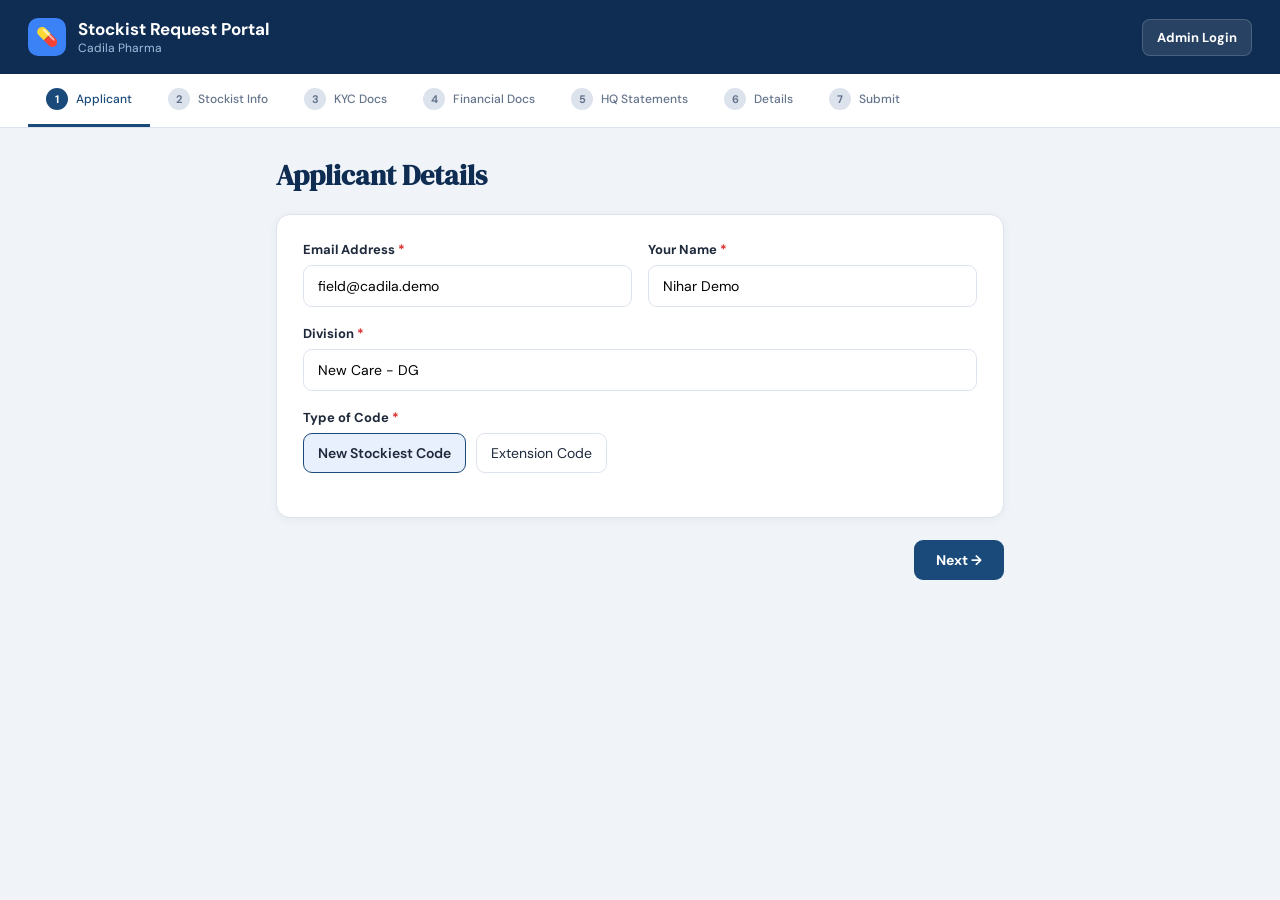
<file: New_Stk.html>
<!DOCTYPE html>
<html lang="en">
<head>
  <meta charset="UTF-8" />
  <meta name="viewport" content="width=device-width, initial-scale=1.0" />
  <title>Cadila Stockist Request Demo</title>
  <link href="https://fonts.googleapis.com/css2?family=DM+Sans:wght@400;500;700&family=DM+Serif+Display&display=swap" rel="stylesheet">
  <style>
    :root{--navy:#0f2d52;--blue:#1a4a7a;--mid:#2563a8;--accent:#3b82f6;--light:#e8f0fe;--green:#16a34a;--red:#dc2626;--grey:#f8f9fc;--border:#dde3ed;--text:#1e293b;--muted:#64748b;--white:#fff}
    *{box-sizing:border-box;margin:0;padding:0} body{font-family:'DM Sans',sans-serif;background:#f0f4f8;color:var(--text);min-height:100vh}
    button,input,select,textarea{font:inherit} button{cursor:pointer;border:none} input,select,textarea{outline:none}
    .header{background:var(--navy);padding:18px 28px;display:flex;align-items:center;justify-content:space-between;box-shadow:0 2px 12px rgba(0,0,0,.16)}
    .header-left{display:flex;align-items:center;gap:12px}.header-logo{width:38px;height:38px;background:var(--accent);border-radius:10px;display:flex;align-items:center;justify-content:center;color:#fff;font-size:18px}
    .header-title{color:#fff;font-size:17px;font-weight:700}.header-sub{color:#9fc0df;font-size:12px}
    .btn-admin-nav{background:rgba(255,255,255,.1);color:#fff;border:1px solid rgba(255,255,255,.16);padding:9px 14px;border-radius:8px;font-size:13px;font-weight:700}
    .btn-exit{background:rgba(220,38,38,.92)}
    .progress-wrap{background:#fff;border-bottom:1px solid var(--border);padding:0 28px;overflow:auto}.progress-steps{display:flex;list-style:none;min-width:max-content}.progress-steps li{display:flex;align-items:center;gap:8px;padding:14px 18px;font-size:12px;font-weight:500;color:var(--muted);border-bottom:3px solid transparent;white-space:nowrap}.progress-steps li.active{color:var(--blue);border-bottom-color:var(--blue)}.progress-steps li.done{color:var(--green);border-bottom-color:var(--green)}
    .step-num{width:22px;height:22px;border-radius:50%;background:var(--border);display:flex;align-items:center;justify-content:center;font-size:11px;font-weight:700}.active .step-num{background:var(--blue);color:#fff}.done .step-num{background:var(--green);color:#fff}
    .container{max-width:760px;margin:28px auto;padding:0 16px 60px}.section-panel{display:none}.section-panel.active{display:block;animation:fade .22s ease}@keyframes fade{from{opacity:0;transform:translateY(8px)}to{opacity:1;transform:translateY(0)}}
    .section-header{margin-bottom:20px}.section-header h2{font-family:'DM Serif Display',serif;font-size:28px;color:var(--navy)}.section-header p{color:var(--muted);font-size:13px;margin-top:5px}
    .card{background:#fff;border-radius:14px;padding:26px;border:1px solid var(--border);box-shadow:0 2px 10px rgba(15,45,82,.05)}
    .field{margin-bottom:18px} label{display:block;font-size:13px;font-weight:700;color:var(--text);margin-bottom:7px}.req{color:var(--red)}
    input[type=text],input[type=email],input[type=password],select,textarea{width:100%;padding:11px 14px;border:1.5px solid var(--border);border-radius:9px;background:#fff;font-size:14px} input:focus,select:focus,textarea:focus{border-color:var(--accent);box-shadow:0 0 0 3px rgba(59,130,246,.12)} textarea{resize:vertical;min-height:88px}
    .grid-2{display:grid;grid-template-columns:1fr 1fr;gap:16px}.radio-group{display:flex;gap:10px;flex-wrap:wrap}.radio-opt{display:flex;align-items:center;gap:10px;padding:10px 14px;border:1.5px solid var(--border);border-radius:9px;background:#fff;cursor:pointer;font-size:14px}.radio-opt.selected{border-color:var(--blue);background:var(--light);font-weight:600}
    .file-upload-area{border:2px dashed var(--border);border-radius:10px;padding:16px;text-align:center;background:var(--grey)}.file-upload-area.has-file{border-color:var(--green);background:#f0fdf4}.upload-icon{font-size:24px;margin-bottom:6px}.upload-label{font-size:13px;color:var(--muted)}.file-name{margin-top:8px;font-size:12px;color:var(--green);font-weight:700}
    .info-box{background:var(--light);border:1px solid #cfe0ff;border-radius:9px;padding:12px 14px;color:var(--blue);font-size:13px;margin-bottom:16px}.nav-bar{display:flex;justify-content:space-between;gap:12px;margin-top:22px}.btn{display:inline-flex;align-items:center;justify-content:center;padding:11px 22px;border-radius:9px;font-size:14px;font-weight:700}.btn-primary{background:var(--blue);color:#fff}.btn-secondary{background:#fff;color:var(--blue);border:1.5px solid var(--border)}.btn-submit{background:var(--green);color:#fff}
    .mini-card{background:#fff;border:1px solid var(--border);border-radius:12px;padding:16px;margin-bottom:12px}.table-wrap{overflow:auto;background:#fff;border:1px solid var(--border);border-radius:12px}.table{width:100%;border-collapse:collapse}.table th,.table td{padding:12px 14px;border-bottom:1px solid #edf1f6;text-align:left;font-size:13px}.table th{font-size:11px;color:var(--muted);text-transform:uppercase;letter-spacing:.05em}.badge{display:inline-flex;padding:4px 9px;border-radius:999px;font-size:11px;font-weight:700}.submitted{background:#dbeafe;color:#1d4ed8}.pending{background:#ffedd5;color:#c2410c}.completed{background:#dcfce7;color:#15803d}
    .modal-overlay{display:none;position:fixed;inset:0;background:rgba(0,0,0,.45);align-items:center;justify-content:center;padding:18px}.modal-overlay.active{display:flex}.modal-box{background:#fff;padding:22px;border-radius:14px;width:340px;box-shadow:0 4px 28px rgba(0,0,0,.2)}.modal-box h3{font-family:'DM Serif Display',serif;color:var(--navy);margin-bottom:12px}
    .hidden{display:none!important}
    @media (max-width:720px){.grid-2{grid-template-columns:1fr}.header{padding:14px 16px}.progress-wrap{padding:0 12px}.container{margin:18px auto;padding:0 12px 40px}.card{padding:18px}.nav-bar{flex-direction:column-reverse}.btn{width:100%}}
  </style>
</head>
<body>
  <div class="header">
    <div class="header-left">
      <div class="header-logo">💊</div>
      <div>
        <div class="header-title">Stockist Request Portal</div>
        <div class="header-sub">Cadila Pharma</div>
      </div>
    </div>
    <div>
      <button class="btn-admin-nav" id="btn-admin-login" onclick="openAdmin()">Admin Login</button>
      <button class="btn-admin-nav btn-exit hidden" id="btn-back-form" onclick="closeAdmin()">← Back to Form</button>
    </div>
  </div>

  <div id="main-app">
    <div class="progress-wrap">
      <ul class="progress-steps" id="progress-steps"></ul>
    </div>
    <div class="container">
      <div id="steps-holder"></div>
      <div id="success-panel" class="card hidden" style="text-align:center">
        <div style="font-size:42px;margin-bottom:10px">✅</div>
        <h2 style="font-family:'DM Serif Display',serif;color:var(--navy)">Submitted Successfully</h2>
        <p style="color:var(--muted);margin-top:8px">Request ID: <strong id="req-id-display"></strong></p>
      </div>
    </div>
  </div>

  <div id="admin-app" class="hidden">
    <div class="container">
      <div class="section-header"><h2>Admin Panel</h2><p>Resubmission</p></div>
      <div class="card">
        <div class="field"><label>Select Request</label><select id="admin-req-select"></select></div>
        <div class="field"><label>Admin Email</label><input type="email" id="admin-email" value="nihar.mashru@cadilapharma.com"></div>
        <div class="field"><label>Documents Needed</label><div class="grid-2" id="admin-doc-list"></div></div>
        <div class="field"><label>Remarks</label><textarea id="admin-remarks"></textarea></div>
        <button class="btn btn-submit" onclick="sendResubmission()">Send Resubmission Email</button>
      </div>
    </div>
  </div>

  <div id="resubmit-app" class="hidden">
    <div class="container">
      <div class="section-header"><h2>Document Resubmission</h2><p>Please upload requested documents.</p></div>
      <div class="card">
        <div class="field"><label>Select Token</label><select id="resubmit-token" onchange="loadResubmission()"></select></div>
        <div class="info-box"><strong>Admin Remarks:</strong> <span id="resubmit-remarks">-</span></div>
        <div id="resubmit-fields"></div>
        <div class="nav-bar"><div></div><button class="btn btn-submit" onclick="submitResubmission()">Upload & Resubmit</button></div>
      </div>
    </div>
  </div>

  <div id="records-app" class="hidden">
    <div class="container">
      <div class="section-header"><h2>Records</h2></div>
      <div class="mini-card"><strong>Requests</strong></div>
      <div class="table-wrap" style="margin-bottom:16px"><table class="table" id="requests-table"></table></div>
      <div class="mini-card"><strong>Document History</strong></div>
      <div class="table-wrap" style="margin-bottom:16px"><table class="table" id="docs-table"></table></div>
      <div class="mini-card"><strong>Resubmissions</strong></div>
      <div class="table-wrap"><table class="table" id="resub-table"></table></div>
    </div>
  </div>

  <div class="modal-overlay" id="admin-modal">
    <div class="modal-box">
      <h3>Admin Login</h3>
      <div class="field"><label>Password</label><input type="password" id="admin-pwd"></div>
      <div class="nav-bar"><button class="btn btn-secondary" onclick="closeAdminModal()">Cancel</button><button class="btn btn-primary" onclick="validateAdmin()">Unlock</button></div>
    </div>
  </div>

<script>
const DOC_LIST=['Drug License','GSTIN','PAN Card','Food Licence','Aadhar Card','Stockist Profile','Party Request Letter','Bank Statement','TDS Declaration','Pharma Rack Consent','Warehouse Photos','HQ Statement 1'];
const stepNames=['Applicant','Stockist Info','KYC Docs','Financial Docs','HQ Statements','Details','Submit'];
let currentStep=0;
let form={email:'field@cadila.demo',name:'Nihar Demo',division:'New Care - DG',codeType:'New Stockiest Code',stockistName:'Shreeji Pharma',stockistPlace:'Ahmedabad',hq:'Ahmedabad HQ',pharmaRack:'Yes',remarks:'',replacementInfo:'',replacementReason:'',limitReduction:'MIS can select'};
let db={requests:[{id:'REQ-240731-ABC',name:'Shreeji Pharma',division:'New Care - DG',status:'Submitted',email:'field@cadila.demo'}],docs:[{req:'REQ-240731-ABC',doc:'Drug License',type:'Original',file:'drug-license.pdf'},{req:'REQ-240731-ABC',doc:'GSTIN',type:'Original',file:'gstin.pdf'},{req:'REQ-240731-ABC',doc:'Food Licence',type:'Original',file:'food-licence.pdf'},{req:'REQ-240731-ABC',doc:'HQ Statement 1',type:'Original',file:'hq1.xlsx'}],resub:[]};
let selectedDocs={};let resubUploads={};
function renderProgress(){document.getElementById('progress-steps').innerHTML=stepNames.map((s,i)=>`<li class="${i===currentStep?'active':''} ${i<currentStep?'done':''}"><div class="step-num">${i+1}</div>${s}</li>`).join('')}
function renderStep(){renderProgress();const holder=document.getElementById('steps-holder');const sections=[
`<div class="section-panel active"><div class="section-header"><h2>Applicant Details</h2></div><div class="card"><div class="grid-2"><div class="field"><label>Email Address <span class="req">*</span></label><input type="email" value="${form.email}"></div><div class="field"><label>Your Name <span class="req">*</span></label><input type="text" value="${form.name}"></div></div><div class="field"><label>Division <span class="req">*</span></label><input type="text" value="${form.division}"></div><div class="field"><label>Type of Code <span class="req">*</span></label><div class="radio-group"><div class="radio-opt selected">New Stockiest Code</div><div class="radio-opt">Extension Code</div></div></div></div><div class="nav-bar"><div></div><button class="btn btn-primary" onclick="nextStep()">Next →</button></div></div>`,
`<div class="section-panel active"><div class="section-header"><h2>Stockist Information</h2></div><div class="card"><div class="grid-2"><div class="field"><label>Stockist Name</label><input type="text" value="${form.stockistName}"></div><div class="field"><label>Stockist Place</label><input type="text" value="${form.stockistPlace}"></div></div><div class="grid-2"><div class="field"><label>HQ</label><input type="text" value="${form.hq}"></div><div class="field"><label>Uses Pharma Rack?</label><div class="radio-group"><div class="radio-opt selected">Yes</div><div class="radio-opt">No</div></div></div></div><div class="field"><label>Remarks</label><textarea>${form.remarks}</textarea></div></div><div class="nav-bar"><button class="btn btn-secondary" onclick="prevStep()">← Back</button><button class="btn btn-primary" onclick="nextStep()">Next →</button></div></div>`,
`<div class="section-panel active"><div class="section-header"><h2>KYC Documents</h2></div><div class="info-box">Upload placeholders</div><div class="card"><div class="grid-2">${['Drug License','GSTIN','PAN Card','Food Licence','Aadhar Card','Stockist Profile','Party Request Letter'].map(x=>docBox(x)).join('')}</div></div><div class="nav-bar"><button class="btn btn-secondary" onclick="prevStep()">← Back</button><button class="btn btn-primary" onclick="nextStep()">Next →</button></div></div>`,
`<div class="section-panel active"><div class="section-header"><h2>Financial Documents</h2></div><div class="card"><div class="grid-2">${['Bank Statement','TDS Declaration','Pharma Rack Consent','Warehouse Photos'].map(x=>docBox(x)).join('')}</div></div><div class="nav-bar"><button class="btn btn-secondary" onclick="prevStep()">← Back</button><button class="btn btn-primary" onclick="nextStep()">Next →</button></div></div>`,
`<div class="section-panel active"><div class="section-header"><h2>HQ Statements</h2></div><div class="card"><div class="grid-2">${['HQ Statement 1','HQ Statement 2'].map(x=>docBox(x)).join('')}</div></div><div class="nav-bar"><button class="btn btn-secondary" onclick="prevStep()">← Back</button><button class="btn btn-primary" onclick="nextStep()">Next →</button></div></div>`,
`<div class="section-panel active"><div class="section-header"><h2>Code Type Details</h2></div><div class="card"><div class="field"><label>Replacement Stockist Name & HQ</label><textarea></textarea></div><div class="field"><label>Reason For Replacement</label><textarea></textarea></div><div class="field"><label>Limit Reduction Stockist</label><div class="radio-group"><div class="radio-opt selected">MIS can select</div><div class="radio-opt">I will share name & limit</div></div></div></div><div class="nav-bar"><button class="btn btn-secondary" onclick="prevStep()">← Back</button><button class="btn btn-primary" onclick="nextStep()">Next →</button></div></div>`,
`<div class="section-panel active"><div class="section-header"><h2>Review & Submit</h2></div><div class="info-box">Ready to submit</div><div class="nav-bar"><button class="btn btn-secondary" onclick="prevStep()">← Back</button><button class="btn btn-submit" onclick="submitMain()">Submit Request</button></div></div>`
]; holder.innerHTML=sections[currentStep];}
function docBox(name){return `<div class="field"><label>${name}</label><div class="file-upload-area has-file"><div class="upload-icon">📄</div><div class="upload-label">Upload</div><div class="file-name">${name.toLowerCase().replace(/\s+/g,'-')}.pdf</div></div></div>`}
function nextStep(){if(currentStep<6){currentStep++;renderStep()}} function prevStep(){if(currentStep>0){currentStep--;renderStep()}}
function submitMain(){const id='REQ-'+String(Date.now()).slice(-6)+'-DEM';db.requests.unshift({id,name:form.stockistName,division:form.division,status:'Submitted',email:form.email});['Drug License','GSTIN','PAN Card','Food Licence','Bank Statement','HQ Statement 1'].forEach(d=>db.docs.unshift({req:id,doc:d,type:'Original',file:d.toLowerCase().replace(/\s+/g,'-')+'.pdf'}));document.getElementById('steps-holder').classList.add('hidden');document.getElementById('success-panel').classList.remove('hidden');document.getElementById('req-id-display').innerText=id;renderTables();renderAdminList()}
function openAdmin(){document.getElementById('admin-modal').classList.add('active')} function closeAdminModal(){document.getElementById('admin-modal').classList.remove('active')}
function validateAdmin(){if(document.getElementById('admin-pwd').value!=='STKREQ@2026') return; closeAdminModal(); document.getElementById('main-app').classList.add('hidden');document.getElementById('records-app').classList.add('hidden');document.getElementById('resubmit-app').classList.add('hidden');document.getElementById('admin-app').classList.remove('hidden');document.getElementById('btn-admin-login').classList.add('hidden');document.getElementById('btn-back-form').classList.remove('hidden');renderAdminList()}
function closeAdmin(){document.getElementById('admin-app').classList.add('hidden');document.getElementById('resubmit-app').classList.add('hidden');document.getElementById('records-app').classList.add('hidden');document.getElementById('main-app').classList.remove('hidden');document.getElementById('btn-back-form').classList.add('hidden');document.getElementById('btn-admin-login').classList.remove('hidden')}
function renderAdminList(){document.getElementById('admin-req-select').innerHTML=db.requests.map(r=>`<option value="${r.id}">${r.id} | ${r.name} (${r.division})</option>`).join('');document.getElementById('admin-doc-list').innerHTML=DOC_LIST.map(d=>`<label class="radio-opt" style="font-size:13px"><input type="checkbox" onchange="pickDoc('${d}',this.checked)"> ${d}</label>`).join('')}
function pickDoc(d,v){if(v) selectedDocs[d]=1; else delete selectedDocs[d]}
function sendResubmission(){const req=document.getElementById('admin-req-select').value;const docs=Object.keys(selectedDocs);const remarks=document.getElementById('admin-remarks').value.trim();if(!req||!docs.length||!remarks) return; const token='RESUB-'+String(Date.now()).slice(-6);const email=db.requests.find(x=>x.id===req)?.email||'';db.resub.unshift({req,token,email,docs,remarks,status:'Pending'});selectedDocs={};document.getElementById('admin-app').classList.add('hidden');document.getElementById('resubmit-app').classList.remove('hidden');renderResubmission();renderTables()}
function renderResubmission(){document.getElementById('resubmit-token').innerHTML=db.resub.filter(x=>x.status==='Pending').map(r=>`<option value="${r.token}">${r.token} | ${r.req}</option>`).join('')||'<option>No pending token</option>';loadResubmission()}
function loadResubmission(){const token=document.getElementById('resubmit-token').value;const row=db.resub.find(r=>r.token===token&&r.status==='Pending');if(!row){document.getElementById('resubmit-remarks').innerText='-';document.getElementById('resubmit-fields').innerHTML='';return} document.getElementById('resubmit-remarks').innerText=row.remarks;document.getElementById('resubmit-fields').innerHTML=row.docs.map(d=>`<div class="field"><label>${d}</label><div class="file-upload-area has-file"><div class="upload-icon">📄</div><div class="upload-label">Upload</div><div class="file-name">resubmit-${d.toLowerCase().replace(/\s+/g,'-')}.pdf</div></div></div>`).join('')}
function submitResubmission(){const token=document.getElementById('resubmit-token').value;const row=db.resub.find(r=>r.token===token&&r.status==='Pending');if(!row) return; row.status='Completed';row.docs.forEach(d=>db.docs.unshift({req:row.req,doc:d,type:'Resubmission',file:'resubmit-'+d.toLowerCase().replace(/\s+/g,'-')+'.pdf'}));document.getElementById('resubmit-app').classList.add('hidden');document.getElementById('records-app').classList.remove('hidden');renderTables()}
function renderTables(){document.getElementById('requests-table').innerHTML=`<thead><tr><th>Request ID</th><th>Stockist</th><th>Division</th><th>Status</th></tr></thead><tbody>${db.requests.map(r=>`<tr><td>${r.id}</td><td>${r.name}</td><td>${r.division}</td><td><span class="badge submitted">${r.status}</span></td></tr>`).join('')}</tbody>`;document.getElementById('docs-table').innerHTML=`<thead><tr><th>Request</th><th>Document</th><th>Version</th><th>File</th></tr></thead><tbody>${db.docs.map(d=>`<tr><td>${d.req}</td><td>${d.doc}</td><td>${d.type}</td><td>${d.file}</td></tr>`).join('')}</tbody>`;document.getElementById('resub-table').innerHTML=`<thead><tr><th>Request</th><th>Token</th><th>Docs</th><th>Status</th></tr></thead><tbody>${db.resub.length?db.resub.map(r=>`<tr><td>${r.req}</td><td>${r.token}</td><td>${r.docs.join(', ')}</td><td><span class="badge ${r.status==='Pending'?'pending':'completed'}">${r.status}</span></td></tr>`).join(''):'<tr><td colspan="4">No rows</td></tr>'}</tbody>`}
renderStep();renderTables();
</script>
</body>
</html>
</file>
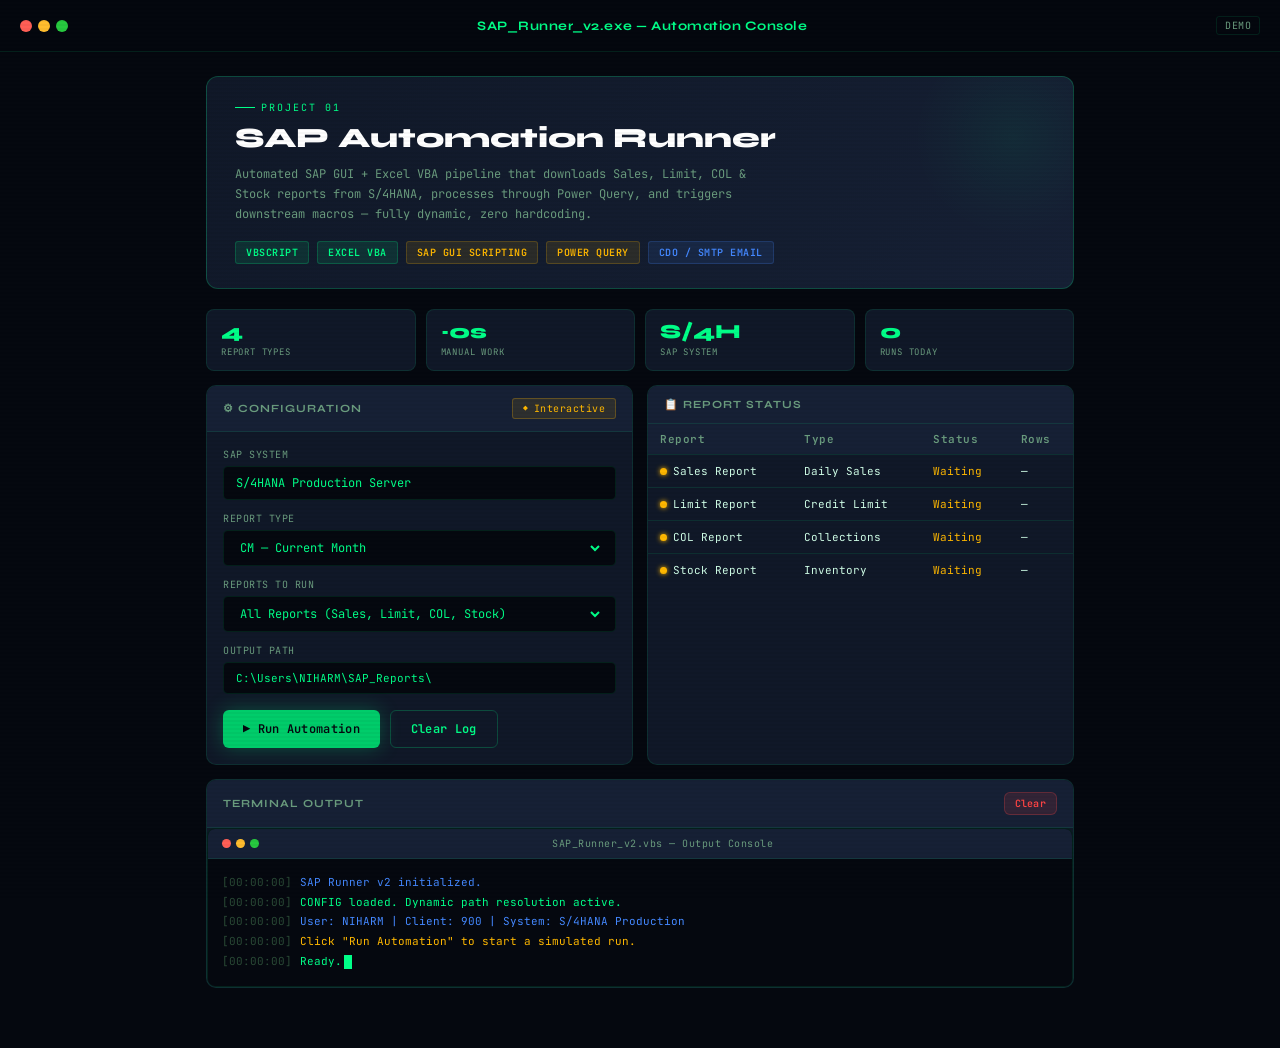
<file: SAP_RUNNER.html>
<!DOCTYPE html>
<html lang="en">
<head>
<meta charset="UTF-8"/>
<meta name="viewport" content="width=device-width,initial-scale=1.0"/>
<title>SAP Runner — Automation Demo</title>
<link href="https://fonts.googleapis.com/css2?family=JetBrains+Mono:wght@400;500;600;700&family=Syne:wght@600;700;800&display=swap" rel="stylesheet"/>
<style>
:root{
  --bg:#05080F;--surface:#0A0F1A;--s2:#101828;--s3:#162035;
  --border:rgba(0,255,136,0.10);--border2:rgba(0,255,136,0.22);
  --green:#00FF88;--green2:#00CC6A;--green3:rgba(0,255,136,0.08);
  --amber:#FFB800;--red:#FF4444;--blue:#4488FF;
  --text:#D0FFE8;--text2:#6A9C7E;--text3:#2A4A36;
  --font:'JetBrains Mono',monospace;--fontd:'Syne',sans-serif;
}
*,*::before,*::after{box-sizing:border-box;margin:0;padding:0}
html{font-size:14px}
body{font-family:var(--font);background:var(--bg);color:var(--text);min-height:100vh;overflow-x:hidden}
/* scanline effect */
body::before{content:'';position:fixed;inset:0;background:repeating-linear-gradient(0deg,transparent,transparent 2px,rgba(0,0,0,0.03) 2px,rgba(0,0,0,0.03) 4px);pointer-events:none;z-index:9999}
a{color:inherit;text-decoration:none}
::-webkit-scrollbar{width:4px}
::-webkit-scrollbar-thumb{background:var(--border2);border-radius:4px}

/* TOPBAR */
.topbar{
  background:rgba(5,8,15,0.95);backdrop-filter:blur(16px);
  border-bottom:1px solid var(--border);
  padding:0 20px;height:52px;
  display:flex;align-items:center;gap:14px;
  position:sticky;top:0;z-index:100;
}
.tb-dots{display:flex;gap:6px}
.tb-dot{width:12px;height:12px;border-radius:50%}
.tb-dot:nth-child(1){background:#FF5F56}
.tb-dot:nth-child(2){background:#FFBD2E}
.tb-dot:nth-child(3){background:#27C93F}
.tb-title{font-family:var(--fontd);font-size:13px;font-weight:700;color:var(--green);letter-spacing:0.5px;flex:1;text-align:center}
.tb-badge{font-size:10px;color:var(--text2);border:1px solid var(--border);padding:2px 8px;border-radius:3px;letter-spacing:0.5px}

/* LAYOUT */
.shell{max-width:900px;margin:0 auto;padding:24px 16px 60px}

/* BANNER */
.banner{
  background:linear-gradient(135deg,var(--s2) 0%,var(--s3) 100%);
  border:1px solid var(--border2);border-radius:12px;
  padding:24px 28px;margin-bottom:20px;position:relative;overflow:hidden;
}
.banner::before{
  content:'';position:absolute;top:-40px;right:-40px;
  width:200px;height:200px;
  background:radial-gradient(circle,rgba(0,255,136,0.06) 0%,transparent 70%);
}
.banner-tag{font-size:10px;color:var(--green);letter-spacing:2px;text-transform:uppercase;margin-bottom:8px;display:flex;align-items:center;gap:6px}
.banner-tag::before{content:'';width:20px;height:1px;background:var(--green)}
.banner-h{font-family:var(--fontd);font-size:clamp(20px,4vw,28px);font-weight:800;color:#fff;margin-bottom:8px;line-height:1.2}
.banner-sub{font-size:12px;color:var(--text2);line-height:1.7;max-width:520px}
.banner-pills{display:flex;flex-wrap:wrap;gap:8px;margin-top:16px}
.pill{font-size:10px;padding:4px 10px;border-radius:3px;letter-spacing:0.5px;text-transform:uppercase;font-weight:600}
.pill-green{background:rgba(0,255,136,0.10);color:var(--green);border:1px solid rgba(0,255,136,0.20)}
.pill-amber{background:rgba(255,184,0,0.10);color:var(--amber);border:1px solid rgba(255,184,0,0.20)}
.pill-blue{background:rgba(68,136,255,0.10);color:var(--blue);border:1px solid rgba(68,136,255,0.20)}

/* GRID */
.grid2{display:grid;grid-template-columns:1fr 1fr;gap:14px;margin-bottom:14px}
@media(max-width:620px){.grid2{grid-template-columns:1fr}}

/* CARD */
.card{background:var(--s2);border:1px solid var(--border);border-radius:10px;overflow:hidden}
.card-head{display:flex;align-items:center;justify-content:space-between;padding:12px 16px;border-bottom:1px solid var(--border);background:var(--s3)}
.card-title{font-family:var(--fontd);font-size:11px;font-weight:700;color:var(--text2);text-transform:uppercase;letter-spacing:1px}
.card-body{padding:16px}

/* CONFIG BLOCK */
.config-row{display:flex;flex-direction:column;gap:5px;margin-bottom:12px}
.config-row:last-child{margin-bottom:0}
.config-label{font-size:10px;color:var(--text2);letter-spacing:0.5px;text-transform:uppercase}
.config-val{
  background:var(--bg);border:1px solid var(--border);border-radius:5px;
  padding:8px 12px;font-size:12px;color:var(--green);
  display:flex;align-items:center;justify-content:space-between;gap:8px;
}
.config-val select,.config-val input{
  background:transparent;border:none;outline:none;color:var(--green);font-family:var(--font);font-size:12px;width:100%;cursor:pointer;
}
.config-val select option{background:var(--s2);color:var(--text)}

/* LOG TERMINAL */
.terminal{background:var(--bg);border:1px solid var(--border);border-radius:8px;overflow:hidden}
.term-bar{background:var(--s3);border-bottom:1px solid var(--border);padding:8px 14px;display:flex;align-items:center;gap:8px}
.term-bar-dots{display:flex;gap:5px}
.term-bar-dot{width:9px;height:9px;border-radius:50%}
.term-bar-dot:nth-child(1){background:#FF5F56}
.term-bar-dot:nth-child(2){background:#FFBD2E}
.term-bar-dot:nth-child(3){background:#27C93F}
.term-bar-label{font-size:10px;color:var(--text2);flex:1;text-align:center;letter-spacing:0.5px}
.term-body{padding:14px;max-height:260px;overflow-y:auto;min-height:120px}
.log-line{font-size:11px;line-height:1.8;display:flex;gap:8px}
.log-ts{color:var(--text3);flex-shrink:0}
.log-ok{color:var(--green)}
.log-warn{color:var(--amber)}
.log-err{color:var(--red)}
.log-info{color:var(--blue)}
.log-cursor{display:inline-block;width:8px;height:14px;background:var(--green);animation:blink .8s step-end infinite;vertical-align:middle;margin-left:2px}
@keyframes blink{50%{opacity:0}}

/* REPORT TABLE */
.report-table{width:100%;border-collapse:collapse;font-size:11px}
.report-table th{background:var(--s3);color:var(--text2);padding:8px 12px;text-align:left;border-bottom:1px solid var(--border);font-weight:600;letter-spacing:0.5px;white-space:nowrap}
.report-table td{padding:9px 12px;border-bottom:1px solid var(--border);color:var(--text)}
.report-table tr:last-child td{border-bottom:none}
.report-table tr:hover td{background:var(--green3)}
.status-dot{display:inline-block;width:7px;height:7px;border-radius:50%;margin-right:6px}
.status-dot.ok{background:var(--green);box-shadow:0 0 5px var(--green)}
.status-dot.pend{background:var(--amber);box-shadow:0 0 5px var(--amber)}
.status-dot.err{background:var(--red)}

/* BUTTONS */
.btn-row{display:flex;gap:10px;flex-wrap:wrap;margin-top:16px}
.btn{
  font-family:var(--font);font-size:12px;font-weight:600;
  padding:10px 20px;border-radius:6px;cursor:pointer;border:none;
  display:inline-flex;align-items:center;gap:8px;transition:all .15s;letter-spacing:0.3px;
}
.btn-primary{background:var(--green2);color:#05080F;box-shadow:0 0 20px rgba(0,255,136,0.25)}
.btn-primary:hover{background:var(--green);box-shadow:0 0 30px rgba(0,255,136,0.4);transform:translateY(-1px)}
.btn-outline{background:transparent;color:var(--green);border:1px solid var(--border2)}
.btn-outline:hover{background:var(--green3);border-color:var(--green)}
.btn-danger{background:rgba(255,68,68,0.12);color:var(--red);border:1px solid rgba(255,68,68,0.25)}
.btn-danger:hover{background:rgba(255,68,68,0.22)}
.btn:disabled{opacity:0.4;cursor:not-allowed;transform:none}

/* PROGRESS */
.progress-wrap{margin-top:14px;display:none}
.progress-wrap.show{display:block}
.progress-label{font-size:10px;color:var(--text2);margin-bottom:6px;display:flex;justify-content:space-between}
.progress-track{height:4px;background:var(--s3);border-radius:4px;overflow:hidden}
.progress-fill{height:100%;background:linear-gradient(90deg,var(--green2),var(--green));border-radius:4px;width:0%;transition:width .3s ease}
.progress-fill.shimmer{position:relative;overflow:hidden}
.progress-fill.shimmer::after{content:'';position:absolute;inset:0;background:linear-gradient(90deg,transparent,rgba(255,255,255,0.3),transparent);animation:shimmer 1s infinite}
@keyframes shimmer{0%{transform:translateX(-100%)}100%{transform:translateX(200%)}}

/* STATS ROW */
.stats-row{display:grid;grid-template-columns:repeat(4,1fr);gap:10px;margin-bottom:14px}
@media(max-width:480px){.stats-row{grid-template-columns:1fr 1fr}}
.stat-box{background:var(--s2);border:1px solid var(--border);border-radius:8px;padding:12px 14px}
.stat-val{font-family:var(--fontd);font-size:20px;font-weight:800;color:var(--green);line-height:1}
.stat-lbl{font-size:9px;color:var(--text2);text-transform:uppercase;letter-spacing:0.8px;margin-top:4px}

/* DEMO BADGE */
.demo-badge{
  background:rgba(255,184,0,0.10);border:1px solid rgba(255,184,0,0.25);
  color:var(--amber);font-size:10px;padding:3px 10px;border-radius:3px;letter-spacing:0.5px;
  display:inline-flex;align-items:center;gap:5px;
}
.demo-badge::before{content:'◆';font-size:8px}
</style>
</head>
<body>

<div class="topbar">
  <div class="tb-dots"><div class="tb-dot"></div><div class="tb-dot"></div><div class="tb-dot"></div></div>
  <div class="tb-title">SAP_Runner_v2.exe — Automation Console</div>
  <div class="tb-badge">DEMO</div>
</div>

<div class="shell">

  <!-- BANNER -->
  <div class="banner">
    <div class="banner-tag">Project 01</div>
    <div class="banner-h">SAP Automation Runner</div>
    <div class="banner-sub">
      Automated SAP GUI + Excel VBA pipeline that downloads Sales, Limit, COL &amp; Stock reports from S/4HANA, processes through Power Query, and triggers downstream macros — fully dynamic, zero hardcoding.
    </div>
    <div class="banner-pills">
      <span class="pill pill-green">VBScript</span>
      <span class="pill pill-green">Excel VBA</span>
      <span class="pill pill-amber">SAP GUI Scripting</span>
      <span class="pill pill-amber">Power Query</span>
      <span class="pill pill-blue">CDO / SMTP Email</span>
    </div>
  </div>

  <!-- STATS -->
  <div class="stats-row">
    <div class="stat-box"><div class="stat-val">4</div><div class="stat-lbl">Report Types</div></div>
    <div class="stat-box"><div class="stat-val">~0s</div><div class="stat-lbl">Manual Work</div></div>
    <div class="stat-box"><div class="stat-val">S/4H</div><div class="stat-lbl">SAP System</div></div>
    <div class="stat-box"><div class="stat-val" id="runCount">0</div><div class="stat-lbl">Runs Today</div></div>
  </div>

  <div class="grid2">
    <!-- CONFIG -->
    <div class="card">
      <div class="card-head">
        <div class="card-title">⚙ Configuration</div>
        <div class="demo-badge">Interactive</div>
      </div>
      <div class="card-body">
        <div class="config-row">
          <div class="config-label">SAP System</div>
          <div class="config-val"><input type="text" value="S/4HANA Production Server" readonly/></div>
        </div>
        <div class="config-row">
          <div class="config-label">Report Type</div>
          <div class="config-val">
            <select id="reportType">
              <option value="CM">CM — Current Month</option>
              <option value="LM">LM — Last Month</option>
              <option value="YT">YT — Year to Date</option>
              <option value="LY">LY — Last Year</option>
            </select>
          </div>
        </div>
        <div class="config-row">
          <div class="config-label">Reports to Run</div>
          <div class="config-val">
            <select id="reportSet">
              <option value="all">All Reports (Sales, Limit, COL, Stock)</option>
              <option value="sales">Sales Only</option>
              <option value="stock">Stock Only</option>
              <option value="limit">Limit + COL</option>
            </select>
          </div>
        </div>
        <div class="config-row">
          <div class="config-label">Output Path</div>
          <div class="config-val"><input type="text" value="C:\Users\NIHARM\SAP_Reports\" style="font-size:11px"/></div>
        </div>
        <div class="btn-row">
          <button class="btn btn-primary" id="btnRun" onclick="runAutomation()">▶ Run Automation</button>
          <button class="btn btn-outline" onclick="clearLog()">Clear Log</button>
        </div>
        <div class="progress-wrap" id="progressWrap">
          <div class="progress-label"><span id="progressStep">Connecting to SAP...</span><span id="progressPct">0%</span></div>
          <div class="progress-track"><div class="progress-fill shimmer" id="progressBar"></div></div>
        </div>
      </div>
    </div>

    <!-- REPORT STATUS -->
    <div class="card">
      <div class="card-head"><div class="card-title">📋 Report Status</div></div>
      <div class="card-body" style="padding:0">
        <table class="report-table">
          <thead><tr><th>Report</th><th>Type</th><th>Status</th><th>Rows</th></tr></thead>
          <tbody id="reportStatusTbl">
            <tr><td><span class="status-dot pend"></span>Sales Report</td><td>Daily Sales</td><td style="color:var(--amber)">Waiting</td><td>—</td></tr>
            <tr><td><span class="status-dot pend"></span>Limit Report</td><td>Credit Limit</td><td style="color:var(--amber)">Waiting</td><td>—</td></tr>
            <tr><td><span class="status-dot pend"></span>COL Report</td><td>Collections</td><td style="color:var(--amber)">Waiting</td><td>—</td></tr>
            <tr><td><span class="status-dot pend"></span>Stock Report</td><td>Inventory</td><td style="color:var(--amber)">Waiting</td><td>—</td></tr>
          </tbody>
        </table>
      </div>
    </div>
  </div>

  <!-- TERMINAL LOG -->
  <div class="card">
    <div class="card-head">
      <div class="card-title">Terminal Output</div>
      <button class="btn btn-danger" style="padding:4px 10px;font-size:10px" onclick="clearLog()">Clear</button>
    </div>
    <div class="card-body" style="padding:0">
      <div class="terminal">
        <div class="term-bar">
          <div class="term-bar-dots"><div class="term-bar-dot"></div><div class="term-bar-dot"></div><div class="term-bar-dot"></div></div>
          <div class="term-bar-label">SAP_Runner_v2.vbs — Output Console</div>
        </div>
        <div class="term-body" id="termBody">
          <div class="log-line"><span class="log-ts">[00:00:00]</span><span class="log-info">SAP Runner v2 initialized.</span></div>
          <div class="log-line"><span class="log-ts">[00:00:00]</span><span class="log-ok">CONFIG loaded. Dynamic path resolution active.</span></div>
          <div class="log-line"><span class="log-ts">[00:00:00]</span><span class="log-info">User: NIHARM | Client: 900 | System: S/4HANA Production</span></div>
          <div class="log-line"><span class="log-ts">[00:00:00]</span><span class="log-warn">Click "Run Automation" to start a simulated run.</span></div>
          <div class="log-line"><span class="log-ts">[00:00:00]</span><span class="log-ok">Ready.<span class="log-cursor"></span></span></div>
        </div>
      </div>
    </div>
  </div>

</div><!-- /shell -->

<script>
var running = false;
var runCount = parseInt(localStorage.getItem('sap_runs') || '0');
document.getElementById('runCount').textContent = runCount;

var SEQUENCES = {
  all: [
    {step:'Launching SAP GUI Scripting Engine...', delay:300, type:'info'},
    {step:'Connecting to S/4HANA Production Server (Client 900)...', delay:600, type:'info'},
    {step:'Login successful — User: NIHARM', delay:400, type:'ok'},
    {step:'Navigating to transaction: ZSD_SALES...', delay:500, type:'info'},
    {step:'Setting date range for CM (Current Month)...', delay:300, type:'info'},
    {step:'Executing Sales Report — please wait...', delay:1200, type:'info', progress:15, progressTxt:'Running Sales Report...'},
    {step:'Sales Report downloaded → SAP_Reports\\Sales_CM.xlsx (3,847 rows)', delay:400, type:'ok', updateReport:[0,'ok','3,847']},
    {step:'Navigating to transaction: FBL5N (Limit Report)...', delay:500, type:'info'},
    {step:'Executing Limit Report...', delay:1000, type:'info', progress:35, progressTxt:'Running Limit Report...'},
    {step:'Limit Report downloaded → SAP_Reports\\Limit_CM.xlsx (1,203 rows)', delay:400, type:'ok', updateReport:[1,'ok','1,203']},
    {step:'Navigating to COL Report transaction...', delay:400, type:'info'},
    {step:'Executing COL Report...', delay:900, type:'info', progress:55, progressTxt:'Running COL Report...'},
    {step:'COL Report downloaded → SAP_Reports\\COL_CM.xlsx (892 rows)', delay:300, type:'ok', updateReport:[2,'ok','892']},
    {step:'Navigating to MB52 (Stock Report)...', delay:400, type:'info'},
    {step:'Executing Stock Report — all plants...', delay:1100, type:'info', progress:75, progressTxt:'Running Stock Report...'},
    {step:'Stock Report downloaded → SAP_Reports\\Stock_CM.xlsx (2,156 rows)', delay:400, type:'ok', updateReport:[3,'ok','2,156']},
    {step:'SAP session closed successfully.', delay:300, type:'ok'},
    {step:'Triggering Power Query refresh on MasterWorkbook.xlsm...', delay:800, type:'info', progress:88, progressTxt:'Processing with Power Query...'},
    {step:'Power Query refresh complete. 8,098 total rows processed.', delay:400, type:'ok'},
    {step:'Triggering VBA macro: Run_EmailDispatch()...', delay:600, type:'info', progress:95, progressTxt:'Sending emails...'},
    {step:'Emails dispatched via CDO/SMTP to 14 zone recipients.', delay:400, type:'ok'},
    {step:'─────────────────────────────────────', delay:100, type:'info'},
    {step:'✓ All 4 reports completed successfully.', delay:0, type:'ok', progress:100, progressTxt:'Complete'},
    {step:'Total execution time: 4m 32s', delay:0, type:'ok'},
  ]
};

function ts() {
  var d = new Date();
  return '[' + String(d.getHours()).padStart(2,'0') + ':' + String(d.getMinutes()).padStart(2,'0') + ':' + String(d.getSeconds()).padStart(2,'0') + ']';
}

function appendLog(text, type) {
  var tb = document.getElementById('termBody');
  var line = document.createElement('div');
  line.className = 'log-line';
  line.innerHTML = '<span class="log-ts">' + ts() + '</span><span class="log-' + type + '">' + text + '</span>';
  tb.appendChild(line);
  tb.scrollTop = tb.scrollHeight;
}

function clearLog() {
  document.getElementById('termBody').innerHTML =
    '<div class="log-line"><span class="log-ts">[--:--:--]</span><span class="log-ok">Log cleared. Ready.<span class="log-cursor"></span></span></div>';
  resetReportTable();
  document.getElementById('progressWrap').classList.remove('show');
}

function resetReportTable() {
  var rows = document.querySelectorAll('#reportStatusTbl tr');
  var names = ['Sales Report','Limit Report','COL Report','Stock Report'];
  var types = ['Daily Sales','Credit Limit','Collections','Inventory'];
  rows.forEach(function(r, i) {
    r.cells[0].innerHTML = '<span class="status-dot pend"></span>' + names[i];
    r.cells[2].textContent = 'Waiting';
    r.cells[2].style.color = 'var(--amber)';
    r.cells[3].textContent = '—';
  });
}

function updateReportRow(idx, status, rows) {
  var r = document.querySelectorAll('#reportStatusTbl tr')[idx];
  var names = ['Sales Report','Limit Report','COL Report','Stock Report'];
  if (status === 'ok') {
    r.cells[0].innerHTML = '<span class="status-dot ok"></span>' + names[idx];
    r.cells[2].textContent = 'Complete';
    r.cells[2].style.color = 'var(--green)';
  } else {
    r.cells[0].innerHTML = '<span class="status-dot err"></span>' + names[idx];
    r.cells[2].textContent = 'Error';
    r.cells[2].style.color = 'var(--red)';
  }
  r.cells[3].textContent = rows;
}

function runAutomation() {
  if (running) return;
  running = true;
  document.getElementById('btnRun').disabled = true;
  document.getElementById('progressWrap').classList.add('show');
  resetReportTable();
  clearLog();

  var seq = SEQUENCES['all'];
  var delay = 0;

  seq.forEach(function(s) {
    delay += s.delay;
    setTimeout(function() {
      appendLog(s.step, s.type);
      if (s.progress !== undefined) {
        document.getElementById('progressBar').style.width = s.progress + '%';
        document.getElementById('progressPct').textContent = s.progress + '%';
        document.getElementById('progressStep').textContent = s.progressTxt;
      }
      if (s.updateReport) updateReportRow(s.updateReport[0], s.updateReport[1], s.updateReport[2]);
    }, delay);
  });

  var totalDelay = delay + 500;
  setTimeout(function() {
    running = false;
    document.getElementById('btnRun').disabled = false;
    document.getElementById('progressFill');
    runCount++;
    document.getElementById('runCount').textContent = runCount;
    try { localStorage.setItem('sap_runs', runCount); } catch(e){}
    var cursor = document.createElement('span');
    cursor.className = 'log-cursor';
    var lastLine = document.createElement('div');
    lastLine.className = 'log-line';
    lastLine.innerHTML = '<span class="log-ts">' + ts() + '</span><span class="log-ok">System idle. Ready for next run.</span>';
    document.getElementById('termBody').appendChild(lastLine);
    document.getElementById('termBody').scrollTop = 9999;
  }, totalDelay);
}
</script>
</body>
</html>
</file>
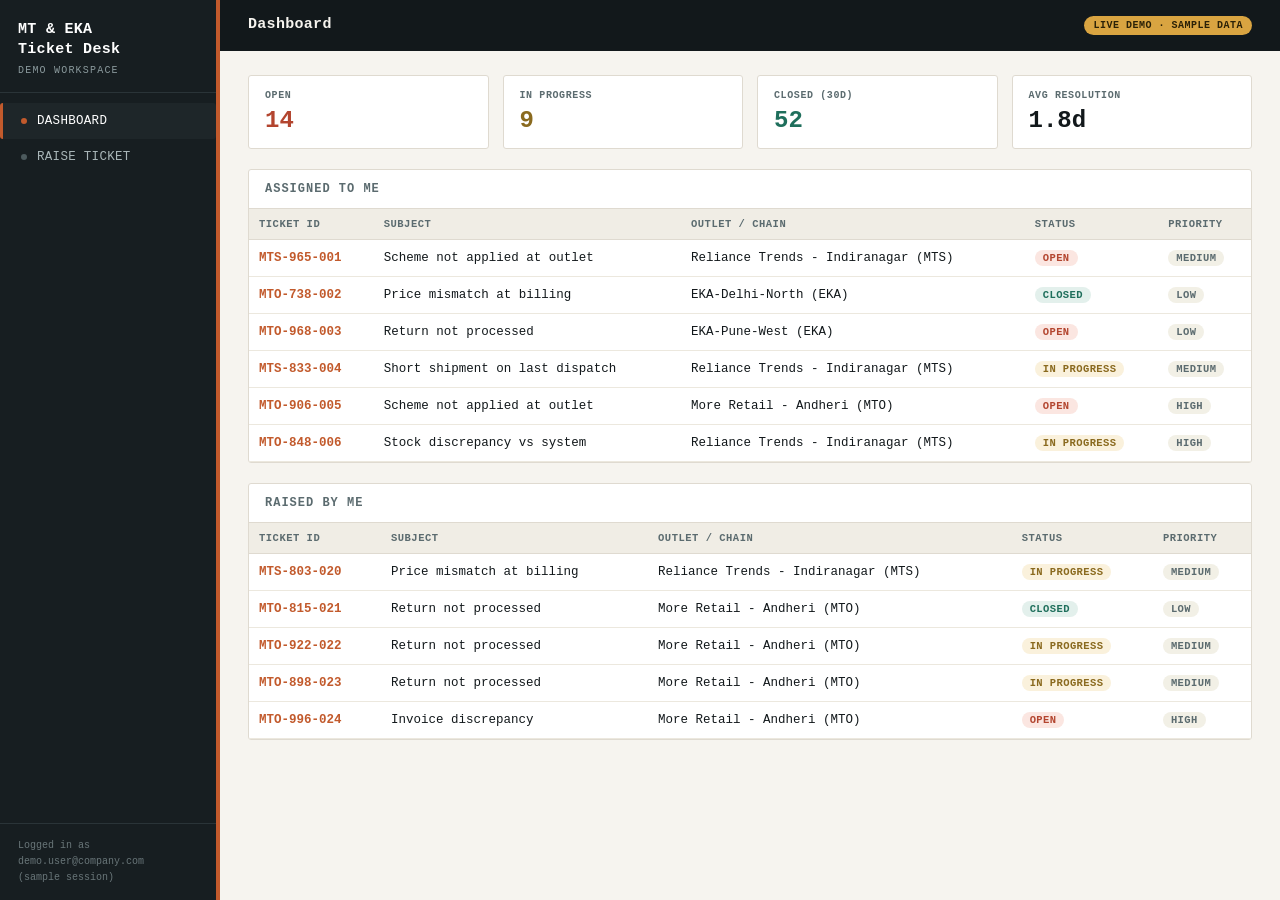
<file: Ticket_System.html>
<!DOCTYPE html>
<html lang="en">
<head>
<meta charset="UTF-8">
<meta name="viewport" content="width=device-width, initial-scale=1.0">
<title>MT & EKA Ticket Desk — Demo</title>
<style>
  :root{
    --ink:#12181b; --paper:#f6f4ef; --panel:#ffffff; --line:#dfdad0; --slate:#5b6b6f;
    --mt:#c25a2c; --eka:#1f6f5c; --amber:#d9a441; --danger:#b3452f; --sidebar:#171e21; --radius:3px;
  }
  *{box-sizing:border-box;}
  body{ margin:0; background:var(--paper); color:var(--ink);
    font-family:'Courier New', ui-monospace, monospace; -webkit-font-smoothing:antialiased; }
  .shell{ display:flex; min-height:100vh; }
  .sidebar{ width:220px; flex-shrink:0; background:var(--sidebar); color:#cfd8da;
    border-right:4px solid var(--mt); display:flex; flex-direction:column; }
  .brand{ padding:20px 18px 16px; border-bottom:1px solid #2a3438; }
  .brand h1{ margin:0; font-size:15px; color:#fff; letter-spacing:0.3px; line-height:1.35; }
  .brand .tag{ font-size:10px; color:#8b9a9d; text-transform:uppercase; letter-spacing:1.2px; margin-top:4px; }
  nav{ padding:10px 0; flex:1; }
  .nav-item{ display:flex; align-items:center; gap:10px; padding:11px 18px; font-size:12.5px;
    letter-spacing:0.3px; cursor:pointer; border-left:3px solid transparent; color:#a9b6b8; text-decoration:none; background:none; border-top:0; border-bottom:0; border-right:0; width:100%; text-align:left; font-family:inherit; }
  .nav-item .dot{ width:6px; height:6px; border-radius:50%; background:#4c5a5d; }
  .nav-item:hover{ background:#1e2629; color:#fff; }
  .nav-item.active{ background:#1e2629; color:#fff; border-left-color:var(--mt); }
  .nav-item.active .dot{ background:var(--mt); }
  .sidebar-foot{ padding:14px 18px; font-size:10px; color:#697679; border-top:1px solid #2a3438; line-height:1.6; }
  .main{ flex:1; min-width:0; }
  .topbar{ background:var(--ink); color:var(--paper); padding:16px 28px;
    display:flex; align-items:baseline; justify-content:space-between; flex-wrap:wrap; gap:8px; }
  .topbar h2{ margin:0; font-size:15px; letter-spacing:0.3px; }
  .demo-flag{ font-size:10px; background:var(--amber); color:#2b2107; padding:4px 9px; border-radius:20px; text-transform:uppercase; letter-spacing:.5px; font-weight:700; }
  .content{ padding:24px 28px 60px; max-width:1180px; }
  .panel{ background:var(--panel); border:1px solid var(--line); border-radius:var(--radius); margin-bottom:20px; }
  .panel-head{ padding:12px 16px; border-bottom:1px solid var(--line); display:flex; align-items:center; justify-content:space-between; }
  .panel-head h3{ margin:0; font-size:12px; text-transform:uppercase; letter-spacing:1px; color:var(--slate); }
  .panel-body{ padding:16px; }
  label{ display:block; font-size:11px; text-transform:uppercase; letter-spacing:0.5px; color:var(--slate); margin:12px 0 4px; }
  select, input, textarea{ width:100%; padding:8px 9px; font-family:inherit; font-size:13px;
    border:1px solid var(--line); border-radius:var(--radius); background:#fff; color:var(--ink); }
  textarea{ resize:vertical; min-height:80px; }
  button{ font-family:inherit; cursor:pointer; border:none; border-radius:var(--radius);
    font-size:12px; letter-spacing:0.5px; text-transform:uppercase; padding:10px 14px; }
  .btn-primary{ background:var(--ink); color:#fff; }
  .btn-primary:hover{ background:#000; }
  table{ width:100%; border-collapse:collapse; font-size:12.5px; }
  th{ text-align:left; padding:9px 10px; background:#f0ede5; border-bottom:1px solid var(--line);
    font-size:10.5px; text-transform:uppercase; letter-spacing:0.5px; color:var(--slate); }
  td{ padding:10px 10px; border-bottom:1px solid #ece8de; }
  .pill{ display:inline-block; padding:2px 8px; border-radius:20px; font-size:10.5px;
    text-transform:uppercase; letter-spacing:0.4px; font-weight:700; background:#f2f0e6; color:var(--slate); }
  .pill.open{ background:#fbe6e1; color:var(--danger); }
  .pill.progress{ background:#faf1dc; color:#8a6a1f; }
  .pill.closed{ background:#e3f0ec; color:var(--eka); }
  .ticket-id-cell{ font-weight:700; color:var(--mt); }
  .kpis{ display:grid; grid-template-columns:repeat(4,1fr); gap:14px; margin-bottom:20px; }
  .kpi{ background:var(--panel); border:1px solid var(--line); border-radius:var(--radius); padding:14px 16px; }
  .kpi .lbl{ font-size:10px; text-transform:uppercase; letter-spacing:0.6px; color:var(--slate); font-weight:700; }
  .kpi .val{ font-size:24px; font-weight:700; margin-top:6px; }
  .view{ display:none; } .view.active{ display:block; }
  @media(max-width:900px){ .sidebar{ display:none; } .kpis{ grid-template-columns:1fr 1fr; } }
</style>
</head>
<body>
<div class="shell">
  <aside class="sidebar">
    <div class="brand">
      <h1>MT &amp; EKA<br>Ticket Desk</h1>
      <div class="tag">Demo Workspace</div>
    </div>
    <nav>
      <button class="nav-item active" onclick="showView('dashboard')"><span class="dot"></span> Dashboard</button>
      <button class="nav-item" onclick="showView('raise')"><span class="dot"></span> Raise Ticket</button>
    </nav>
    <div class="sidebar-foot">Logged in as demo.user@company.com<br>(sample session)</div>
  </aside>
  <div class="main">
    <div class="topbar"><h2 id="pageTitle">Dashboard</h2><span class="demo-flag">Live demo · sample data</span></div>
    <div class="content">

      <div id="view-dashboard" class="view active">
        <div class="kpis">
          <div class="kpi"><div class="lbl">Open</div><div class="val" style="color:var(--danger)">14</div></div>
          <div class="kpi"><div class="lbl">In Progress</div><div class="val" style="color:#8a6a1f">9</div></div>
          <div class="kpi"><div class="lbl">Closed (30d)</div><div class="val" style="color:var(--eka)">52</div></div>
          <div class="kpi"><div class="lbl">Avg Resolution</div><div class="val">1.8d</div></div>
        </div>

        <div class="panel">
          <div class="panel-head"><h3>Assigned to Me</h3></div>
          <div class="panel-body" style="padding:0;">
            <table>
              <thead><tr><th>Ticket ID</th><th>Subject</th><th>Outlet / Chain</th><th>Status</th><th>Priority</th></tr></thead>
              <tbody id="assignedBody"></tbody>
            </table>
          </div>
        </div>

        <div class="panel">
          <div class="panel-head"><h3>Raised by Me</h3></div>
          <div class="panel-body" style="padding:0;">
            <table>
              <thead><tr><th>Ticket ID</th><th>Subject</th><th>Outlet / Chain</th><th>Status</th><th>Priority</th></tr></thead>
              <tbody id="myBody"></tbody>
            </table>
          </div>
        </div>
      </div>

      <div id="view-raise" class="view">
        <div class="panel">
          <div class="panel-head"><h3>Raise a New Ticket</h3></div>
          <div class="panel-body">
            <label>Channel</label>
            <select><option>MT — Modern Trade</option><option>EKA</option></select>
            <label>Outlet / Chain</label>
            <input placeholder="e.g. Reliance Trends - Indiranagar"/>
            <label>Subject</label>
            <input placeholder="Short summary of the issue"/>
            <label>Priority</label>
            <select><option>Low</option><option>Medium</option><option>High</option></select>
            <label>Description</label>
            <textarea placeholder="Describe the issue…"></textarea>
            <div style="margin-top:16px"><button class="btn-primary" onclick="alert('Demo only — ticket creation is disabled on this static page.')">Submit Ticket</button></div>
          </div>
        </div>
      </div>

    </div>
  </div>
</div>

<script>
function rnd(a,b){return Math.floor(Math.random()*(b-a+1))+a}
function pick(arr){return arr[Math.floor(Math.random()*arr.length)]}
const OUTLETS=["Reliance Trends - Indiranagar (MTS)","More Retail - Andheri (MTO)","Spencer's - Whitefield (MTS)","EKA-Delhi-North (EKA)","EKA-Pune-West (EKA)","Vishal Mega Mart - Kandivali (MTO)"];
const SUBJECTS=["Short shipment on last dispatch","Price mismatch at billing","Damaged stock received","POSM not delivered","Return not processed","Invoice discrepancy","Scheme not applied at outlet","Stock discrepancy vs system"];
const STATUSES=[["Open","open"],["In Progress","progress"],["Closed","closed"]];
const PRIOR=["Low","Medium","High"];
function ticketRow(id){
  const st=pick(STATUSES);
  return `<tr><td class="ticket-id-cell">MT${pick(['S','O'])}-${rnd(700,999)}-${String(id).padStart(3,'0')}</td><td>${pick(SUBJECTS)}</td><td>${pick(OUTLETS)}</td><td><span class="pill ${st[1]}">${st[0]}</span></td><td><span class="pill">${pick(PRIOR)}</span></td></tr>`;
}
document.getElementById('assignedBody').innerHTML=Array.from({length:6},(_,i)=>ticketRow(i+1)).join('');
document.getElementById('myBody').innerHTML=Array.from({length:5},(_,i)=>ticketRow(i+20)).join('');

function showView(name){
  document.querySelectorAll('.view').forEach(v=>v.classList.remove('active'));
  document.getElementById('view-'+name).classList.add('active');
  document.querySelectorAll('.nav-item').forEach(n=>n.classList.remove('active'));
  event.target.closest('.nav-item').classList.add('active');
  document.getElementById('pageTitle').textContent = name==='dashboard'?'Dashboard':'Raise Ticket';
}
</script>
</body>
</html>
</file>
